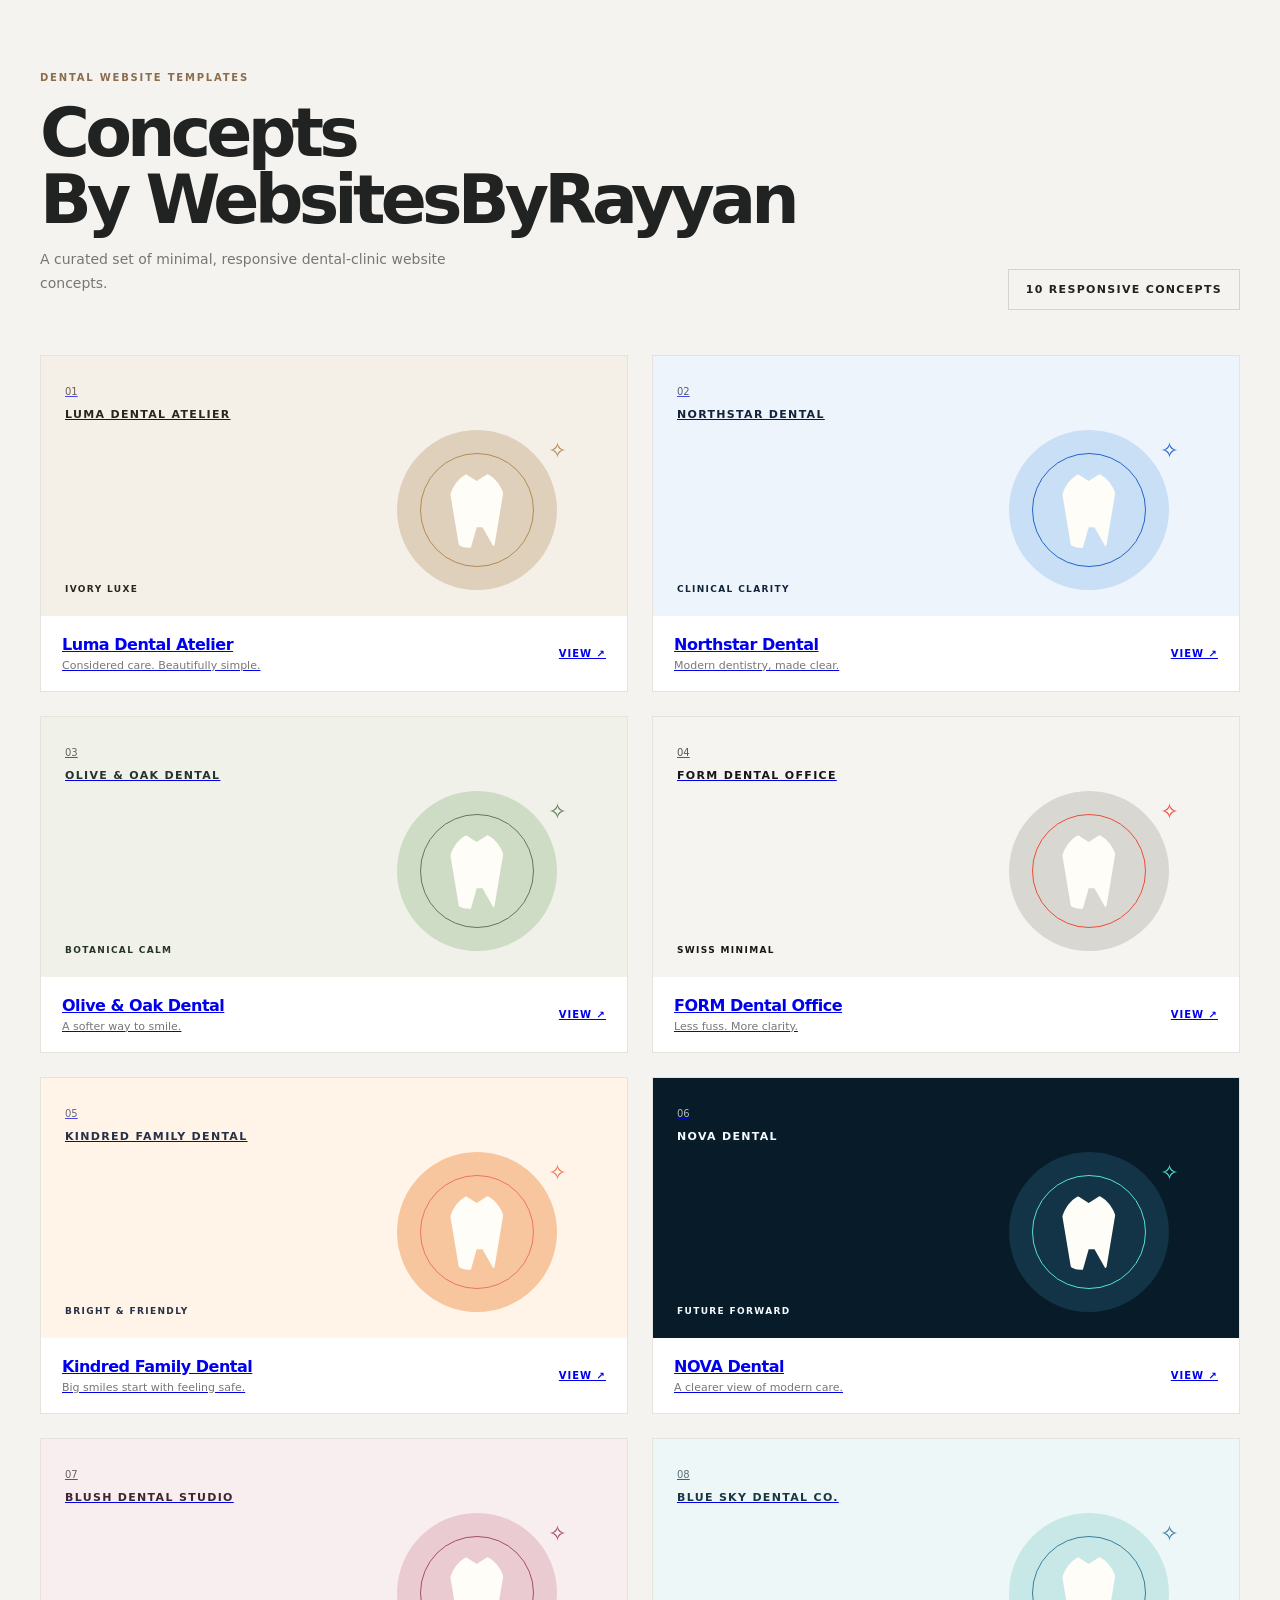
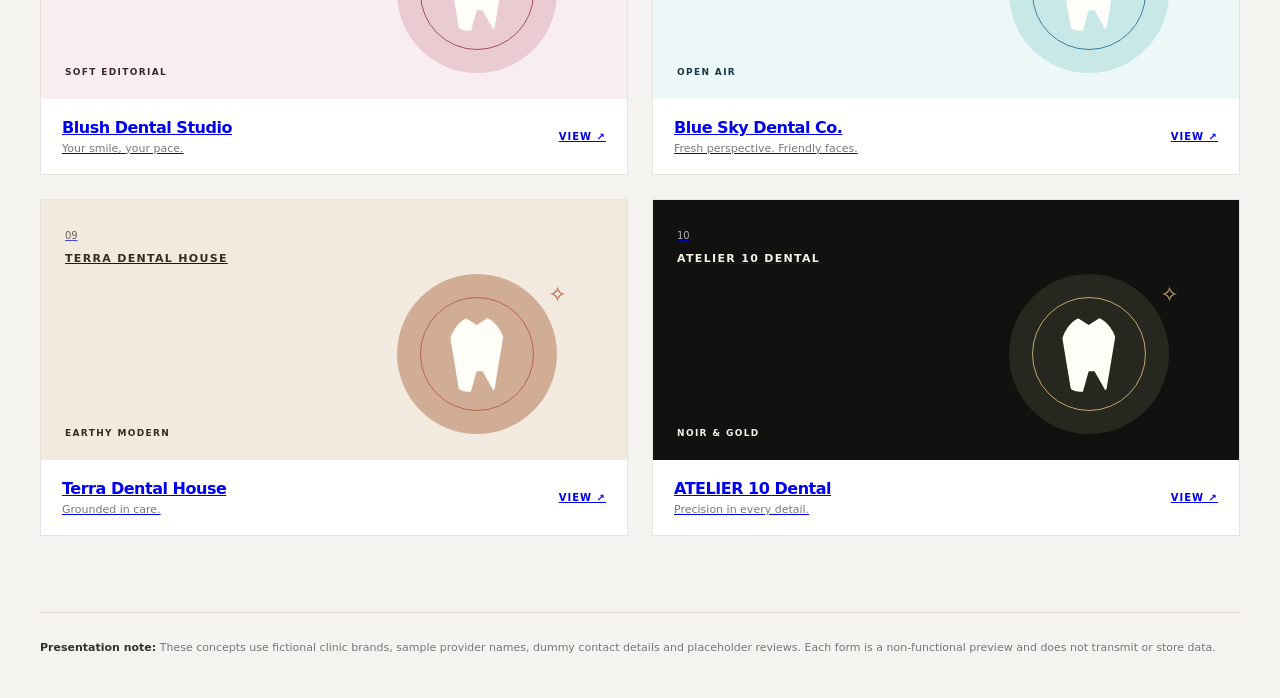
<file: index.html>
<!doctype html>
<html lang="en">
  <head>
    <meta charset="utf-8" />
    <meta name="viewport" content="width=device-width, initial-scale=1" />
    <title>Dental Website Concepts</title>
    <style>
      * {
        box-sizing: border-box;
      }
      body {
        margin: 0;
        background: #f5f3ef;
        color: #202321;
        font-family:
          Inter,
          ui-sans-serif,
          system-ui,
          -apple-system,
          "Segoe UI",
          sans-serif;
      }
      .wrap {
        width: min(1200px, calc(100% - 48px));
        margin: auto;
      }
      header {
        padding: 72px 0 45px;
        display: flex;
        justify-content: space-between;
        align-items: end;
        gap: 24px;
      }
      .eyebrow {
        font-size: 10px;
        letter-spacing: 0.18em;
        font-weight: 800;
        color: #8b6d4d;
      }
      h1 {
        font-size: clamp(40px, 6vw, 68px);
        line-height: 0.98;
        letter-spacing: -0.07em;
        margin: 17px 0 15px;
        font-weight: 650;
      }
      header p {
        max-width: 470px;
        color: #747773;
        font-size: 14px;
        line-height: 1.7;
      }
      .count {
        font-size: 11px;
        letter-spacing: 0.12em;
        font-weight: 800;
        border: 1px solid #d6d3cc;
        padding: 13px 17px;
        white-space: nowrap;
      }
      .grid {
        display: grid;
        grid-template-columns: repeat(2, 1fr);
        gap: 24px;
        padding-bottom: 76px;
      }
      .card {
        display: block;
        background: #fff;
        border: 1px solid #e6e3dd;
        transition: 0.25s;
        min-width: 0;
      }
      .card:hover {
        transform: translateY(-5px);
        box-shadow: 0 18px 40px #25221d12;
      }
      .preview {
        height: 260px;
        position: relative;
        overflow: hidden;
        padding: 24px;
        background: var(--bg);
        color: var(--ink);
      }
      .preview > span {
        font-size: 10px;
        opacity: 0.7;
      }
      .preview-logo {
        font-size: 11px;
        font-weight: 850;
        letter-spacing: 0.12em;
        text-transform: uppercase;
        margin-top: 9px;
      }
      .preview-graphic {
        position: absolute;
        width: 160px;
        height: 160px;
        border-radius: 50%;
        background: var(--art);
        right: 12%;
        top: 50%;
        transform: translateY(-35%);
        display: grid;
        place-items: center;
      }
      .preview-graphic:before {
        content: "";
        position: absolute;
        width: 112px;
        height: 112px;
        border: 1px solid var(--accent);
        border-radius: 50%;
      }
      .preview-graphic div {
        width: 58px;
        height: 76px;
        border-radius: 48% 48% 35% 35%;
        background: #fffdf7;
        clip-path: polygon(
          0 8%,
          25% 0,
          50% 12%,
          75% 0,
          100% 8%,
          92% 45%,
          80% 100%,
          60% 73%,
          50% 73%,
          40% 100%,
          20% 100%,
          8% 45%
        );
      }
      .preview-graphic b {
        position: absolute;
        right: -10px;
        top: 8px;
        color: var(--accent);
        font-size: 22px;
      }
      .preview small {
        position: absolute;
        bottom: 22px;
        left: 24px;
        font-weight: 800;
        font-size: 9px;
        letter-spacing: 0.15em;
      }
      .card-info {
        display: flex;
        align-items: center;
        justify-content: space-between;
        padding: 19px 21px;
        gap: 16px;
      }
      .card-info h2 {
        font-size: 16px;
        margin: 0 0 5px;
        letter-spacing: -0.03em;
      }
      .card-info p {
        font-size: 11px;
        color: #777;
        margin: 0;
      }
      .open {
        font-size: 10px;
        letter-spacing: 0.1em;
        font-weight: 850;
        white-space: nowrap;
      }
      .note {
        border-top: 1px solid #ddd9d0;
        padding: 25px 0 40px;
        color: #777;
        font-size: 11px;
        line-height: 1.8;
      }
      .note strong {
        color: #31332e;
      }
      .c1 {
        --bg: #f5f0e7;
        --ink: #29251f;
        --accent: #b58b55;
        --art: #ded0bb;
      }
      .c2 {
        --bg: #edf4fb;
        --ink: #12233a;
        --accent: #2464ce;
        --art: #c9dff5;
      }
      .c3 {
        --bg: #f0f2e9;
        --ink: #263329;
        --accent: #607b59;
        --art: #cedbc5;
      }
      .c4 {
        --bg: #f5f4f1;
        --ink: #161616;
        --accent: #f04c39;
        --art: #d9d7d1;
      }
      .c5 {
        --bg: #fff4e7;
        --ink: #263047;
        --accent: #ed765e;
        --art: #f7c69e;
      }
      .c6 {
        --bg: #081b29;
        --ink: #f4fbff;
        --accent: #54e1d1;
        --art: #123446;
      }
      .c7 {
        --bg: #f8eef0;
        --ink: #3c2630;
        --accent: #a64f61;
        --art: #eacbd2;
      }
      .c8 {
        --bg: #edf7f8;
        --ink: #183746;
        --accent: #377f9e;
        --art: #c8e8e8;
      }
      .c9 {
        --bg: #f2e9df;
        --ink: #382b24;
        --accent: #b86645;
        --art: #d1ad96;
      }
      .c10 {
        --bg: #111210;
        --ink: #f6f1e7;
        --accent: #c5a56b;
        --art: #262820;
      }
      @media (max-width: 700px) {
        .wrap {
          width: calc(100% - 30px);
        }
        header {
          padding: 48px 0 30px;
          display: block;
        }
        .count {
          display: inline-block;
          margin-top: 10px;
        }
        .grid {
          grid-template-columns: 1fr;
          gap: 17px;
        }
        .preview {
          height: 225px;
        }
      }
      @media (max-width: 360px) {
        .wrap {
          width: calc(100% - 20px);
        }
        .preview {
          height: 205px;
          padding: 18px;
        }
        .preview-graphic {
          width: 128px;
          height: 128px;
          right: 8%;
        }
      }
    </style>
  </head>
  <body>
    <div class="wrap">
      <header>
        <div>
          <div class="eyebrow">DENTAL WEBSITE TEMPLATES</div>
          <h1>Concepts<br />By WebsitesByRayyan</h1>
          <p>
            A curated set of minimal, responsive dental-clinic website concepts.
          </p>
        </div>
        <div class="count">10 RESPONSIVE CONCEPTS</div>
      </header>
      <main class="grid">
        <a class="card c1" href="template-01-luma-dental-atelier/index.html"
          ><div class="preview">
            <span>01</span>
            <div class="preview-logo">Luma Dental Atelier</div>
            <div class="preview-graphic">
              <div></div>
              <b>✧</b>
            </div>
            <small>IVORY LUXE</small>
          </div>
          <div class="card-info">
            <div>
              <h2>Luma Dental Atelier</h2>
              <p>Considered care. Beautifully simple.</p>
            </div>
            <span class="open">VIEW ↗</span>
          </div></a
        ><a class="card c2" href="template-02-northstar-dental/index.html"
          ><div class="preview">
            <span>02</span>
            <div class="preview-logo">Northstar Dental</div>
            <div class="preview-graphic">
              <div></div>
              <b>✧</b>
            </div>
            <small>CLINICAL CLARITY</small>
          </div>
          <div class="card-info">
            <div>
              <h2>Northstar Dental</h2>
              <p>Modern dentistry, made clear.</p>
            </div>
            <span class="open">VIEW ↗</span>
          </div></a
        ><a class="card c3" href="template-03-olive-and-oak-dental/index.html"
          ><div class="preview">
            <span>03</span>
            <div class="preview-logo">Olive &amp; Oak Dental</div>
            <div class="preview-graphic">
              <div></div>
              <b>✧</b>
            </div>
            <small>BOTANICAL CALM</small>
          </div>
          <div class="card-info">
            <div>
              <h2>Olive &amp; Oak Dental</h2>
              <p>A softer way to smile.</p>
            </div>
            <span class="open">VIEW ↗</span>
          </div></a
        ><a class="card c4" href="template-04-form-dental-office/index.html"
          ><div class="preview">
            <span>04</span>
            <div class="preview-logo">FORM Dental Office</div>
            <div class="preview-graphic">
              <div></div>
              <b>✧</b>
            </div>
            <small>SWISS MINIMAL</small>
          </div>
          <div class="card-info">
            <div>
              <h2>FORM Dental Office</h2>
              <p>Less fuss. More clarity.</p>
            </div>
            <span class="open">VIEW ↗</span>
          </div></a
        ><a class="card c5" href="template-05-kindred-family-dental/index.html"
          ><div class="preview">
            <span>05</span>
            <div class="preview-logo">Kindred Family Dental</div>
            <div class="preview-graphic">
              <div></div>
              <b>✧</b>
            </div>
            <small>BRIGHT &amp; FRIENDLY</small>
          </div>
          <div class="card-info">
            <div>
              <h2>Kindred Family Dental</h2>
              <p>Big smiles start with feeling safe.</p>
            </div>
            <span class="open">VIEW ↗</span>
          </div></a
        ><a class="card c6" href="template-06-nova-dental/index.html"
          ><div class="preview">
            <span>06</span>
            <div class="preview-logo">NOVA Dental</div>
            <div class="preview-graphic">
              <div></div>
              <b>✧</b>
            </div>
            <small>FUTURE FORWARD</small>
          </div>
          <div class="card-info">
            <div>
              <h2>NOVA Dental</h2>
              <p>A clearer view of modern care.</p>
            </div>
            <span class="open">VIEW ↗</span>
          </div></a
        ><a class="card c7" href="template-07-blush-dental-studio/index.html"
          ><div class="preview">
            <span>07</span>
            <div class="preview-logo">Blush Dental Studio</div>
            <div class="preview-graphic">
              <div></div>
              <b>✧</b>
            </div>
            <small>SOFT EDITORIAL</small>
          </div>
          <div class="card-info">
            <div>
              <h2>Blush Dental Studio</h2>
              <p>Your smile, your pace.</p>
            </div>
            <span class="open">VIEW ↗</span>
          </div></a
        ><a class="card c8" href="template-08-blue-sky-dental/index.html"
          ><div class="preview">
            <span>08</span>
            <div class="preview-logo">Blue Sky Dental Co.</div>
            <div class="preview-graphic">
              <div></div>
              <b>✧</b>
            </div>
            <small>OPEN AIR</small>
          </div>
          <div class="card-info">
            <div>
              <h2>Blue Sky Dental Co.</h2>
              <p>Fresh perspective. Friendly faces.</p>
            </div>
            <span class="open">VIEW ↗</span>
          </div></a
        ><a class="card c9" href="template-09-terra-dental-house/index.html"
          ><div class="preview">
            <span>09</span>
            <div class="preview-logo">Terra Dental House</div>
            <div class="preview-graphic">
              <div></div>
              <b>✧</b>
            </div>
            <small>EARTHY MODERN</small>
          </div>
          <div class="card-info">
            <div>
              <h2>Terra Dental House</h2>
              <p>Grounded in care.</p>
            </div>
            <span class="open">VIEW ↗</span>
          </div></a
        ><a class="card c10" href="template-10-atelier-ten-dental/index.html"
          ><div class="preview">
            <span>10</span>
            <div class="preview-logo">ATELIER 10 Dental</div>
            <div class="preview-graphic">
              <div></div>
              <b>✧</b>
            </div>
            <small>NOIR &amp; GOLD</small>
          </div>
          <div class="card-info">
            <div>
              <h2>ATELIER 10 Dental</h2>
              <p>Precision in every detail.</p>
            </div>
            <span class="open">VIEW ↗</span>
          </div></a
        >
      </main>
      <div class="note">
        <strong>Presentation note:</strong> These concepts use fictional clinic
        brands, sample provider names, dummy contact details and placeholder
        reviews. Each form is a non-functional preview and does not transmit or
        store data.
      </div>
    </div>
  </body>
</html>
</file>
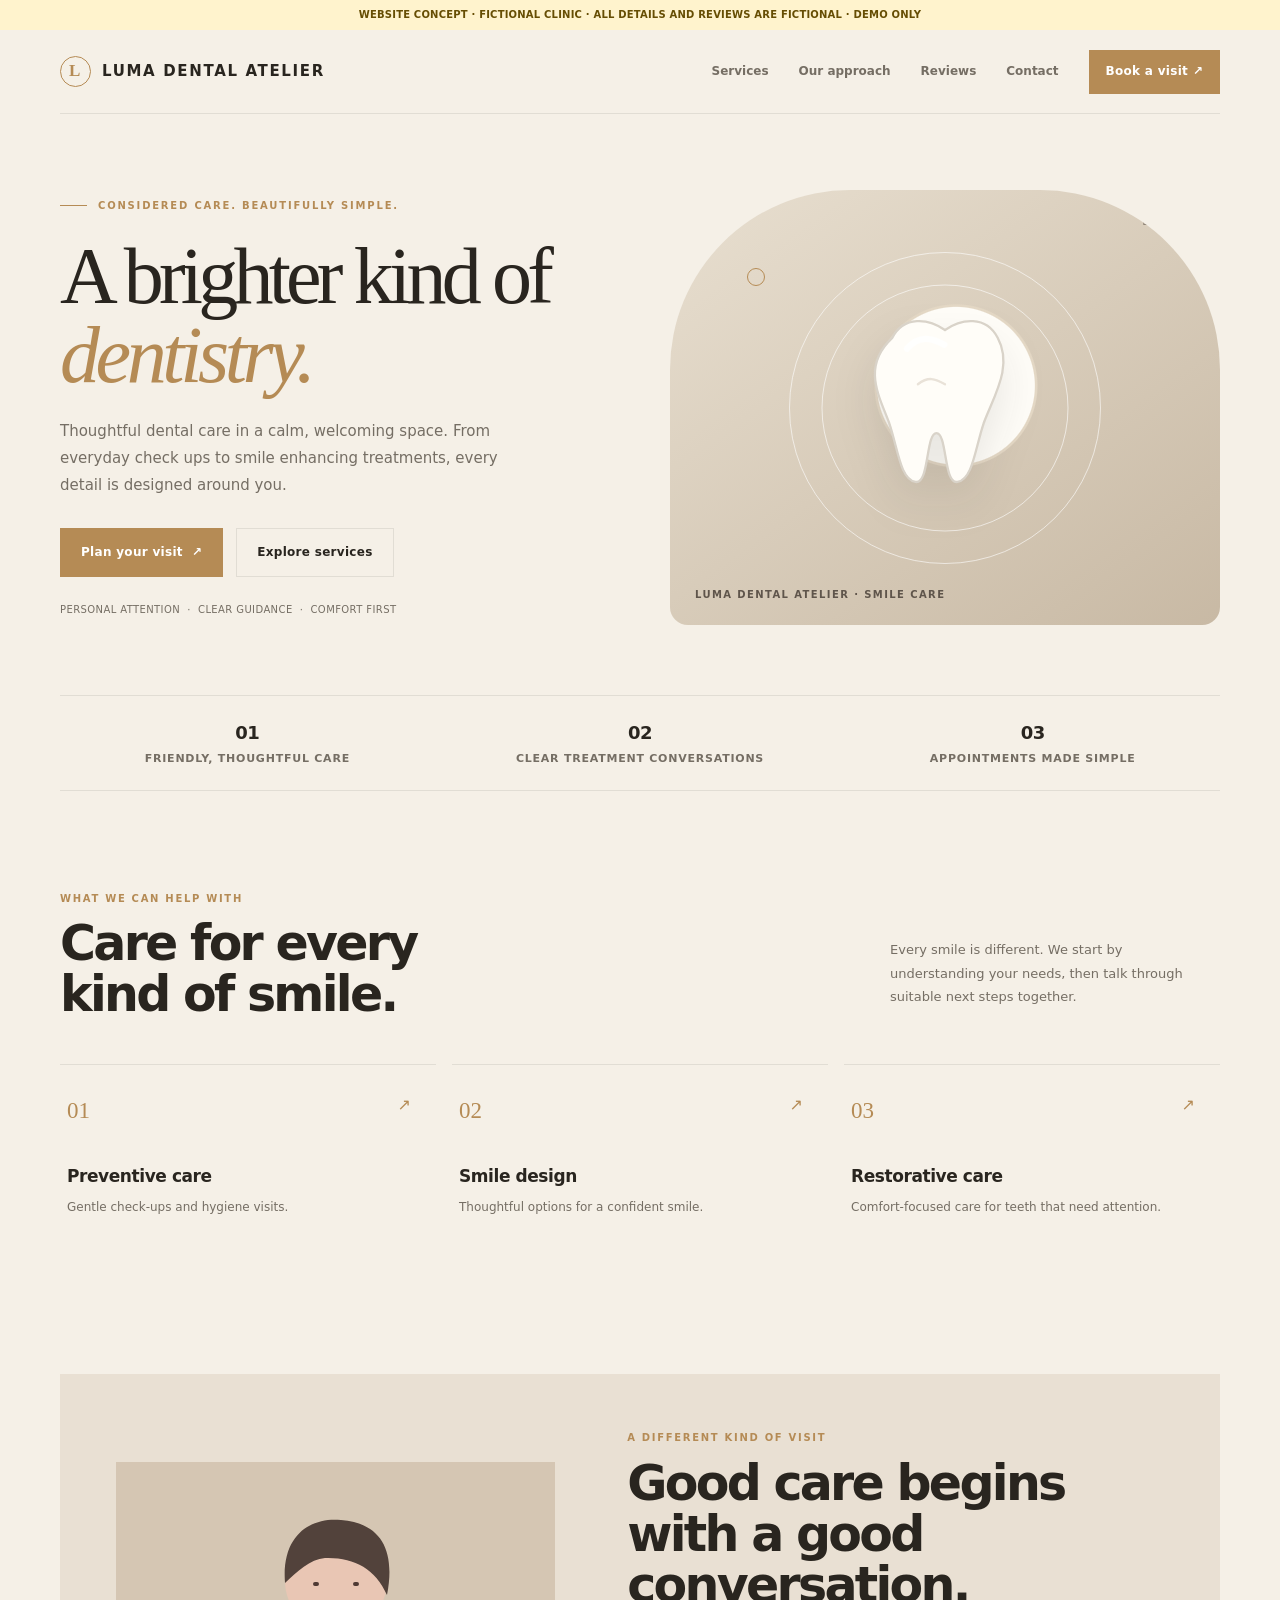
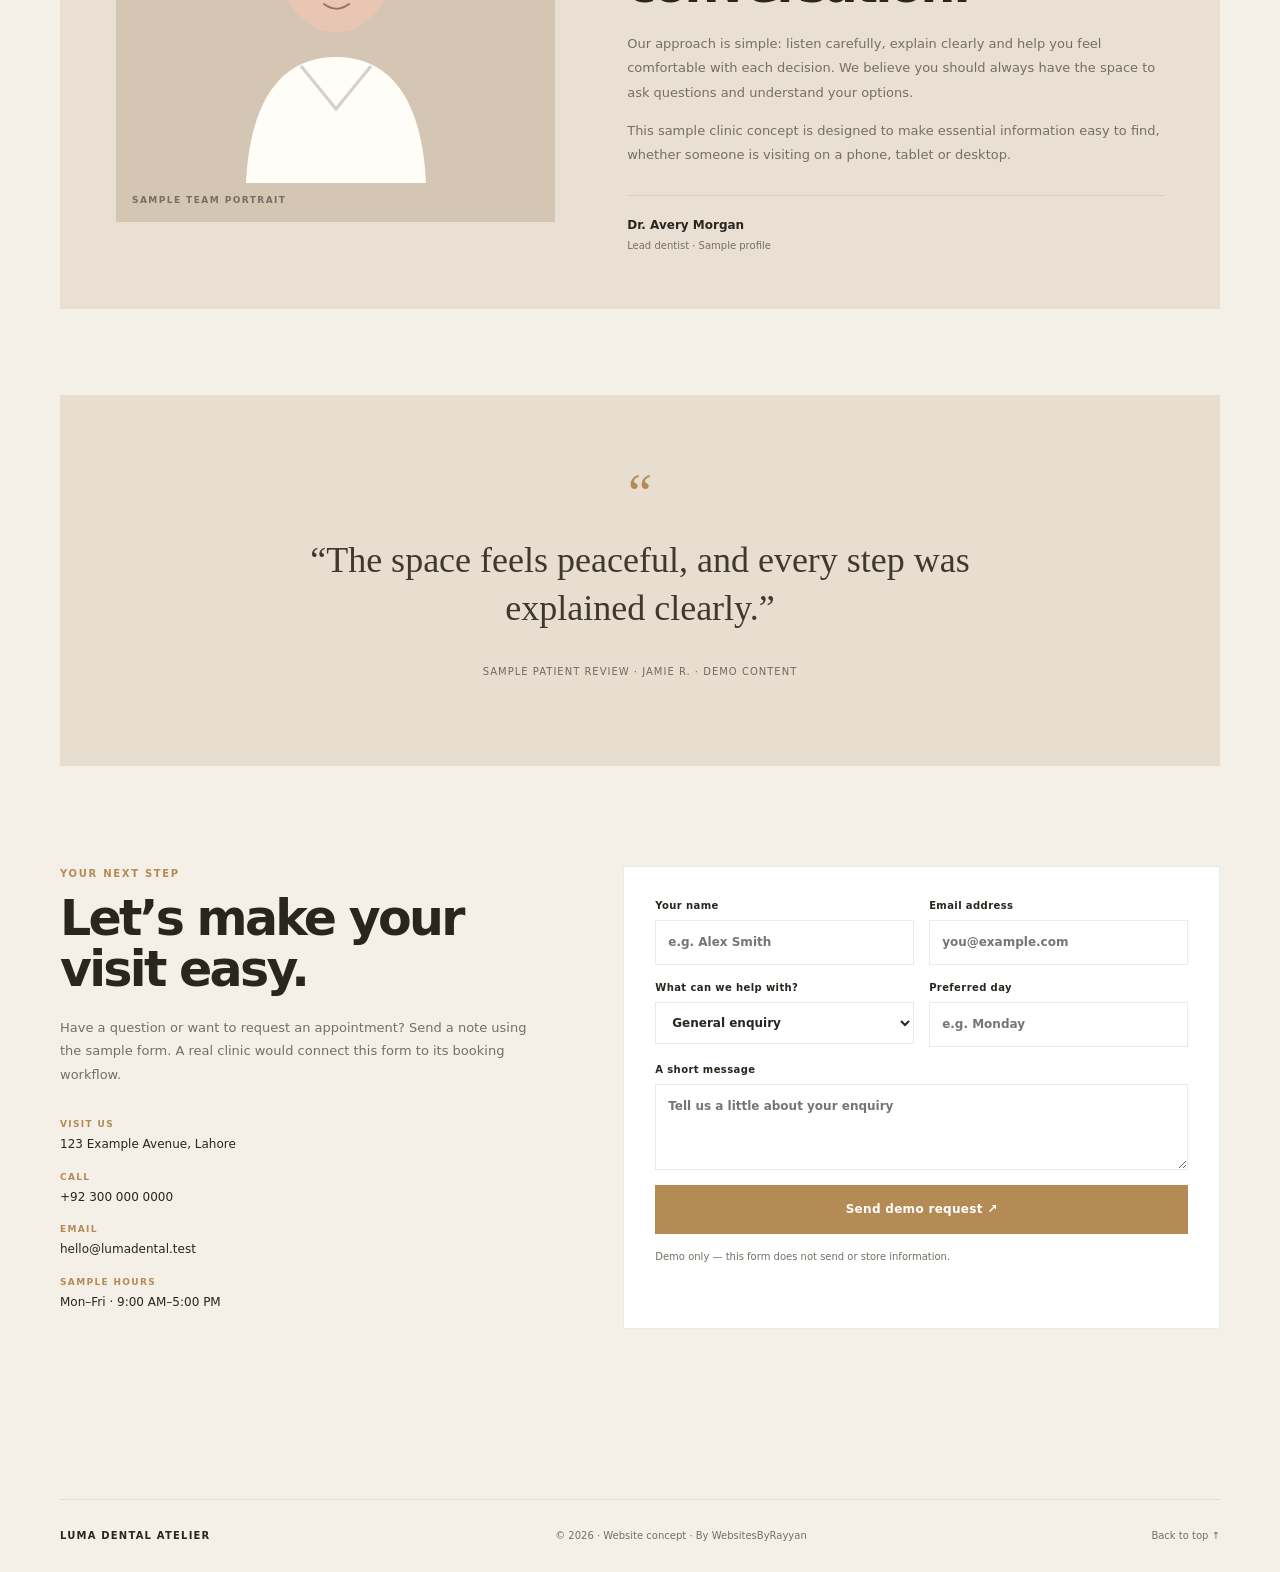
<file: template-01-luma-dental-atelier/index.html>
<!doctype html>
<html lang="en">
  <head>
    <meta charset="utf-8" />
    <meta name="viewport" content="width=device-width, initial-scale=1" />
    <meta
      name="description"
      content="Fictional dental clinic website concept for portfolio presentation."
    />
    <title>Luma Dental Atelier — Dental website concept</title>
    <style>
      :root {
        --bg: #f5f0e7;
        --ink: #29251f;
        --muted: #756e64;
        --accent: #b58b55;
        --line: #20202018;
        --card: #ffffff;
        --panel: #e9e0d3;
        --artbg: #e8dfd0;
        --artink: #5f554b;
        --quote-bg: #e7ded0;
        --quote-ink: #29251f;
        --portraitbg: #d5c6b3;
        --btntext: #fff;
      }
      * {
        box-sizing: border-box;
      }
      html {
        scroll-behavior: smooth;
      }
      body {
        margin: 0;
        background: var(--bg);
        color: var(--ink);
        font-family:
          Inter,
          ui-sans-serif,
          system-ui,
          -apple-system,
          "Segoe UI",
          sans-serif;
        line-height: 1.55;
      }
      a {
        color: inherit;
        text-decoration: none;
      }
      button,
      input,
      select,
      textarea {
        font: inherit;
      }
      .site {
        overflow: hidden;
      }
      .wrap {
        width: min(1160px, calc(100% - 48px));
        margin: auto;
      }
      .nav {
        height: 84px;
        display: flex;
        align-items: center;
        justify-content: space-between;
        border-bottom: 1px solid var(--line);
        position: relative;
        z-index: 5;
      }
      .brand {
        font-size: 15px;
        font-weight: 800;
        letter-spacing: 0.11em;
        text-transform: uppercase;
        display: flex;
        align-items: center;
        gap: 11px;
      }
      .brand-mark {
        width: 31px;
        height: 31px;
        border: 1.5px solid var(--accent);
        border-radius: 50%;
        display: grid;
        place-items: center;
        color: var(--accent);
        font-family: Georgia, serif;
        font-size: 17px;
      }
      .navlinks {
        display: flex;
        align-items: center;
        gap: 30px;
        font-size: 12px;
        font-weight: 650;
        color: var(--muted);
      }
      .navlinks a:hover {
        color: var(--ink);
      }
      .nav-cta,
      .btn {
        display: inline-flex;
        align-items: center;
        justify-content: center;
        gap: 9px;
        padding: 14px 20px;
        border: 1px solid var(--accent);
        background: var(--accent);
        color: var(--btntext, #fff);
        font-size: 12px;
        font-weight: 750;
        letter-spacing: 0.025em;
        transition: 0.2s;
      }
      .nav-cta {
        padding: 11px 16px;
      }
      .btn:hover,
      .nav-cta:hover {
        transform: translateY(-2px);
        filter: brightness(0.96);
      }
      .menu {
        display: none;
        background: none;
        color: var(--ink);
        border: 1px solid var(--line);
        padding: 9px 12px;
      }
      .hero {
        padding: 76px 0 70px;
        display: grid;
        grid-template-columns: 1.03fr 0.97fr;
        gap: 60px;
        align-items: center;
        min-height: 580px;
      }
      .eyebrow {
        font-size: 10px;
        letter-spacing: 0.18em;
        text-transform: uppercase;
        font-weight: 800;
        color: var(--accent);
        display: flex;
        align-items: center;
        gap: 11px;
      }
      .eyebrow:before {
        content: "";
        width: 27px;
        height: 1px;
        background: currentColor;
      }
      .hero h1 {
        font-size: clamp(46px, 6vw, 76px);
        line-height: 0.99;
        letter-spacing: -0.065em;
        font-weight: 650;
        margin: 24px 0 23px;
        max-width: 620px;
      }
      .hero h1 em {
        font-family: Georgia, serif;
        font-weight: 400;
        color: var(--accent);
        letter-spacing: -0.055em;
      }
      .lead {
        font-size: 15px;
        line-height: 1.8;
        color: var(--muted);
        max-width: 480px;
      }
      .hero-actions {
        display: flex;
        gap: 13px;
        align-items: center;
        margin-top: 29px;
        flex-wrap: wrap;
      }
      .btn.secondary {
        background: transparent;
        color: var(--ink);
        border-color: var(--line);
      }
      .micro {
        font-size: 10px;
        color: var(--muted);
        margin-top: 25px;
        letter-spacing: 0.04em;
      }
      .art {
        height: 435px;
        position: relative;
        border-radius: var(--art-radius, 28px);
        background: var(--artbg);
        overflow: hidden;
        isolation: isolate;
      }
      .art:before,
      .art:after {
        content: "";
        position: absolute;
        z-index: -1;
      }
      .tooth {
        position: absolute;
        width: 210px;
        height: 250px;
        left: 50%;
        top: 48%;
        transform: translate(-50%, -50%);
        filter: drop-shadow(0 22px 22px #1a1a1a18);
      }
      .art-label {
        position: absolute;
        left: 25px;
        bottom: 23px;
        font-size: 10px;
        letter-spacing: 0.14em;
        text-transform: uppercase;
        color: var(--artink);
        font-weight: 750;
      }
      .art-number {
        position: absolute;
        right: 25px;
        top: 23px;
        font-size: 11px;
        color: var(--artink);
        opacity: 0.65;
      }
      .spark {
        position: absolute;
        border: 1px solid var(--accent);
        border-radius: 50%;
        width: 18px;
        height: 18px;
      }
      .trust {
        border-top: 1px solid var(--line);
        border-bottom: 1px solid var(--line);
        display: grid;
        grid-template-columns: repeat(3, 1fr);
        padding: 23px 0;
        gap: 18px;
      }
      .trust div {
        text-align: center;
        font-size: 11px;
        font-weight: 700;
        letter-spacing: 0.07em;
        text-transform: uppercase;
        color: var(--muted);
      }
      .trust strong {
        color: var(--ink);
        display: block;
        font-size: 18px;
        letter-spacing: -0.03em;
        margin-bottom: 3px;
      }
      .section {
        padding: 100px 0;
      }
      .section-head {
        display: flex;
        justify-content: space-between;
        align-items: end;
        gap: 30px;
        margin-bottom: 43px;
      }
      .kicker {
        font-size: 10px;
        letter-spacing: 0.17em;
        text-transform: uppercase;
        font-weight: 800;
        color: var(--accent);
      }
      h2 {
        font-size: clamp(33px, 4vw, 49px);
        line-height: 1.04;
        letter-spacing: -0.055em;
        font-weight: 620;
        margin: 13px 0 0;
      }
      .section-intro {
        font-size: 13px;
        line-height: 1.8;
        color: var(--muted);
        max-width: 330px;
      }
      .services {
        display: grid;
        grid-template-columns: repeat(3, 1fr);
        gap: 16px;
      }
      .service {
        padding: 28px;
        background: var(--card);
        border: 1px solid var(--line);
        min-height: 210px;
        position: relative;
      }
      .service-num {
        font-family: Georgia, serif;
        color: var(--accent);
        font-size: 23px;
      }
      .service h3 {
        font-size: 17px;
        margin: 34px 0 8px;
        letter-spacing: -0.025em;
      }
      .service p {
        font-size: 12px;
        line-height: 1.75;
        color: var(--muted);
        margin: 0;
      }
      .service-arrow {
        position: absolute;
        right: 25px;
        top: 28px;
        color: var(--accent);
      }
      .about {
        display: grid;
        grid-template-columns: 0.9fr 1.1fr;
        gap: 72px;
        align-items: center;
        background: var(--panel);
        padding: 56px;
      }
      .portrait {
        min-height: 360px;
        background: var(--portraitbg);
        position: relative;
        overflow: hidden;
        display: grid;
        place-items: center;
      }
      .portrait svg {
        width: 75%;
        height: auto;
        max-height: 330px;
      }
      .about-copy h2 {
        margin-bottom: 20px;
      }
      .about-copy p {
        font-size: 13px;
        line-height: 1.9;
        color: var(--muted);
      }
      .doctor {
        margin-top: 27px;
        padding-top: 20px;
        border-top: 1px solid var(--line);
        font-size: 12px;
        font-weight: 750;
      }
      .doctor span {
        display: block;
        font-size: 10px;
        color: var(--muted);
        font-weight: 500;
        margin-top: 3px;
      }
      .quote {
        padding: 83px 9%;
        text-align: center;
        background: var(--quote-bg);
        color: var(--quote-ink);
        margin-top: 86px;
      }
      .quote-mark {
        font-family: Georgia, serif;
        font-size: 54px;
        line-height: 0.6;
        color: var(--accent);
      }
      .quote blockquote {
        font-family: Georgia, serif;
        font-size: clamp(23px, 3vw, 36px);
        line-height: 1.35;
        max-width: 760px;
        margin: 25px auto;
      }
      .quote small {
        font-size: 10px;
        letter-spacing: 0.1em;
        text-transform: uppercase;
        opacity: 0.7;
      }
      .contact {
        display: grid;
        grid-template-columns: 0.9fr 1.1fr;
        gap: 75px;
        align-items: start;
      }
      .contact-copy h2 {
        margin-bottom: 20px;
      }
      .contact-copy p {
        color: var(--muted);
        font-size: 13px;
        line-height: 1.8;
      }
      .contact-details {
        margin-top: 32px;
        display: grid;
        gap: 17px;
        font-size: 12px;
      }
      .contact-details span {
        display: block;
        font-size: 9px;
        color: var(--accent);
        font-weight: 800;
        letter-spacing: 0.15em;
        text-transform: uppercase;
        margin-bottom: 3px;
      }
      .form {
        background: var(--card);
        border: 1px solid var(--line);
        padding: 31px;
        display: grid;
        grid-template-columns: 1fr 1fr;
        gap: 15px;
      }
      .form label {
        font-size: 10px;
        font-weight: 750;
        letter-spacing: 0.04em;
      }
      .form input,
      .form select,
      .form textarea {
        display: block;
        width: 100%;
        margin-top: 7px;
        border: 1px solid var(--line);
        background: var(--fieldbg, transparent);
        padding: 12px;
        color: var(--ink);
        outline: none;
        font-size: 12px;
        border-radius: 0;
      }
      .form input:focus,
      .form textarea:focus,
      .form select:focus {
        border-color: var(--accent);
      }
      .form .wide {
        grid-column: 1/-1;
      }
      .form textarea {
        min-height: 86px;
        resize: vertical;
      }
      .form button {
        grid-column: 1/-1;
        cursor: pointer;
      }
      .form-note {
        grid-column: 1/-1;
        font-size: 10px;
        color: var(--muted);
        margin: 0;
      }
      .form-status {
        grid-column: 1/-1;
        font-size: 12px;
        color: var(--accent);
        min-height: 18px;
      }
      .footer {
        padding: 28px 0;
        border-top: 1px solid var(--line);
        display: flex;
        justify-content: space-between;
        gap: 20px;
        font-size: 10px;
        color: var(--muted);
        margin-top: 70px;
      }
      .footer strong {
        color: var(--ink);
        letter-spacing: 0.12em;
        text-transform: uppercase;
      }
      .demo-banner {
        background: #fff3cd;
        color: #664d03;
        text-align: center;
        padding: 8px 16px;
        font: 700 10px/1.4 system-ui;
        letter-spacing: 0.02em;
      }
      .mobile-close {
        display: none;
      }
      @media (max-width: 820px) {
        .wrap {
          width: min(100% - 36px, 640px);
        }
        .nav {
          height: 72px;
        }
        .menu {
          display: block;
        }
        .navlinks {
          display: none;
          position: absolute;
          top: 71px;
          left: 0;
          right: 0;
          background: var(--bg);
          border: 1px solid var(--line);
          padding: 20px;
          flex-direction: column;
          align-items: stretch;
          gap: 18px;
          box-shadow: 0 15px 35px #00000012;
        }
        .navlinks.open {
          display: flex;
        }
        .navlinks .nav-cta {
          text-align: center;
        }
        .hero {
          grid-template-columns: 1fr;
          gap: 34px;
          padding: 55px 0 48px;
          min-height: 0;
        }
        .hero h1 {
          max-width: 660px;
        }
        .art {
          height: 360px;
        }
        .trust {
          grid-template-columns: 1fr;
          gap: 16px;
          padding: 19px 0;
        }
        .trust div {
          display: flex;
          align-items: center;
          justify-content: center;
          gap: 10px;
        }
        .trust strong {
          display: inline;
          margin: 0;
          font-size: 16px;
        }
        .section {
          padding: 72px 0;
        }
        .section-head {
          display: block;
        }
        .section-intro {
          margin-top: 18px;
        }
        .services {
          grid-template-columns: 1fr 1fr;
        }
        .about {
          grid-template-columns: 1fr;
          gap: 32px;
          padding: 25px;
        }
        .portrait {
          min-height: 280px;
        }
        .quote {
          margin-top: 60px;
          padding: 65px 8%;
        }
        .contact {
          grid-template-columns: 1fr;
          gap: 35px;
        }
        .footer {
          margin-top: 50px;
        }
      }
      @media (max-width: 520px) {
        .wrap {
          width: calc(100% - 30px);
        }
        .brand {
          font-size: 12px;
        }
        .hero {
          padding-top: 43px;
        }
        .hero h1 {
          font-size: 48px;
        }
        .lead {
          font-size: 14px;
        }
        .art {
          height: 310px;
        }
        .services {
          grid-template-columns: 1fr;
        }
        .service {
          min-height: 175px;
        }
        .service h3 {
          margin-top: 23px;
        }
        .section {
          padding: 59px 0;
        }
        .about {
          padding: 18px;
        }
        .portrait {
          min-height: 230px;
        }
        .form {
          grid-template-columns: 1fr;
          padding: 20px;
        }
        .form label,
        .form .wide,
        .form button,
        .form-note,
        .form-status {
          grid-column: 1;
        }
        .footer {
          flex-direction: column;
        }
        .navlinks {
          font-size: 14px;
        }
      }
      .hero {
        grid-template-columns: 1fr 1fr;
      }
      .hero h1 {
        font-family: Georgia, serif;
        font-size: clamp(51px, 6.5vw, 80px);
        font-weight: 400;
        letter-spacing: -0.06em;
      }
      .hero h1 em {
        font-style: italic;
      }
      .art {
        --art-radius: 180px 180px 18px 18px;
        background:
          radial-gradient(
            circle at 52% 45%,
            #fffdf8 0 21%,
            #e4d8c5 21.3% 21.7%,
            transparent 22%
          ),
          linear-gradient(145deg, #e8dfd0, #c8b9a4);
      }
      .art:before {
        width: 310px;
        height: 310px;
        border: 1px solid #fff9;
        left: 50%;
        top: 50%;
        transform: translate(-50%, -50%);
        border-radius: 50%;
      }
      .art:after {
        width: 245px;
        height: 245px;
        border: 1px solid #fff9;
        left: 50%;
        top: 50%;
        transform: translate(-50%, -50%);
        border-radius: 50%;
      }
      .tooth {
        width: 170px;
        height: 215px;
      }
      .service {
        border: 0;
        border-top: 1px solid var(--line);
        background: transparent;
        padding: 28px 7px;
      }
      .about {
        background: #e9e0d3;
      }
      .quote {
        background: #e7ded0;
        color: #40372e;
      }
      .portrait {
        background: #d5c6b3;
      }
    </style>
    <link rel="stylesheet" href="../responsive.css" />
  </head>
  <body>
    <div class="demo-banner">
      WEBSITE CONCEPT · FICTIONAL CLINIC · ALL DETAILS AND REVIEWS ARE
      FICTIONAL · DEMO ONLY 
    </div>
    <div class="site">
      <div class="wrap">
        <header class="nav">
          <a class="brand" href="#top"
            ><span class="brand-mark">L</span>Luma Dental Atelier</a
          ><button
            class="menu"
            aria-expanded="false"
            aria-label="Open navigation"
          >
            Menu ☰
          </button>
          <nav class="navlinks" aria-label="Main navigation">
            <a href="#services">Services</a><a href="#about">Our approach</a
            ><a href="#reviews">Reviews</a><a href="#contact">Contact</a
            ><a class="nav-cta" href="#contact">Book a visit ↗</a>
          </nav>
        </header>
        <main id="top">
          <section class="hero">
            <div>
              <div class="eyebrow">Considered care. Beautifully simple.</div>
              <h1>A brighter kind of <em>dentistry.</em></h1>
              <p class="lead">
                Thoughtful dental care in a calm, welcoming space. From everyday
                check ups to smile enhancing treatments, every detail is
                designed around you.
              </p>
              <div class="hero-actions">
                <a class="btn" href="#contact">Plan your visit <span>↗</span></a
                ><a class="btn secondary" href="#services">Explore services</a>
              </div>
              <div class="micro">
                PERSONAL ATTENTION &nbsp;·&nbsp; CLEAR GUIDANCE &nbsp;·&nbsp;
                COMFORT FIRST
              </div>
            </div>
            <div class="art" aria-label="Decorative dental illustration">
              <div class="spark" style="left: 14%; top: 18%"></div>
              <svg
                class="tooth"
                viewBox="0 0 220 260"
                fill="none"
                aria-hidden="true"
              >
                <path
                  d="M42 51C57 22 89 26 110 41C131 26 163 22 178 51C198 88 173 126 160 161C149 193 146 234 126 237C108 240 113 174 99 174C85 174 90 240 72 237C52 234 49 193 38 161C25 126 2 88 42 51Z"
                  fill="#fffdf8"
                  stroke="#d9d3c9"
                  stroke-width="3"
                />
                <path
                  d="M61 65C77 47 93 51 109 60"
                  stroke="#fff"
                  stroke-width="8"
                  stroke-linecap="round"
                  opacity=".9"
                />
                <path
                  d="M75 111C88 101 97 103 110 111"
                  stroke="#e9e2d8"
                  stroke-width="3"
                  stroke-linecap="round"
                />
              </svg>
              <div class="art-label">Luma Dental Atelier · SMILE CARE</div>
              <div class="art-number">LUXE / 01</div>
            </div>
          </section>
          <div class="trust">
            <div><strong>01</strong> Friendly, thoughtful care</div>
            <div><strong>02</strong> Clear treatment conversations</div>
            <div><strong>03</strong> Appointments made simple</div>
          </div>
          <section class="section" id="services">
            <div class="section-head">
              <div>
                <div class="kicker">WHAT WE CAN HELP WITH</div>
                <h2>Care for every<br />kind of smile.</h2>
              </div>
              <p class="section-intro">
                Every smile is different. We start by understanding your needs,
                then talk through suitable next steps together.
              </p>
            </div>
            <div class="services">
              <article class="service">
                <div class="service-num">01</div>
                <span class="service-arrow">↗</span>
                <h3>Preventive care</h3>
                <p>Gentle check-ups and hygiene visits.</p>
              </article>
              <article class="service">
                <div class="service-num">02</div>
                <span class="service-arrow">↗</span>
                <h3>Smile design</h3>
                <p>Thoughtful options for a confident smile.</p>
              </article>
              <article class="service">
                <div class="service-num">03</div>
                <span class="service-arrow">↗</span>
                <h3>Restorative care</h3>
                <p>Comfort-focused care for teeth that need attention.</p>
              </article>
            </div>
          </section>
          <section class="about" id="about">
            <div class="portrait">
              <svg viewBox="0 0 260 300" fill="none" aria-hidden="true">
                <circle cx="130" cy="89" r="51" fill="#E9C6B4" />
                <path
                  d="M79 91C75 40 108 25 135 28C174 31 190 57 181 103C169 76 147 65 119 66C104 67 91 80 79 91Z"
                  fill="#52423B"
                />
                <path
                  d="M40 291C44 207 76 165 130 165C184 165 216 207 220 291H40Z"
                  fill="#fffdf8"
                />
                <path
                  d="M95 174L130 217L165 174"
                  stroke="#D7D0C7"
                  stroke-width="3"
                />
                <path
                  d="M118 112C126 118 135 118 143 112"
                  stroke="#9D6E60"
                  stroke-width="2"
                  stroke-linecap="round"
                />
                <path
                  d="M109 92H111M149 92H151"
                  stroke="#4F3A34"
                  stroke-width="4"
                  stroke-linecap="round"
                />
              </svg>
              <div
                style="
                  position: absolute;
                  bottom: 14px;
                  left: 16px;
                  font-size: 9px;
                  letter-spacing: 0.16em;
                  font-weight: 800;
                  color: var(--muted);
                "
              >
                SAMPLE TEAM PORTRAIT
              </div>
            </div>
            <div class="about-copy">
              <div class="kicker">A DIFFERENT KIND OF VISIT</div>
              <h2>Good care begins with a good conversation.</h2>
              <p>
                Our approach is simple: listen carefully, explain clearly and
                help you feel comfortable with each decision. We believe you
                should always have the space to ask questions and understand
                your options.
              </p>
              <p>
                This sample clinic concept is designed to make essential
                information easy to find, whether someone is visiting on a
                phone, tablet or desktop.
              </p>
              <div class="doctor">
                Dr. Avery Morgan<span>Lead dentist · Sample profile</span>
              </div>
            </div>
          </section>
          <section class="quote" id="reviews">
            <div class="quote-mark">“</div>
            <blockquote>
              “The space feels peaceful, and every step was explained clearly.”
            </blockquote>
            <small>Sample patient review · Jamie R. · DEMO CONTENT</small>
          </section>
          <section class="section contact" id="contact">
            <div class="contact-copy">
              <div class="kicker">YOUR NEXT STEP</div>
              <h2>Let’s make your visit easy.</h2>
              <p>
                Have a question or want to request an appointment? Send a note
                using the sample form. A real clinic would connect this form to
                its booking workflow.
              </p>
              <div class="contact-details">
                <div><span>Visit us</span>123 Example Avenue, Lahore</div>
                <div><span>Call</span>+92 300 000 0000</div>
                <div><span>Email</span>hello@lumadental.test</div>
                <div><span>Sample hours</span>Mon–Fri · 9:00 AM–5:00 PM</div>
              </div>
            </div>
            <form class="form">
              <label
                >Your name<input
                  name="name"
                  placeholder="e.g. Alex Smith"
                  required /></label
              ><label
                >Email address<input
                  name="email"
                  type="email"
                  placeholder="you@example.com"
                  required /></label
              ><label
                >What can we help with?<select name="reason">
                  <option>General enquiry</option>
                  <option>New patient visit</option>
                  <option>Routine check-up</option>
                  <option>Other</option>
                </select></label
              ><label
                >Preferred day<input
                  name="day"
                  type="text"
                  placeholder="e.g. Monday" /></label
              ><label class="wide"
                >A short message<textarea
                  name="message"
                  placeholder="Tell us a little about your enquiry"
                ></textarea></label
              ><button class="btn" type="submit">Send demo request ↗</button>
              <p class="form-note">
                Demo only — this form does not send or store information.
              </p>
              <div class="form-status" aria-live="polite"></div>
            </form>
          </section>
        </main>
        <footer class="footer">
          <strong>Luma Dental Atelier</strong
          ><span>© 2026 · Website concept · By WebsitesByRayyan</span
          ><a href="#top">Back to top ↑</a>
        </footer>
      </div>
    </div>
    <script>
      const menu = document.querySelector(".menu"),
        nav = document.querySelector(".navlinks");
      menu.addEventListener("click", () => {
        const open = nav.classList.toggle("open");
        menu.setAttribute("aria-expanded", String(open));
        menu.textContent = open ? "Close ×" : "Menu ☰";
      });
      nav.querySelectorAll("a").forEach((a) =>
        a.addEventListener("click", () => {
          nav.classList.remove("open");
          menu.setAttribute("aria-expanded", "false");
          menu.textContent = "Menu ☰";
        }),
      );
      document.querySelector(".form").addEventListener("submit", (e) => {
        e.preventDefault();
        document.querySelector(".form-status").textContent =
          "Thanks, this is a design preview. No information has been sent.";
        e.target.reset();
      });
    </script>
  </body>
</html>
</file>
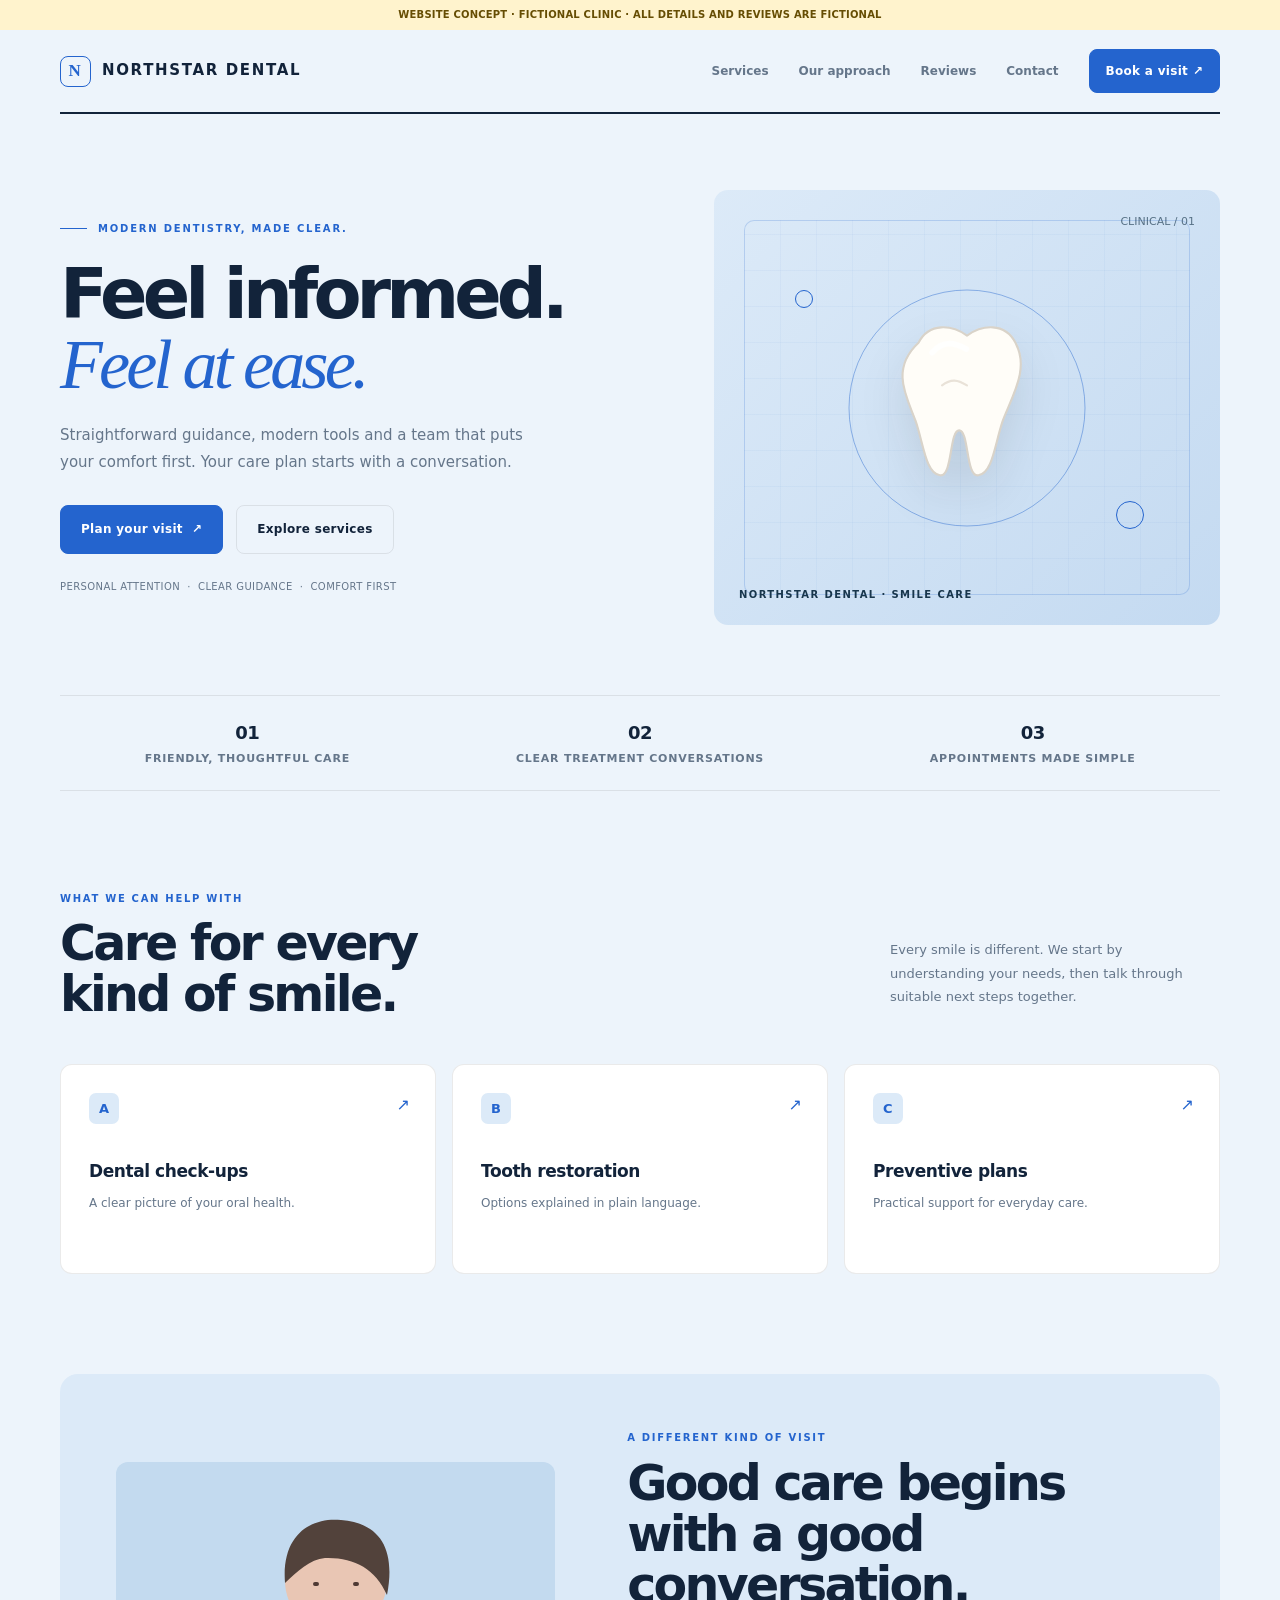
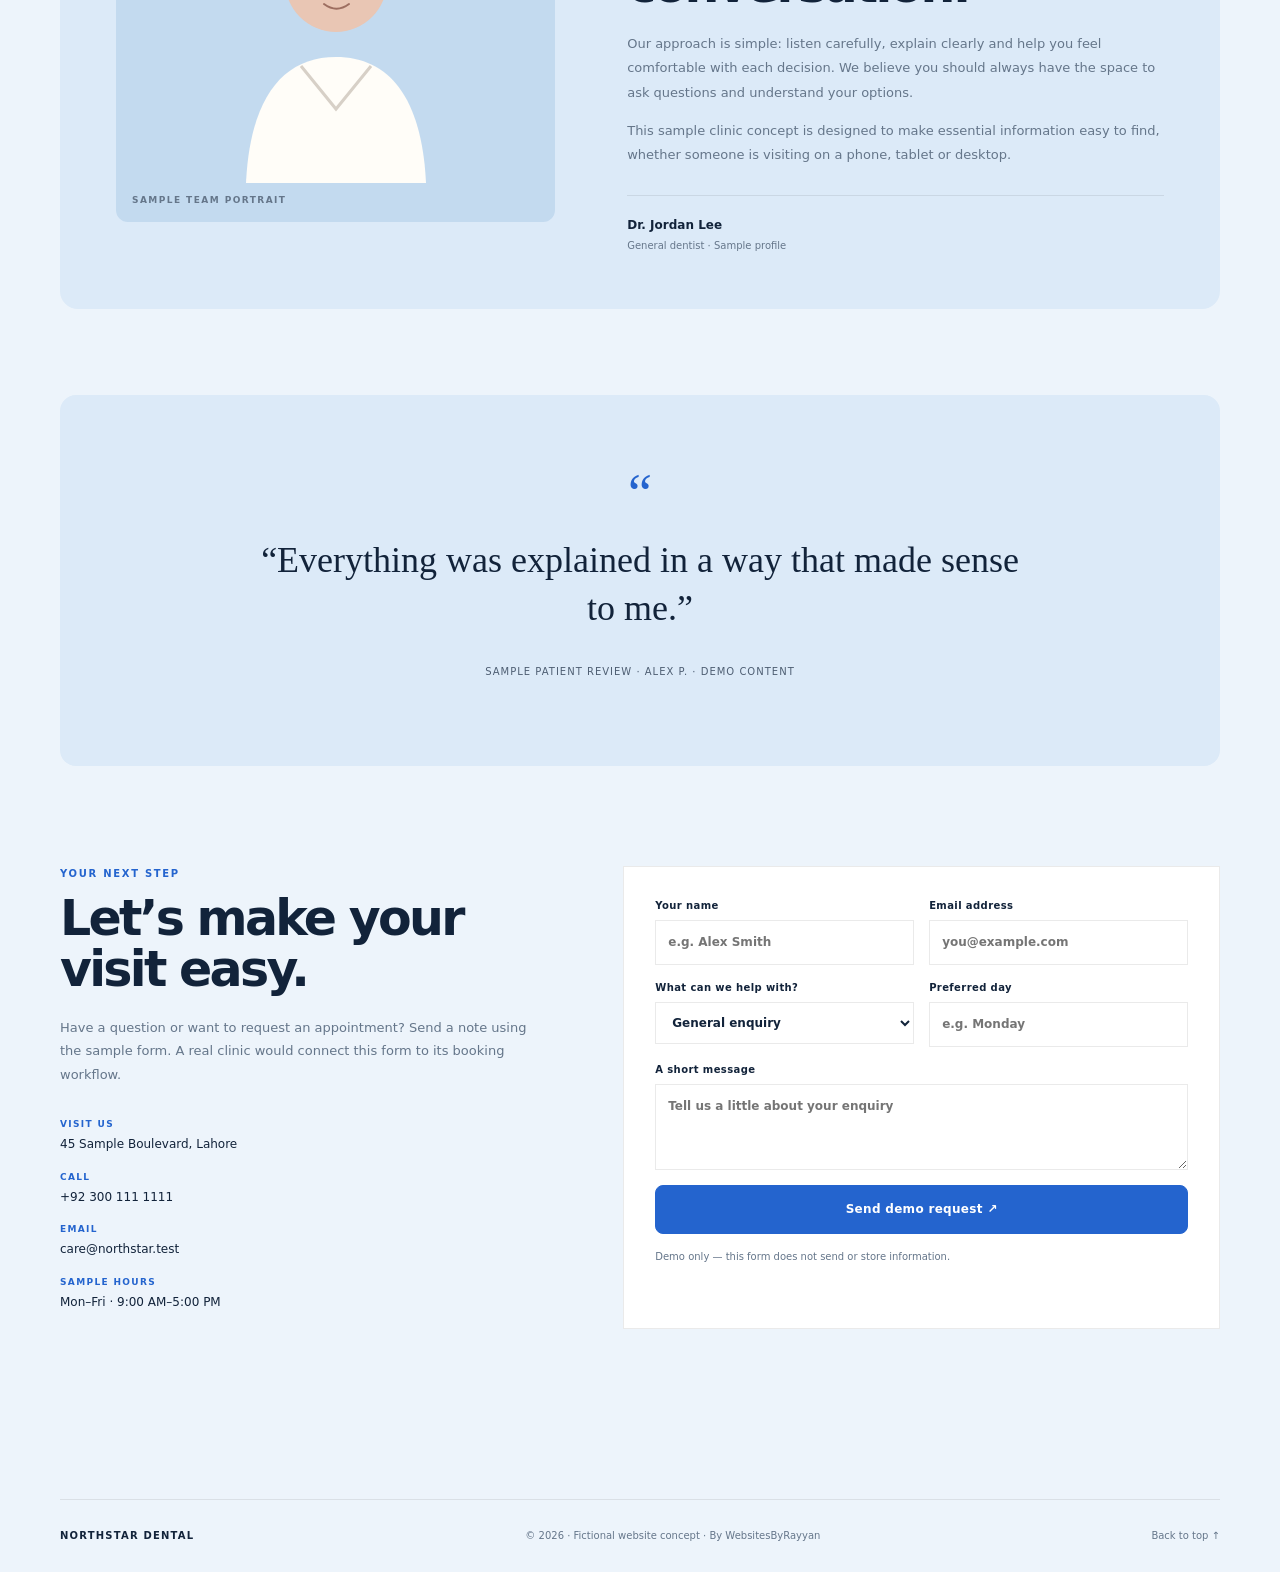
<file: template-02-northstar-dental/index.html>
<!doctype html>
<html lang="en"><head><meta charset="utf-8"><meta name="viewport" content="width=device-width, initial-scale=1"><meta name="description" content="Fictional dental clinic website concept for portfolio presentation."><title>Northstar Dental — Dental website concept</title><style>:root{--bg:#edf4fb;--ink:#12233a;--muted:#65768a;--accent:#2464ce;--line:#20202018;--card:#ffffff;--panel:#dceaf8;--artbg:#dceaf8;--artink:#18364c;--quote-bg:#dceaf8;--quote-ink:#12233a;--portraitbg:#c3daef;--btntext:#fff}*{box-sizing:border-box}html{scroll-behavior:smooth}body{margin:0;background:var(--bg);color:var(--ink);font-family:Inter,ui-sans-serif,system-ui,-apple-system,"Segoe UI",sans-serif;line-height:1.55}a{color:inherit;text-decoration:none}button,input,select,textarea{font:inherit}.site{overflow:hidden}.wrap{width:min(1160px,calc(100% - 48px));margin:auto}.nav{height:84px;display:flex;align-items:center;justify-content:space-between;border-bottom:1px solid var(--line);position:relative;z-index:5}.brand{font-size:15px;font-weight:800;letter-spacing:.11em;text-transform:uppercase;display:flex;align-items:center;gap:11px}.brand-mark{width:31px;height:31px;border:1.5px solid var(--accent);border-radius:50%;display:grid;place-items:center;color:var(--accent);font-family:Georgia,serif;font-size:17px}.navlinks{display:flex;align-items:center;gap:30px;font-size:12px;font-weight:650;color:var(--muted)}.navlinks a:hover{color:var(--ink)}.nav-cta,.btn{display:inline-flex;align-items:center;justify-content:center;gap:9px;padding:14px 20px;border:1px solid var(--accent);background:var(--accent);color:var(--btntext,#fff);font-size:12px;font-weight:750;letter-spacing:.025em;transition:.2s}.nav-cta{padding:11px 16px}.btn:hover,.nav-cta:hover{transform:translateY(-2px);filter:brightness(.96)}.menu{display:none;background:none;color:var(--ink);border:1px solid var(--line);padding:9px 12px}.hero{padding:76px 0 70px;display:grid;grid-template-columns:1.03fr .97fr;gap:60px;align-items:center;min-height:580px}.eyebrow{font-size:10px;letter-spacing:.18em;text-transform:uppercase;font-weight:800;color:var(--accent);display:flex;align-items:center;gap:11px}.eyebrow:before{content:"";width:27px;height:1px;background:currentColor}.hero h1{font-size:clamp(46px,6vw,76px);line-height:.99;letter-spacing:-.065em;font-weight:650;margin:24px 0 23px;max-width:620px}.hero h1 em{font-family:Georgia,serif;font-weight:400;color:var(--accent);letter-spacing:-.055em}.lead{font-size:15px;line-height:1.8;color:var(--muted);max-width:480px}.hero-actions{display:flex;gap:13px;align-items:center;margin-top:29px;flex-wrap:wrap}.btn.secondary{background:transparent;color:var(--ink);border-color:var(--line)}.micro{font-size:10px;color:var(--muted);margin-top:25px;letter-spacing:.04em}.art{height:435px;position:relative;border-radius:var(--art-radius,28px);background:var(--artbg);overflow:hidden;isolation:isolate}.art:before,.art:after{content:"";position:absolute;z-index:-1}.tooth{position:absolute;width:210px;height:250px;left:50%;top:48%;transform:translate(-50%,-50%);filter:drop-shadow(0 22px 22px #1a1a1a18)}.art-label{position:absolute;left:25px;bottom:23px;font-size:10px;letter-spacing:.14em;text-transform:uppercase;color:var(--artink);font-weight:750}.art-number{position:absolute;right:25px;top:23px;font-size:11px;color:var(--artink);opacity:.65}.spark{position:absolute;border:1px solid var(--accent);border-radius:50%;width:18px;height:18px}.trust{border-top:1px solid var(--line);border-bottom:1px solid var(--line);display:grid;grid-template-columns:repeat(3,1fr);padding:23px 0;gap:18px}.trust div{text-align:center;font-size:11px;font-weight:700;letter-spacing:.07em;text-transform:uppercase;color:var(--muted)}.trust strong{color:var(--ink);display:block;font-size:18px;letter-spacing:-.03em;margin-bottom:3px}.section{padding:100px 0}.section-head{display:flex;justify-content:space-between;align-items:end;gap:30px;margin-bottom:43px}.kicker{font-size:10px;letter-spacing:.17em;text-transform:uppercase;font-weight:800;color:var(--accent)}h2{font-size:clamp(33px,4vw,49px);line-height:1.04;letter-spacing:-.055em;font-weight:620;margin:13px 0 0}.section-intro{font-size:13px;line-height:1.8;color:var(--muted);max-width:330px}.services{display:grid;grid-template-columns:repeat(3,1fr);gap:16px}.service{padding:28px;background:var(--card);border:1px solid var(--line);min-height:210px;position:relative}.service-num{font-family:Georgia,serif;color:var(--accent);font-size:23px}.service h3{font-size:17px;margin:34px 0 8px;letter-spacing:-.025em}.service p{font-size:12px;line-height:1.75;color:var(--muted);margin:0}.service-arrow{position:absolute;right:25px;top:28px;color:var(--accent)}.about{display:grid;grid-template-columns:.9fr 1.1fr;gap:72px;align-items:center;background:var(--panel);padding:56px}.portrait{min-height:360px;background:var(--portraitbg);position:relative;overflow:hidden;display:grid;place-items:center}.portrait svg{width:75%;height:auto;max-height:330px}.about-copy h2{margin-bottom:20px}.about-copy p{font-size:13px;line-height:1.9;color:var(--muted)}.doctor{margin-top:27px;padding-top:20px;border-top:1px solid var(--line);font-size:12px;font-weight:750}.doctor span{display:block;font-size:10px;color:var(--muted);font-weight:500;margin-top:3px}.quote{padding:83px 9%;text-align:center;background:var(--quote-bg);color:var(--quote-ink);margin-top:86px}.quote-mark{font-family:Georgia,serif;font-size:54px;line-height:.6;color:var(--accent)}.quote blockquote{font-family:Georgia,serif;font-size:clamp(23px,3vw,36px);line-height:1.35;max-width:760px;margin:25px auto}.quote small{font-size:10px;letter-spacing:.1em;text-transform:uppercase;opacity:.7}.contact{display:grid;grid-template-columns:.9fr 1.1fr;gap:75px;align-items:start}.contact-copy h2{margin-bottom:20px}.contact-copy p{color:var(--muted);font-size:13px;line-height:1.8}.contact-details{margin-top:32px;display:grid;gap:17px;font-size:12px}.contact-details span{display:block;font-size:9px;color:var(--accent);font-weight:800;letter-spacing:.15em;text-transform:uppercase;margin-bottom:3px}.form{background:var(--card);border:1px solid var(--line);padding:31px;display:grid;grid-template-columns:1fr 1fr;gap:15px}.form label{font-size:10px;font-weight:750;letter-spacing:.04em}.form input,.form select,.form textarea{display:block;width:100%;margin-top:7px;border:1px solid var(--line);background:var(--fieldbg,transparent);padding:12px;color:var(--ink);outline:none;font-size:12px;border-radius:0}.form input:focus,.form textarea:focus,.form select:focus{border-color:var(--accent)}.form .wide{grid-column:1/-1}.form textarea{min-height:86px;resize:vertical}.form button{grid-column:1/-1;cursor:pointer}.form-note{grid-column:1/-1;font-size:10px;color:var(--muted);margin:0}.form-status{grid-column:1/-1;font-size:12px;color:var(--accent);min-height:18px}.footer{padding:28px 0;border-top:1px solid var(--line);display:flex;justify-content:space-between;gap:20px;font-size:10px;color:var(--muted);margin-top:70px}.footer strong{color:var(--ink);letter-spacing:.12em;text-transform:uppercase}.demo-banner{background:#fff3cd;color:#664d03;text-align:center;padding:8px 16px;font:700 10px/1.4 system-ui;letter-spacing:.02em}.mobile-close{display:none}
@media(max-width:820px){.wrap{width:min(100% - 36px,640px)}.nav{height:72px}.menu{display:block}.navlinks{display:none;position:absolute;top:71px;left:0;right:0;background:var(--bg);border:1px solid var(--line);padding:20px;flex-direction:column;align-items:stretch;gap:18px;box-shadow:0 15px 35px #00000012}.navlinks.open{display:flex}.navlinks .nav-cta{text-align:center}.hero{grid-template-columns:1fr;gap:34px;padding:55px 0 48px;min-height:0}.hero h1{max-width:660px}.art{height:360px}.trust{grid-template-columns:1fr;gap:16px;padding:19px 0}.trust div{display:flex;align-items:center;justify-content:center;gap:10px}.trust strong{display:inline;margin:0;font-size:16px}.section{padding:72px 0}.section-head{display:block}.section-intro{margin-top:18px}.services{grid-template-columns:1fr 1fr}.about{grid-template-columns:1fr;gap:32px;padding:25px}.portrait{min-height:280px}.quote{margin-top:60px;padding:65px 8%}.contact{grid-template-columns:1fr;gap:35px}.footer{margin-top:50px}}
@media(max-width:520px){.wrap{width:calc(100% - 30px)}.brand{font-size:12px}.hero{padding-top:43px}.hero h1{font-size:48px}.lead{font-size:14px}.art{height:310px}.services{grid-template-columns:1fr}.service{min-height:175px}.service h3{margin-top:23px}.section{padding:59px 0}.about{padding:18px}.portrait{min-height:230px}.form{grid-template-columns:1fr;padding:20px}.form label,.form .wide,.form button,.form-note,.form-status{grid-column:1}.footer{flex-direction:column}.navlinks{font-size:14px}}
.nav{border-bottom:2px solid var(--ink)}.brand-mark{border-radius:8px}.hero{grid-template-columns:1.08fr .92fr}.hero h1{font-size:clamp(47px,5.7vw,70px);letter-spacing:-.07em}.art{border-radius:14px;background:linear-gradient(135deg,#dceaf8,#c4daf1)}.art:before{inset:30px;border:1px solid #2464ce35;border-radius:10px;background:repeating-linear-gradient(0deg,transparent,transparent 35px,#2464ce13 36px),repeating-linear-gradient(90deg,transparent,transparent 35px,#2464ce13 36px)}.art:after{width:235px;height:235px;border:1px solid #2464ce70;border-radius:50%;left:50%;top:50%;transform:translate(-50%,-50%)}.tooth{width:185px}.service{border-radius:12px}.service-num{font:800 13px system-ui;color:var(--accent);background:#dceaf8;border-radius:7px;padding:8px 10px;display:inline-block}.about{border-radius:18px;background:#dceaf8}.portrait{border-radius:12px;background:#c3daef}.quote{border-radius:16px;background:#dceaf8;color:var(--ink)}.btn,.nav-cta{border-radius:8px}</style><link rel="stylesheet" href="../responsive.css"></head>
<body><div class="demo-banner">WEBSITE CONCEPT · FICTIONAL CLINIC · ALL DETAILS AND REVIEWS ARE FICTIONAL</div><div class="site"><div class="wrap"><header class="nav"><a class="brand" href="#top"><span class="brand-mark">N</span>Northstar Dental</a><button class="menu" aria-expanded="false" aria-label="Open navigation">Menu ☰</button><nav class="navlinks" aria-label="Main navigation"><a href="#services">Services</a><a href="#about">Our approach</a><a href="#reviews">Reviews</a><a href="#contact">Contact</a><a class="nav-cta" href="#contact">Book a visit ↗</a></nav></header>
<main id="top"><section class="hero"><div><div class="eyebrow">Modern dentistry, made clear.</div><h1>Feel informed. <em>Feel at ease.</em></h1><p class="lead">Straightforward guidance, modern tools and a team that puts your comfort first. Your care plan starts with a conversation.</p><div class="hero-actions"><a class="btn" href="#contact">Plan your visit <span>↗</span></a><a class="btn secondary" href="#services">Explore services</a></div><div class="micro">PERSONAL ATTENTION &nbsp;·&nbsp; CLEAR GUIDANCE &nbsp;·&nbsp; COMFORT FIRST</div></div><div class="art" aria-label="Decorative dental illustration"><div class="spark" style="left:16%;top:23%"></div><div class="spark" style="right:15%;bottom:22%;width:28px;height:28px"></div><svg class="tooth" viewBox="0 0 220 260" fill="none" aria-hidden="true"><path d="M42 51C57 22 89 26 110 41C131 26 163 22 178 51C198 88 173 126 160 161C149 193 146 234 126 237C108 240 113 174 99 174C85 174 90 240 72 237C52 234 49 193 38 161C25 126 2 88 42 51Z" fill="#fffdf8" stroke="#d9d3c9" stroke-width="3"/><path d="M61 65C77 47 93 51 109 60" stroke="#fff" stroke-width="8" stroke-linecap="round" opacity=".9"/><path d="M75 111C88 101 97 103 110 111" stroke="#e9e2d8" stroke-width="3" stroke-linecap="round"/></svg><div class="art-label">Northstar Dental · SMILE CARE</div><div class="art-number">CLINICAL / 01</div></div></section>
<div class="trust"><div><strong>01</strong> Friendly, thoughtful care</div><div><strong>02</strong> Clear treatment conversations</div><div><strong>03</strong> Appointments made simple</div></div>
<section class="section" id="services"><div class="section-head"><div><div class="kicker">WHAT WE CAN HELP WITH</div><h2>Care for every<br>kind of smile.</h2></div><p class="section-intro">Every smile is different. We start by understanding your needs, then talk through suitable next steps together.</p></div><div class="services"><article class="service"><div class="service-num">A</div><span class="service-arrow">↗</span><h3>Dental check-ups</h3><p>A clear picture of your oral health.</p></article><article class="service"><div class="service-num">B</div><span class="service-arrow">↗</span><h3>Tooth restoration</h3><p>Options explained in plain language.</p></article><article class="service"><div class="service-num">C</div><span class="service-arrow">↗</span><h3>Preventive plans</h3><p>Practical support for everyday care.</p></article></div></section>
<section class="about" id="about"><div class="portrait"><svg viewBox="0 0 260 300" fill="none" aria-hidden="true"><circle cx="130" cy="89" r="51" fill="#E9C6B4"/><path d="M79 91C75 40 108 25 135 28C174 31 190 57 181 103C169 76 147 65 119 66C104 67 91 80 79 91Z" fill="#52423B"/><path d="M40 291C44 207 76 165 130 165C184 165 216 207 220 291H40Z" fill="#fffdf8"/><path d="M95 174L130 217L165 174" stroke="#D7D0C7" stroke-width="3"/><path d="M118 112C126 118 135 118 143 112" stroke="#9D6E60" stroke-width="2" stroke-linecap="round"/><path d="M109 92H111M149 92H151" stroke="#4F3A34" stroke-width="4" stroke-linecap="round"/></svg><div style="position:absolute;bottom:14px;left:16px;font-size:9px;letter-spacing:.16em;font-weight:800;color:var(--muted)">SAMPLE TEAM PORTRAIT</div></div><div class="about-copy"><div class="kicker">A DIFFERENT KIND OF VISIT</div><h2>Good care begins with a good conversation.</h2><p>Our approach is simple: listen carefully, explain clearly and help you feel comfortable with each decision. We believe you should always have the space to ask questions and understand your options.</p><p>This sample clinic concept is designed to make essential information easy to find, whether someone is visiting on a phone, tablet or desktop.</p><div class="doctor">Dr. Jordan Lee<span>General dentist · Sample profile</span></div></div></section>
<section class="quote" id="reviews"><div class="quote-mark">“</div><blockquote>“Everything was explained in a way that made sense to me.”</blockquote><small>Sample patient review · Alex P. · DEMO CONTENT</small></section>
<section class="section contact" id="contact"><div class="contact-copy"><div class="kicker">YOUR NEXT STEP</div><h2>Let’s make your visit easy.</h2><p>Have a question or want to request an appointment? Send a note using the sample form. A real clinic would connect this form to its booking workflow.</p><div class="contact-details"><div><span>Visit us</span>45 Sample Boulevard, Lahore</div><div><span>Call</span>+92 300 111 1111</div><div><span>Email</span>care@northstar.test</div><div><span>Sample hours</span>Mon–Fri · 9:00 AM–5:00 PM</div></div></div>
<form class="form"><label>Your name<input name="name" placeholder="e.g. Alex Smith" required></label><label>Email address<input name="email" type="email" placeholder="you@example.com" required></label><label>What can we help with?<select name="reason"><option>General enquiry</option><option>New patient visit</option><option>Routine check-up</option><option>Other</option></select></label><label>Preferred day<input name="day" type="text" placeholder="e.g. Monday"></label><label class="wide">A short message<textarea name="message" placeholder="Tell us a little about your enquiry"></textarea></label><button class="btn" type="submit">Send demo request ↗</button><p class="form-note">Demo only — this form does not send or store information.</p><div class="form-status" aria-live="polite"></div></form></section></main>
<footer class="footer"><strong>Northstar Dental</strong><span>© 2026 · Fictional website concept · By WebsitesByRayyan</span><a href="#top">Back to top ↑</a></footer></div></div>
<script>const menu=document.querySelector('.menu'),nav=document.querySelector('.navlinks');menu.addEventListener('click',()=>{const open=nav.classList.toggle('open');menu.setAttribute('aria-expanded',String(open));menu.textContent=open?'Close ×':'Menu ☰';});nav.querySelectorAll('a').forEach(a=>a.addEventListener('click',()=>{nav.classList.remove('open');menu.setAttribute('aria-expanded','false');menu.textContent='Menu ☰';}));document.querySelector('.form').addEventListener('submit',e=>{e.preventDefault();document.querySelector('.form-status').textContent='Thanks — this is a design preview. No information has been sent.';e.target.reset();});</script></body></html>
</file>
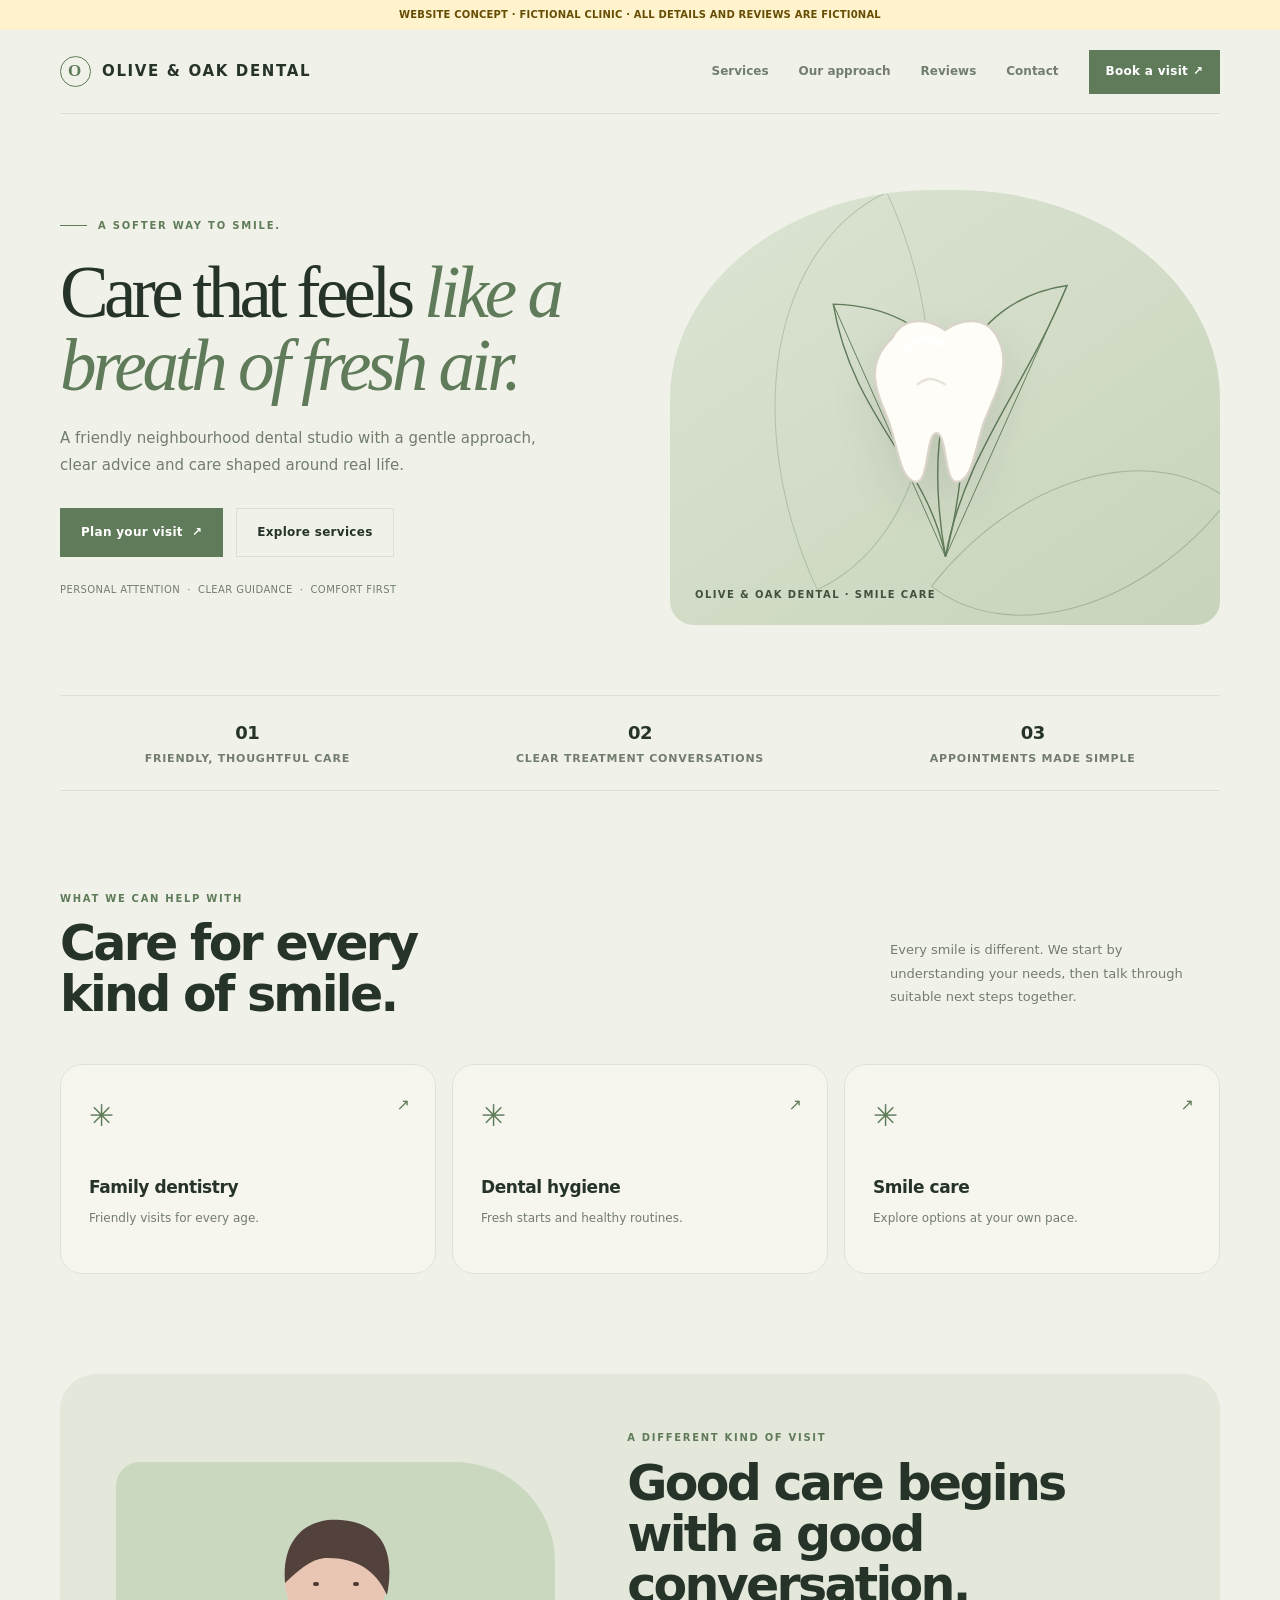
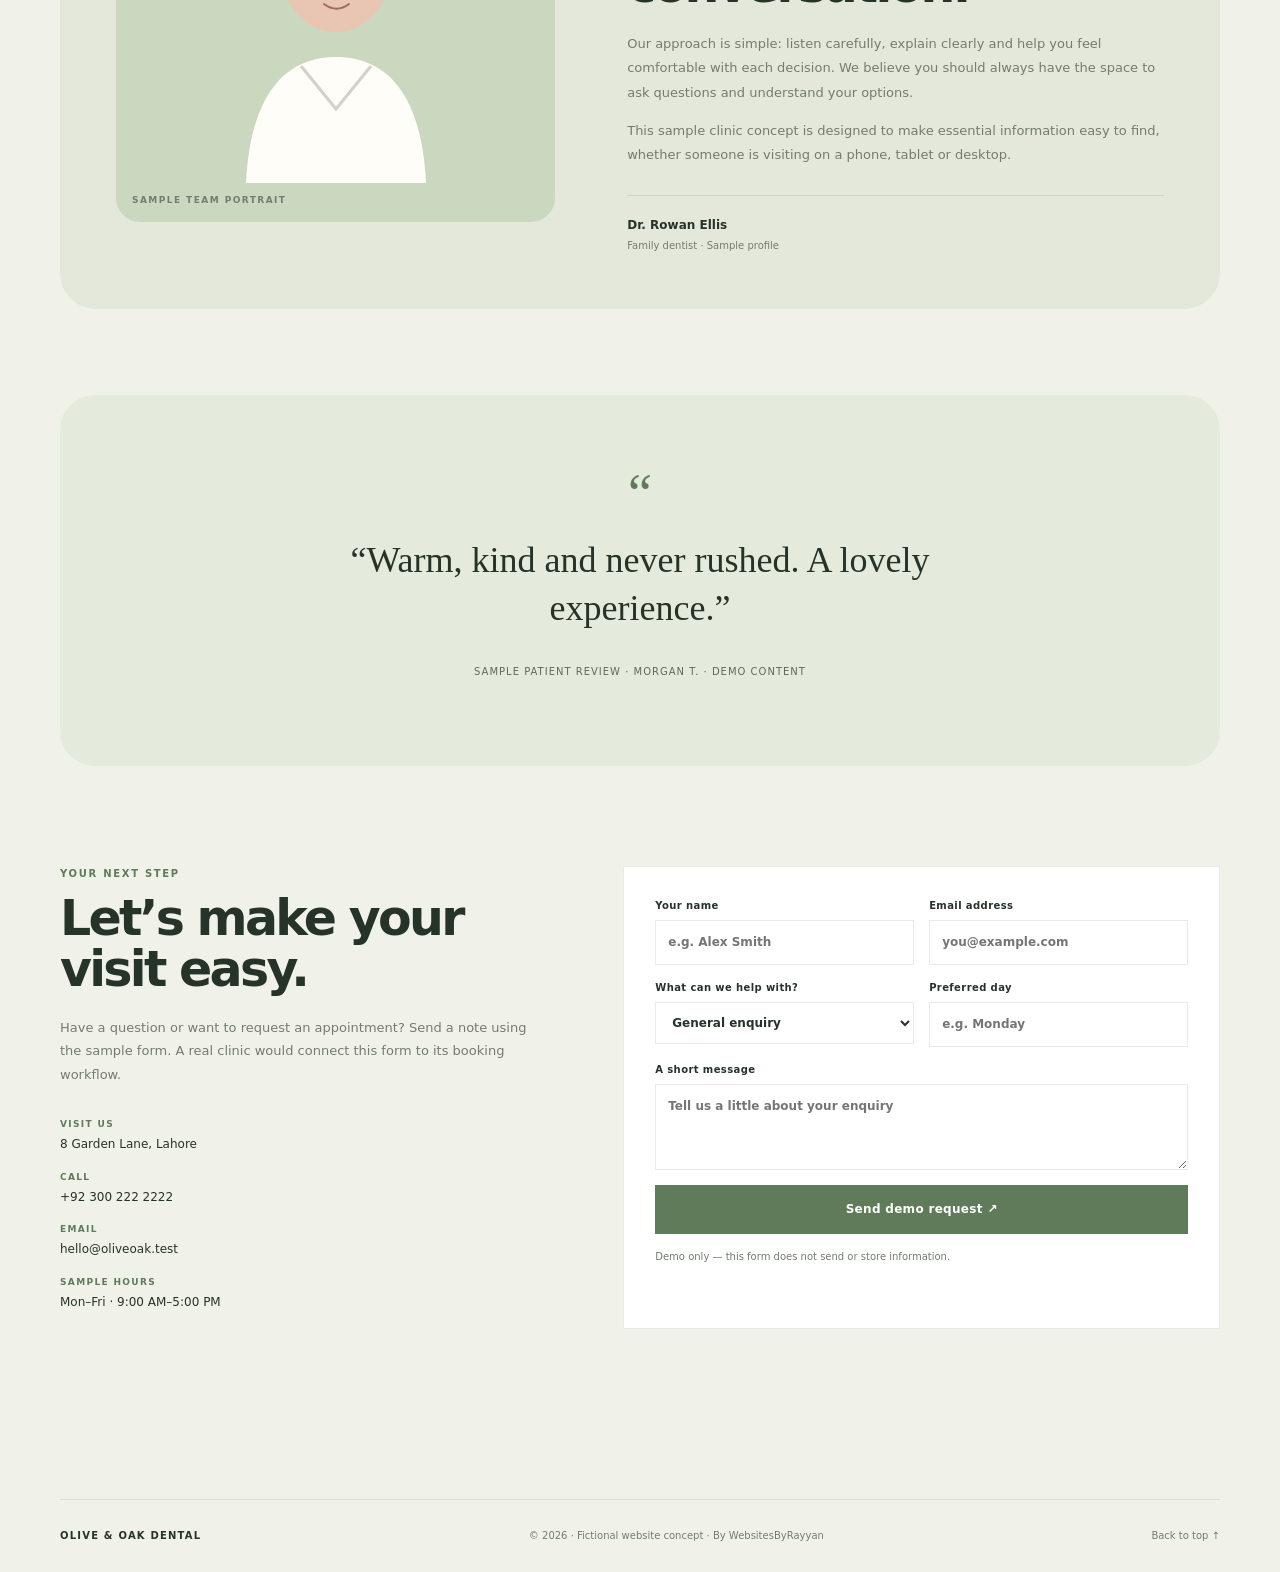
<file: template-03-olive-and-oak-dental/index.html>
<!doctype html>
<html lang="en"><head><meta charset="utf-8"><meta name="viewport" content="width=device-width, initial-scale=1"><meta name="description" content="Fictional dental clinic website concept for portfolio presentation."><title>Olive &amp; Oak Dental — Dental website concept</title><style>:root{--bg:#f0f2e9;--ink:#263329;--muted:#727d6e;--accent:#607b59;--line:#20202018;--card:#ffffff;--panel:#e3e8db;--artbg:#dce4d3;--artink:#41513c;--quote-bg:#e4eadc;--quote-ink:#263329;--portraitbg:#cbd8c0;--btntext:#fff}*{box-sizing:border-box}html{scroll-behavior:smooth}body{margin:0;background:var(--bg);color:var(--ink);font-family:Inter,ui-sans-serif,system-ui,-apple-system,"Segoe UI",sans-serif;line-height:1.55}a{color:inherit;text-decoration:none}button,input,select,textarea{font:inherit}.site{overflow:hidden}.wrap{width:min(1160px,calc(100% - 48px));margin:auto}.nav{height:84px;display:flex;align-items:center;justify-content:space-between;border-bottom:1px solid var(--line);position:relative;z-index:5}.brand{font-size:15px;font-weight:800;letter-spacing:.11em;text-transform:uppercase;display:flex;align-items:center;gap:11px}.brand-mark{width:31px;height:31px;border:1.5px solid var(--accent);border-radius:50%;display:grid;place-items:center;color:var(--accent);font-family:Georgia,serif;font-size:17px}.navlinks{display:flex;align-items:center;gap:30px;font-size:12px;font-weight:650;color:var(--muted)}.navlinks a:hover{color:var(--ink)}.nav-cta,.btn{display:inline-flex;align-items:center;justify-content:center;gap:9px;padding:14px 20px;border:1px solid var(--accent);background:var(--accent);color:var(--btntext,#fff);font-size:12px;font-weight:750;letter-spacing:.025em;transition:.2s}.nav-cta{padding:11px 16px}.btn:hover,.nav-cta:hover{transform:translateY(-2px);filter:brightness(.96)}.menu{display:none;background:none;color:var(--ink);border:1px solid var(--line);padding:9px 12px}.hero{padding:76px 0 70px;display:grid;grid-template-columns:1.03fr .97fr;gap:60px;align-items:center;min-height:580px}.eyebrow{font-size:10px;letter-spacing:.18em;text-transform:uppercase;font-weight:800;color:var(--accent);display:flex;align-items:center;gap:11px}.eyebrow:before{content:"";width:27px;height:1px;background:currentColor}.hero h1{font-size:clamp(46px,6vw,76px);line-height:.99;letter-spacing:-.065em;font-weight:650;margin:24px 0 23px;max-width:620px}.hero h1 em{font-family:Georgia,serif;font-weight:400;color:var(--accent);letter-spacing:-.055em}.lead{font-size:15px;line-height:1.8;color:var(--muted);max-width:480px}.hero-actions{display:flex;gap:13px;align-items:center;margin-top:29px;flex-wrap:wrap}.btn.secondary{background:transparent;color:var(--ink);border-color:var(--line)}.micro{font-size:10px;color:var(--muted);margin-top:25px;letter-spacing:.04em}.art{height:435px;position:relative;border-radius:var(--art-radius,28px);background:var(--artbg);overflow:hidden;isolation:isolate}.art:before,.art:after{content:"";position:absolute;z-index:-1}.tooth{position:absolute;width:210px;height:250px;left:50%;top:48%;transform:translate(-50%,-50%);filter:drop-shadow(0 22px 22px #1a1a1a18)}.art-label{position:absolute;left:25px;bottom:23px;font-size:10px;letter-spacing:.14em;text-transform:uppercase;color:var(--artink);font-weight:750}.art-number{position:absolute;right:25px;top:23px;font-size:11px;color:var(--artink);opacity:.65}.spark{position:absolute;border:1px solid var(--accent);border-radius:50%;width:18px;height:18px}.trust{border-top:1px solid var(--line);border-bottom:1px solid var(--line);display:grid;grid-template-columns:repeat(3,1fr);padding:23px 0;gap:18px}.trust div{text-align:center;font-size:11px;font-weight:700;letter-spacing:.07em;text-transform:uppercase;color:var(--muted)}.trust strong{color:var(--ink);display:block;font-size:18px;letter-spacing:-.03em;margin-bottom:3px}.section{padding:100px 0}.section-head{display:flex;justify-content:space-between;align-items:end;gap:30px;margin-bottom:43px}.kicker{font-size:10px;letter-spacing:.17em;text-transform:uppercase;font-weight:800;color:var(--accent)}h2{font-size:clamp(33px,4vw,49px);line-height:1.04;letter-spacing:-.055em;font-weight:620;margin:13px 0 0}.section-intro{font-size:13px;line-height:1.8;color:var(--muted);max-width:330px}.services{display:grid;grid-template-columns:repeat(3,1fr);gap:16px}.service{padding:28px;background:var(--card);border:1px solid var(--line);min-height:210px;position:relative}.service-num{font-family:Georgia,serif;color:var(--accent);font-size:23px}.service h3{font-size:17px;margin:34px 0 8px;letter-spacing:-.025em}.service p{font-size:12px;line-height:1.75;color:var(--muted);margin:0}.service-arrow{position:absolute;right:25px;top:28px;color:var(--accent)}.about{display:grid;grid-template-columns:.9fr 1.1fr;gap:72px;align-items:center;background:var(--panel);padding:56px}.portrait{min-height:360px;background:var(--portraitbg);position:relative;overflow:hidden;display:grid;place-items:center}.portrait svg{width:75%;height:auto;max-height:330px}.about-copy h2{margin-bottom:20px}.about-copy p{font-size:13px;line-height:1.9;color:var(--muted)}.doctor{margin-top:27px;padding-top:20px;border-top:1px solid var(--line);font-size:12px;font-weight:750}.doctor span{display:block;font-size:10px;color:var(--muted);font-weight:500;margin-top:3px}.quote{padding:83px 9%;text-align:center;background:var(--quote-bg);color:var(--quote-ink);margin-top:86px}.quote-mark{font-family:Georgia,serif;font-size:54px;line-height:.6;color:var(--accent)}.quote blockquote{font-family:Georgia,serif;font-size:clamp(23px,3vw,36px);line-height:1.35;max-width:760px;margin:25px auto}.quote small{font-size:10px;letter-spacing:.1em;text-transform:uppercase;opacity:.7}.contact{display:grid;grid-template-columns:.9fr 1.1fr;gap:75px;align-items:start}.contact-copy h2{margin-bottom:20px}.contact-copy p{color:var(--muted);font-size:13px;line-height:1.8}.contact-details{margin-top:32px;display:grid;gap:17px;font-size:12px}.contact-details span{display:block;font-size:9px;color:var(--accent);font-weight:800;letter-spacing:.15em;text-transform:uppercase;margin-bottom:3px}.form{background:var(--card);border:1px solid var(--line);padding:31px;display:grid;grid-template-columns:1fr 1fr;gap:15px}.form label{font-size:10px;font-weight:750;letter-spacing:.04em}.form input,.form select,.form textarea{display:block;width:100%;margin-top:7px;border:1px solid var(--line);background:var(--fieldbg,transparent);padding:12px;color:var(--ink);outline:none;font-size:12px;border-radius:0}.form input:focus,.form textarea:focus,.form select:focus{border-color:var(--accent)}.form .wide{grid-column:1/-1}.form textarea{min-height:86px;resize:vertical}.form button{grid-column:1/-1;cursor:pointer}.form-note{grid-column:1/-1;font-size:10px;color:var(--muted);margin:0}.form-status{grid-column:1/-1;font-size:12px;color:var(--accent);min-height:18px}.footer{padding:28px 0;border-top:1px solid var(--line);display:flex;justify-content:space-between;gap:20px;font-size:10px;color:var(--muted);margin-top:70px}.footer strong{color:var(--ink);letter-spacing:.12em;text-transform:uppercase}.demo-banner{background:#fff3cd;color:#664d03;text-align:center;padding:8px 16px;font:700 10px/1.4 system-ui;letter-spacing:.02em}.mobile-close{display:none}
@media(max-width:820px){.wrap{width:min(100% - 36px,640px)}.nav{height:72px}.menu{display:block}.navlinks{display:none;position:absolute;top:71px;left:0;right:0;background:var(--bg);border:1px solid var(--line);padding:20px;flex-direction:column;align-items:stretch;gap:18px;box-shadow:0 15px 35px #00000012}.navlinks.open{display:flex}.navlinks .nav-cta{text-align:center}.hero{grid-template-columns:1fr;gap:34px;padding:55px 0 48px;min-height:0}.hero h1{max-width:660px}.art{height:360px}.trust{grid-template-columns:1fr;gap:16px;padding:19px 0}.trust div{display:flex;align-items:center;justify-content:center;gap:10px}.trust strong{display:inline;margin:0;font-size:16px}.section{padding:72px 0}.section-head{display:block}.section-intro{margin-top:18px}.services{grid-template-columns:1fr 1fr}.about{grid-template-columns:1fr;gap:32px;padding:25px}.portrait{min-height:280px}.quote{margin-top:60px;padding:65px 8%}.contact{grid-template-columns:1fr;gap:35px}.footer{margin-top:50px}}
@media(max-width:520px){.wrap{width:calc(100% - 30px)}.brand{font-size:12px}.hero{padding-top:43px}.hero h1{font-size:48px}.lead{font-size:14px}.art{height:310px}.services{grid-template-columns:1fr}.service{min-height:175px}.service h3{margin-top:23px}.section{padding:59px 0}.about{padding:18px}.portrait{min-height:230px}.form{grid-template-columns:1fr;padding:20px}.form label,.form .wide,.form button,.form-note,.form-status{grid-column:1}.footer{flex-direction:column}.navlinks{font-size:14px}}
.hero{grid-template-columns:1fr 1fr}.hero h1{font-family:Georgia,serif;font-weight:400;font-size:clamp(48px,6vw,73px)}.hero h1 em{font-style:italic}.art{background:linear-gradient(145deg,#dce4d3,#c8d4bc);border-radius:48% 48% 24px 24px}.art:before{width:230px;height:330px;left:12%;top:8%;border:1px solid #607b594d;border-radius:100% 0 100% 0;transform:rotate(-25deg)}.art:after{width:180px;height:250px;right:9%;bottom:-10%;border:1px solid #607b5960;border-radius:100% 0 100% 0;transform:rotate(38deg)}.tooth{width:170px}.service{border-radius:22px;background:#f6f6ef;border-color:#dfe4d8}.service-num{font-family:Georgia,serif;font-size:30px}.about{border-radius:36px;background:#e3e8db}.portrait{border-radius:24px 100px 24px 24px;background:#cbd8c0}.quote{background:#e4eadc;color:var(--ink);border-radius:35px}</style><link rel="stylesheet" href="../responsive.css"></head>
<body><div class="demo-banner">WEBSITE CONCEPT · FICTIONAL CLINIC · ALL DETAILS AND REVIEWS ARE FICTI0NAL</div><div class="site"><div class="wrap"><header class="nav"><a class="brand" href="#top"><span class="brand-mark">O</span>Olive &amp; Oak Dental</a><button class="menu" aria-expanded="false" aria-label="Open navigation">Menu ☰</button><nav class="navlinks" aria-label="Main navigation"><a href="#services">Services</a><a href="#about">Our approach</a><a href="#reviews">Reviews</a><a href="#contact">Contact</a><a class="nav-cta" href="#contact">Book a visit ↗</a></nav></header>
<main id="top"><section class="hero"><div><div class="eyebrow">A softer way to smile.</div><h1>Care that feels <em>like a breath of fresh air.</em></h1><p class="lead">A friendly neighbourhood dental studio with a gentle approach, clear advice and care shaped around real life.</p><div class="hero-actions"><a class="btn" href="#contact">Plan your visit <span>↗</span></a><a class="btn secondary" href="#services">Explore services</a></div><div class="micro">PERSONAL ATTENTION &nbsp;·&nbsp; CLEAR GUIDANCE &nbsp;·&nbsp; COMFORT FIRST</div></div><div class="art" aria-label="Decorative dental illustration"><svg style="position:absolute;width:86%;height:86%;inset:7%" viewBox="0 0 400 400" fill="none" aria-hidden="true"><path d="M200 360C180 260 100 210 80 90C190 94 250 165 200 360Z" stroke="#607b59" stroke-width="1.5"/><path d="M200 360C220 250 285 180 330 70C225 85 170 190 200 360Z" stroke="#607b59" stroke-width="1.5"/><path d="M200 360L80 90M200 360L330 70" stroke="#607b59" stroke-width="1"/></svg><svg class="tooth" viewBox="0 0 220 260" fill="none" aria-hidden="true"><path d="M42 51C57 22 89 26 110 41C131 26 163 22 178 51C198 88 173 126 160 161C149 193 146 234 126 237C108 240 113 174 99 174C85 174 90 240 72 237C52 234 49 193 38 161C25 126 2 88 42 51Z" fill="#fffdf8" stroke="#d9d3c9" stroke-width="3"/><path d="M61 65C77 47 93 51 109 60" stroke="#fff" stroke-width="8" stroke-linecap="round" opacity=".9"/><path d="M75 111C88 101 97 103 110 111" stroke="#e9e2d8" stroke-width="3" stroke-linecap="round"/></svg><div class="art-label">Olive &amp; Oak Dental · SMILE CARE</div><div class="art-number">BOTANICAL / 01</div></div></section>
<div class="trust"><div><strong>01</strong> Friendly, thoughtful care</div><div><strong>02</strong> Clear treatment conversations</div><div><strong>03</strong> Appointments made simple</div></div>
<section class="section" id="services"><div class="section-head"><div><div class="kicker">WHAT WE CAN HELP WITH</div><h2>Care for every<br>kind of smile.</h2></div><p class="section-intro">Every smile is different. We start by understanding your needs, then talk through suitable next steps together.</p></div><div class="services"><article class="service"><div class="service-num">✳</div><span class="service-arrow">↗</span><h3>Family dentistry</h3><p>Friendly visits for every age.</p></article><article class="service"><div class="service-num">✳</div><span class="service-arrow">↗</span><h3>Dental hygiene</h3><p>Fresh starts and healthy routines.</p></article><article class="service"><div class="service-num">✳</div><span class="service-arrow">↗</span><h3>Smile care</h3><p>Explore options at your own pace.</p></article></div></section>
<section class="about" id="about"><div class="portrait"><svg viewBox="0 0 260 300" fill="none" aria-hidden="true"><circle cx="130" cy="89" r="51" fill="#E9C6B4"/><path d="M79 91C75 40 108 25 135 28C174 31 190 57 181 103C169 76 147 65 119 66C104 67 91 80 79 91Z" fill="#52423B"/><path d="M40 291C44 207 76 165 130 165C184 165 216 207 220 291H40Z" fill="#fffdf8"/><path d="M95 174L130 217L165 174" stroke="#D7D0C7" stroke-width="3"/><path d="M118 112C126 118 135 118 143 112" stroke="#9D6E60" stroke-width="2" stroke-linecap="round"/><path d="M109 92H111M149 92H151" stroke="#4F3A34" stroke-width="4" stroke-linecap="round"/></svg><div style="position:absolute;bottom:14px;left:16px;font-size:9px;letter-spacing:.16em;font-weight:800;color:var(--muted)">SAMPLE TEAM PORTRAIT</div></div><div class="about-copy"><div class="kicker">A DIFFERENT KIND OF VISIT</div><h2>Good care begins with a good conversation.</h2><p>Our approach is simple: listen carefully, explain clearly and help you feel comfortable with each decision. We believe you should always have the space to ask questions and understand your options.</p><p>This sample clinic concept is designed to make essential information easy to find, whether someone is visiting on a phone, tablet or desktop.</p><div class="doctor">Dr. Rowan Ellis<span>Family dentist · Sample profile</span></div></div></section>
<section class="quote" id="reviews"><div class="quote-mark">“</div><blockquote>“Warm, kind and never rushed. A lovely experience.”</blockquote><small>Sample patient review · Morgan T. · DEMO CONTENT</small></section>
<section class="section contact" id="contact"><div class="contact-copy"><div class="kicker">YOUR NEXT STEP</div><h2>Let’s make your visit easy.</h2><p>Have a question or want to request an appointment? Send a note using the sample form. A real clinic would connect this form to its booking workflow.</p><div class="contact-details"><div><span>Visit us</span>8 Garden Lane, Lahore</div><div><span>Call</span>+92 300 222 2222</div><div><span>Email</span>hello@oliveoak.test</div><div><span>Sample hours</span>Mon–Fri · 9:00 AM–5:00 PM</div></div></div>
<form class="form"><label>Your name<input name="name" placeholder="e.g. Alex Smith" required></label><label>Email address<input name="email" type="email" placeholder="you@example.com" required></label><label>What can we help with?<select name="reason"><option>General enquiry</option><option>New patient visit</option><option>Routine check-up</option><option>Other</option></select></label><label>Preferred day<input name="day" type="text" placeholder="e.g. Monday"></label><label class="wide">A short message<textarea name="message" placeholder="Tell us a little about your enquiry"></textarea></label><button class="btn" type="submit">Send demo request ↗</button><p class="form-note">Demo only — this form does not send or store information.</p><div class="form-status" aria-live="polite"></div></form></section></main>
<footer class="footer"><strong>Olive &amp; Oak Dental</strong><span>© 2026 · Fictional website concept · By WebsitesByRayyan</span><a href="#top">Back to top ↑</a></footer></div></div>
<script>const menu=document.querySelector('.menu'),nav=document.querySelector('.navlinks');menu.addEventListener('click',()=>{const open=nav.classList.toggle('open');menu.setAttribute('aria-expanded',String(open));menu.textContent=open?'Close ×':'Menu ☰';});nav.querySelectorAll('a').forEach(a=>a.addEventListener('click',()=>{nav.classList.remove('open');menu.setAttribute('aria-expanded','false');menu.textContent='Menu ☰';}));document.querySelector('.form').addEventListener('submit',e=>{e.preventDefault();document.querySelector('.form-status').textContent='Thanks — this is a design preview. No information has been sent.';e.target.reset();});</script></body></html>
</file>
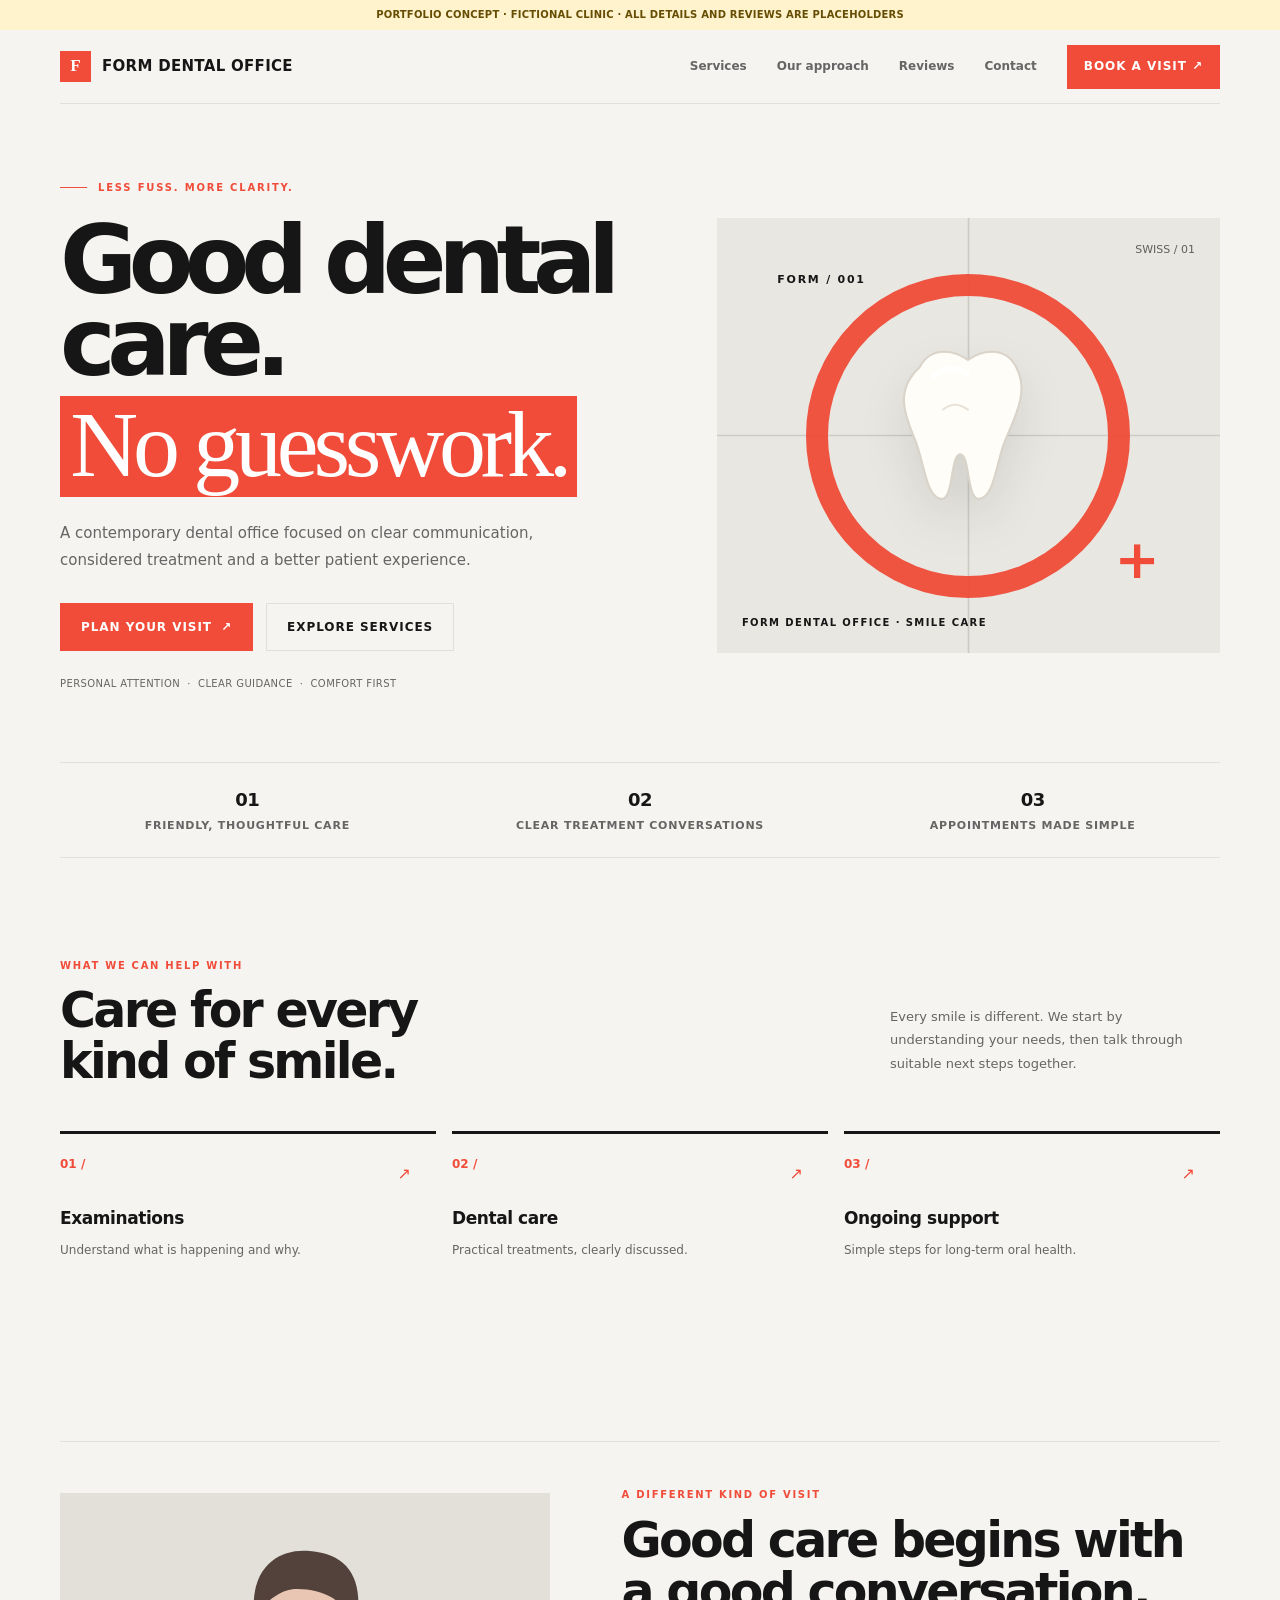
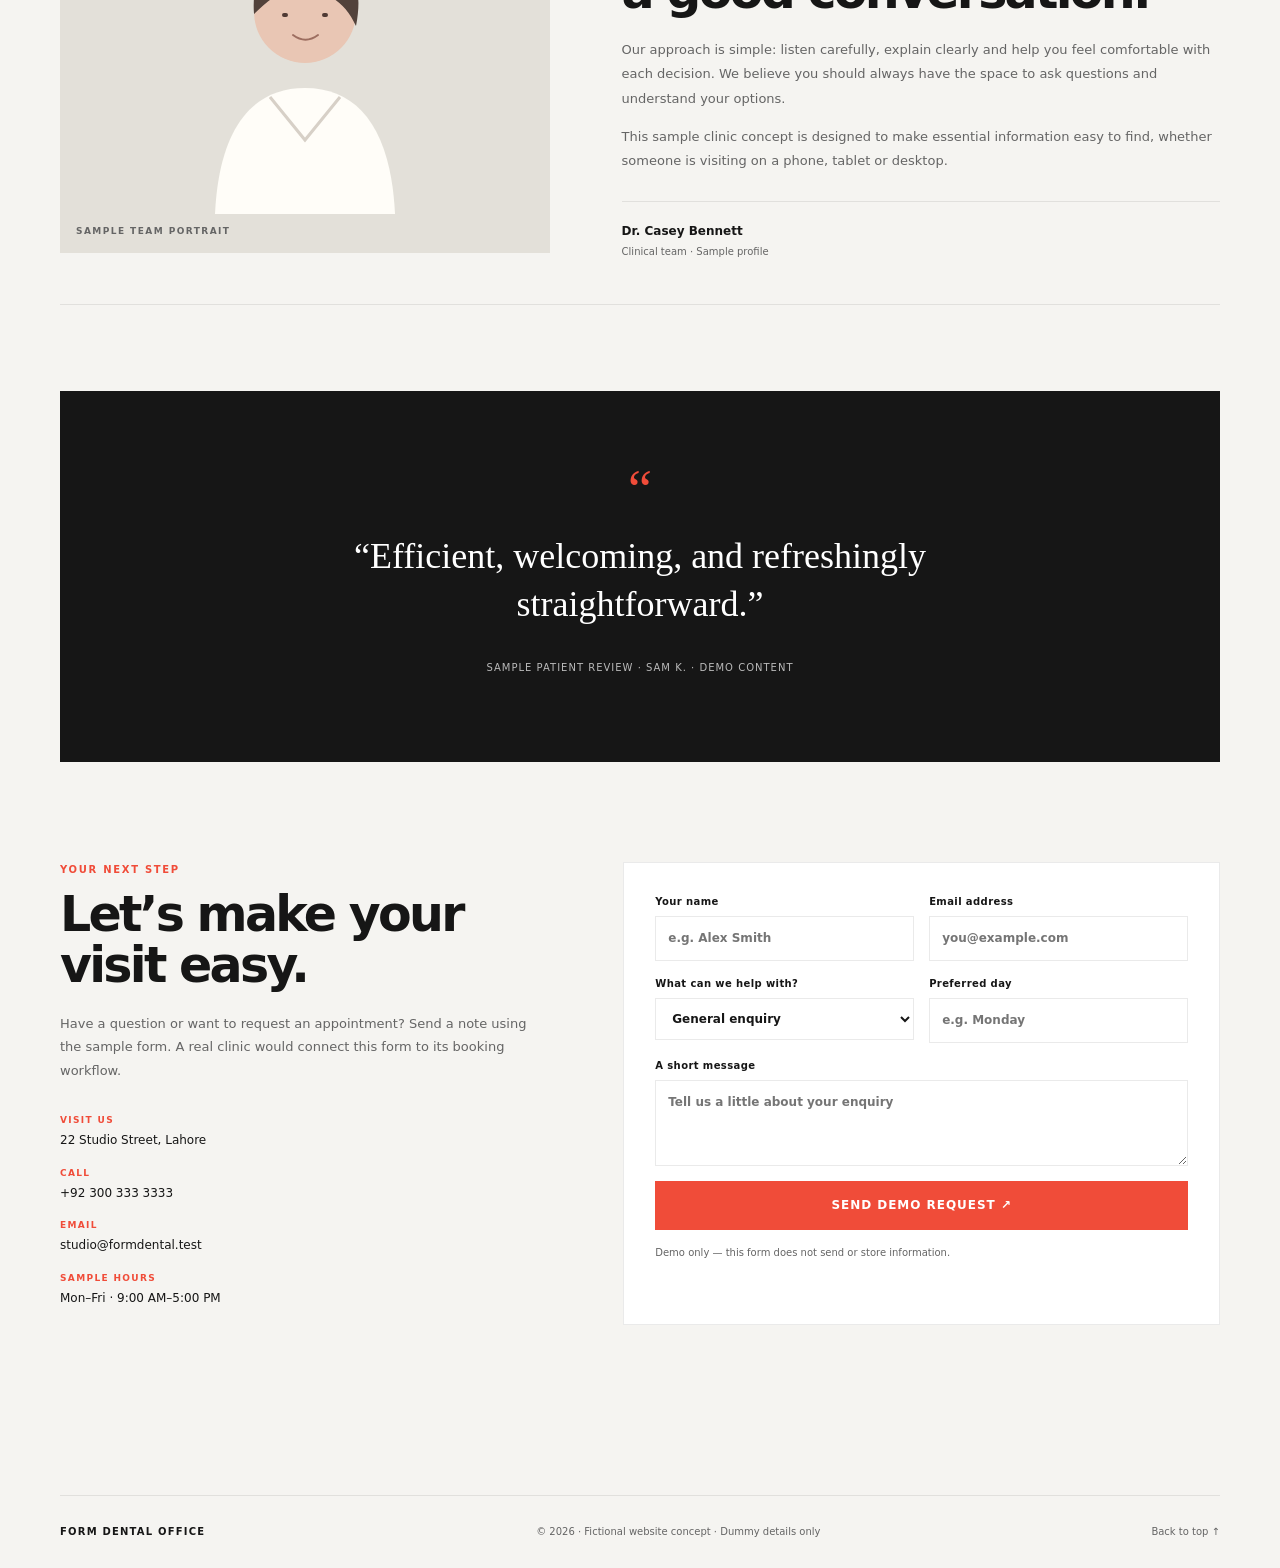
<file: template-04-form-dental-office/index.html>
<!doctype html>
<html lang="en"><head><meta charset="utf-8"><meta name="viewport" content="width=device-width, initial-scale=1"><meta name="description" content="Fictional dental clinic website concept for portfolio presentation."><title>FORM Dental Office — Dental website concept</title><style>:root{--bg:#f5f4f1;--ink:#161616;--muted:#656565;--accent:#f04c39;--line:#20202018;--card:#ffffff;--panel:#e3e0d9;--artbg:#e9e7e1;--artink:#161616;--quote-bg:#161616;--quote-ink:#161616;--portraitbg:#e3e0d9;--btntext:#fff}*{box-sizing:border-box}html{scroll-behavior:smooth}body{margin:0;background:var(--bg);color:var(--ink);font-family:Inter,ui-sans-serif,system-ui,-apple-system,"Segoe UI",sans-serif;line-height:1.55}a{color:inherit;text-decoration:none}button,input,select,textarea{font:inherit}.site{overflow:hidden}.wrap{width:min(1160px,calc(100% - 48px));margin:auto}.nav{height:84px;display:flex;align-items:center;justify-content:space-between;border-bottom:1px solid var(--line);position:relative;z-index:5}.brand{font-size:15px;font-weight:800;letter-spacing:.11em;text-transform:uppercase;display:flex;align-items:center;gap:11px}.brand-mark{width:31px;height:31px;border:1.5px solid var(--accent);border-radius:50%;display:grid;place-items:center;color:var(--accent);font-family:Georgia,serif;font-size:17px}.navlinks{display:flex;align-items:center;gap:30px;font-size:12px;font-weight:650;color:var(--muted)}.navlinks a:hover{color:var(--ink)}.nav-cta,.btn{display:inline-flex;align-items:center;justify-content:center;gap:9px;padding:14px 20px;border:1px solid var(--accent);background:var(--accent);color:var(--btntext,#fff);font-size:12px;font-weight:750;letter-spacing:.025em;transition:.2s}.nav-cta{padding:11px 16px}.btn:hover,.nav-cta:hover{transform:translateY(-2px);filter:brightness(.96)}.menu{display:none;background:none;color:var(--ink);border:1px solid var(--line);padding:9px 12px}.hero{padding:76px 0 70px;display:grid;grid-template-columns:1.03fr .97fr;gap:60px;align-items:center;min-height:580px}.eyebrow{font-size:10px;letter-spacing:.18em;text-transform:uppercase;font-weight:800;color:var(--accent);display:flex;align-items:center;gap:11px}.eyebrow:before{content:"";width:27px;height:1px;background:currentColor}.hero h1{font-size:clamp(46px,6vw,76px);line-height:.99;letter-spacing:-.065em;font-weight:650;margin:24px 0 23px;max-width:620px}.hero h1 em{font-family:Georgia,serif;font-weight:400;color:var(--accent);letter-spacing:-.055em}.lead{font-size:15px;line-height:1.8;color:var(--muted);max-width:480px}.hero-actions{display:flex;gap:13px;align-items:center;margin-top:29px;flex-wrap:wrap}.btn.secondary{background:transparent;color:var(--ink);border-color:var(--line)}.micro{font-size:10px;color:var(--muted);margin-top:25px;letter-spacing:.04em}.art{height:435px;position:relative;border-radius:var(--art-radius,28px);background:var(--artbg);overflow:hidden;isolation:isolate}.art:before,.art:after{content:"";position:absolute;z-index:-1}.tooth{position:absolute;width:210px;height:250px;left:50%;top:48%;transform:translate(-50%,-50%);filter:drop-shadow(0 22px 22px #1a1a1a18)}.art-label{position:absolute;left:25px;bottom:23px;font-size:10px;letter-spacing:.14em;text-transform:uppercase;color:var(--artink);font-weight:750}.art-number{position:absolute;right:25px;top:23px;font-size:11px;color:var(--artink);opacity:.65}.spark{position:absolute;border:1px solid var(--accent);border-radius:50%;width:18px;height:18px}.trust{border-top:1px solid var(--line);border-bottom:1px solid var(--line);display:grid;grid-template-columns:repeat(3,1fr);padding:23px 0;gap:18px}.trust div{text-align:center;font-size:11px;font-weight:700;letter-spacing:.07em;text-transform:uppercase;color:var(--muted)}.trust strong{color:var(--ink);display:block;font-size:18px;letter-spacing:-.03em;margin-bottom:3px}.section{padding:100px 0}.section-head{display:flex;justify-content:space-between;align-items:end;gap:30px;margin-bottom:43px}.kicker{font-size:10px;letter-spacing:.17em;text-transform:uppercase;font-weight:800;color:var(--accent)}h2{font-size:clamp(33px,4vw,49px);line-height:1.04;letter-spacing:-.055em;font-weight:620;margin:13px 0 0}.section-intro{font-size:13px;line-height:1.8;color:var(--muted);max-width:330px}.services{display:grid;grid-template-columns:repeat(3,1fr);gap:16px}.service{padding:28px;background:var(--card);border:1px solid var(--line);min-height:210px;position:relative}.service-num{font-family:Georgia,serif;color:var(--accent);font-size:23px}.service h3{font-size:17px;margin:34px 0 8px;letter-spacing:-.025em}.service p{font-size:12px;line-height:1.75;color:var(--muted);margin:0}.service-arrow{position:absolute;right:25px;top:28px;color:var(--accent)}.about{display:grid;grid-template-columns:.9fr 1.1fr;gap:72px;align-items:center;background:var(--panel);padding:56px}.portrait{min-height:360px;background:var(--portraitbg);position:relative;overflow:hidden;display:grid;place-items:center}.portrait svg{width:75%;height:auto;max-height:330px}.about-copy h2{margin-bottom:20px}.about-copy p{font-size:13px;line-height:1.9;color:var(--muted)}.doctor{margin-top:27px;padding-top:20px;border-top:1px solid var(--line);font-size:12px;font-weight:750}.doctor span{display:block;font-size:10px;color:var(--muted);font-weight:500;margin-top:3px}.quote{padding:83px 9%;text-align:center;background:var(--quote-bg);color:var(--quote-ink);margin-top:86px}.quote-mark{font-family:Georgia,serif;font-size:54px;line-height:.6;color:var(--accent)}.quote blockquote{font-family:Georgia,serif;font-size:clamp(23px,3vw,36px);line-height:1.35;max-width:760px;margin:25px auto}.quote small{font-size:10px;letter-spacing:.1em;text-transform:uppercase;opacity:.7}.contact{display:grid;grid-template-columns:.9fr 1.1fr;gap:75px;align-items:start}.contact-copy h2{margin-bottom:20px}.contact-copy p{color:var(--muted);font-size:13px;line-height:1.8}.contact-details{margin-top:32px;display:grid;gap:17px;font-size:12px}.contact-details span{display:block;font-size:9px;color:var(--accent);font-weight:800;letter-spacing:.15em;text-transform:uppercase;margin-bottom:3px}.form{background:var(--card);border:1px solid var(--line);padding:31px;display:grid;grid-template-columns:1fr 1fr;gap:15px}.form label{font-size:10px;font-weight:750;letter-spacing:.04em}.form input,.form select,.form textarea{display:block;width:100%;margin-top:7px;border:1px solid var(--line);background:var(--fieldbg,transparent);padding:12px;color:var(--ink);outline:none;font-size:12px;border-radius:0}.form input:focus,.form textarea:focus,.form select:focus{border-color:var(--accent)}.form .wide{grid-column:1/-1}.form textarea{min-height:86px;resize:vertical}.form button{grid-column:1/-1;cursor:pointer}.form-note{grid-column:1/-1;font-size:10px;color:var(--muted);margin:0}.form-status{grid-column:1/-1;font-size:12px;color:var(--accent);min-height:18px}.footer{padding:28px 0;border-top:1px solid var(--line);display:flex;justify-content:space-between;gap:20px;font-size:10px;color:var(--muted);margin-top:70px}.footer strong{color:var(--ink);letter-spacing:.12em;text-transform:uppercase}.demo-banner{background:#fff3cd;color:#664d03;text-align:center;padding:8px 16px;font:700 10px/1.4 system-ui;letter-spacing:.02em}.mobile-close{display:none}
@media(max-width:820px){.wrap{width:min(100% - 36px,640px)}.nav{height:72px}.menu{display:block}.navlinks{display:none;position:absolute;top:71px;left:0;right:0;background:var(--bg);border:1px solid var(--line);padding:20px;flex-direction:column;align-items:stretch;gap:18px;box-shadow:0 15px 35px #00000012}.navlinks.open{display:flex}.navlinks .nav-cta{text-align:center}.hero{grid-template-columns:1fr;gap:34px;padding:55px 0 48px;min-height:0}.hero h1{max-width:660px}.art{height:360px}.trust{grid-template-columns:1fr;gap:16px;padding:19px 0}.trust div{display:flex;align-items:center;justify-content:center;gap:10px}.trust strong{display:inline;margin:0;font-size:16px}.section{padding:72px 0}.section-head{display:block}.section-intro{margin-top:18px}.services{grid-template-columns:1fr 1fr}.about{grid-template-columns:1fr;gap:32px;padding:25px}.portrait{min-height:280px}.quote{margin-top:60px;padding:65px 8%}.contact{grid-template-columns:1fr;gap:35px}.footer{margin-top:50px}}
@media(max-width:520px){.wrap{width:calc(100% - 30px)}.brand{font-size:12px}.hero{padding-top:43px}.hero h1{font-size:48px}.lead{font-size:14px}.art{height:310px}.services{grid-template-columns:1fr}.service{min-height:175px}.service h3{margin-top:23px}.section{padding:59px 0}.about{padding:18px}.portrait{min-height:230px}.form{grid-template-columns:1fr;padding:20px}.form label,.form .wide,.form button,.form-note,.form-status{grid-column:1}.footer{flex-direction:column}.navlinks{font-size:14px}}
.nav{height:74px}.brand{letter-spacing:.02em}.brand-mark{border-radius:0;background:var(--accent);color:white;border:0}.hero{grid-template-columns:1.1fr .9fr;gap:42px}.hero h1{font-size:clamp(54px,7.5vw,94px);font-weight:850;line-height:.88;letter-spacing:-.09em}.hero h1 em{font-style:normal;background:var(--accent);color:#fff;padding:0 .08em}.art{border-radius:0;background:#e9e7e1}.art:before{inset:0;background:linear-gradient(90deg,transparent 49.7%,#1112 50%,transparent 50.3%),linear-gradient(0deg,transparent 49.7%,#1112 50%,transparent 50.3%)}.art:after{width:280px;height:280px;border:22px solid var(--accent);border-radius:50%;left:50%;top:50%;transform:translate(-50%,-50%);opacity:.95}.tooth{width:140px;top:47%}.service{background:transparent;border:0;border-top:3px solid var(--ink);padding:23px 0}.service-num{font:800 12px system-ui;color:var(--accent)}.about{padding:45px 0;background:transparent;border-top:1px solid var(--line);border-bottom:1px solid var(--line)}.portrait{background:#e3e0d9}.quote{background:var(--ink);color:#fff}.btn,.nav-cta{border-radius:0;text-transform:uppercase;letter-spacing:.08em}</style><link rel="stylesheet" href="../responsive.css"></head>
<body class="form-template"><div class="demo-banner">PORTFOLIO CONCEPT · FICTIONAL CLINIC · ALL DETAILS AND REVIEWS ARE PLACEHOLDERS</div><div class="site"><div class="wrap"><header class="nav"><a class="brand" href="#top"><span class="brand-mark">F</span>FORM Dental Office</a><button class="menu" aria-expanded="false" aria-label="Open navigation">Menu ☰</button><nav class="navlinks" aria-label="Main navigation"><a href="#services">Services</a><a href="#about">Our approach</a><a href="#reviews">Reviews</a><a href="#contact">Contact</a><a class="nav-cta" href="#contact">Book a visit ↗</a></nav></header>
<main id="top"><section class="hero"><div><div class="eyebrow">Less fuss. More clarity.</div><h1>Good dental care.<br><em>No guesswork.</em></h1><p class="lead">A contemporary dental office focused on clear communication, considered treatment and a better patient experience.</p><div class="hero-actions"><a class="btn" href="#contact">Plan your visit <span>↗</span></a><a class="btn secondary" href="#services">Explore services</a></div><div class="micro">PERSONAL ATTENTION &nbsp;·&nbsp; CLEAR GUIDANCE &nbsp;·&nbsp; COMFORT FIRST</div></div><div class="art" aria-label="Decorative dental illustration"><div style="position:absolute;left:12%;top:12%;font-size:11px;font-weight:900;letter-spacing:.16em;color:#161616">FORM / 001</div><div style="position:absolute;right:12%;bottom:12%;font-size:54px;font-weight:900;color:#f04c39">+</div><svg class="tooth" viewBox="0 0 220 260" fill="none" aria-hidden="true"><path d="M42 51C57 22 89 26 110 41C131 26 163 22 178 51C198 88 173 126 160 161C149 193 146 234 126 237C108 240 113 174 99 174C85 174 90 240 72 237C52 234 49 193 38 161C25 126 2 88 42 51Z" fill="#fffdf8" stroke="#d9d3c9" stroke-width="3"/><path d="M61 65C77 47 93 51 109 60" stroke="#fff" stroke-width="8" stroke-linecap="round" opacity=".9"/><path d="M75 111C88 101 97 103 110 111" stroke="#e9e2d8" stroke-width="3" stroke-linecap="round"/></svg><div class="art-label">FORM Dental Office · SMILE CARE</div><div class="art-number">SWISS / 01</div></div></section>
<div class="trust"><div><strong>01</strong> Friendly, thoughtful care</div><div><strong>02</strong> Clear treatment conversations</div><div><strong>03</strong> Appointments made simple</div></div>
<section class="section" id="services"><div class="section-head"><div><div class="kicker">WHAT WE CAN HELP WITH</div><h2>Care for every<br>kind of smile.</h2></div><p class="section-intro">Every smile is different. We start by understanding your needs, then talk through suitable next steps together.</p></div><div class="services"><article class="service"><div class="service-num">01 /</div><span class="service-arrow">↗</span><h3>Examinations</h3><p>Understand what is happening and why.</p></article><article class="service"><div class="service-num">02 /</div><span class="service-arrow">↗</span><h3>Dental care</h3><p>Practical treatments, clearly discussed.</p></article><article class="service"><div class="service-num">03 /</div><span class="service-arrow">↗</span><h3>Ongoing support</h3><p>Simple steps for long-term oral health.</p></article></div></section>
<section class="about" id="about"><div class="portrait"><svg viewBox="0 0 260 300" fill="none" aria-hidden="true"><circle cx="130" cy="89" r="51" fill="#E9C6B4"/><path d="M79 91C75 40 108 25 135 28C174 31 190 57 181 103C169 76 147 65 119 66C104 67 91 80 79 91Z" fill="#52423B"/><path d="M40 291C44 207 76 165 130 165C184 165 216 207 220 291H40Z" fill="#fffdf8"/><path d="M95 174L130 217L165 174" stroke="#D7D0C7" stroke-width="3"/><path d="M118 112C126 118 135 118 143 112" stroke="#9D6E60" stroke-width="2" stroke-linecap="round"/><path d="M109 92H111M149 92H151" stroke="#4F3A34" stroke-width="4" stroke-linecap="round"/></svg><div style="position:absolute;bottom:14px;left:16px;font-size:9px;letter-spacing:.16em;font-weight:800;color:var(--muted)">SAMPLE TEAM PORTRAIT</div></div><div class="about-copy"><div class="kicker">A DIFFERENT KIND OF VISIT</div><h2>Good care begins with a good conversation.</h2><p>Our approach is simple: listen carefully, explain clearly and help you feel comfortable with each decision. We believe you should always have the space to ask questions and understand your options.</p><p>This sample clinic concept is designed to make essential information easy to find, whether someone is visiting on a phone, tablet or desktop.</p><div class="doctor">Dr. Casey Bennett<span>Clinical team · Sample profile</span></div></div></section>
<section class="quote" id="reviews"><div class="quote-mark">“</div><blockquote>“Efficient, welcoming, and refreshingly straightforward.”</blockquote><small>Sample patient review · Sam K. · DEMO CONTENT</small></section>
<section class="section contact" id="contact"><div class="contact-copy"><div class="kicker">YOUR NEXT STEP</div><h2>Let’s make your visit easy.</h2><p>Have a question or want to request an appointment? Send a note using the sample form. A real clinic would connect this form to its booking workflow.</p><div class="contact-details"><div><span>Visit us</span>22 Studio Street, Lahore</div><div><span>Call</span>+92 300 333 3333</div><div><span>Email</span>studio@formdental.test</div><div><span>Sample hours</span>Mon–Fri · 9:00 AM–5:00 PM</div></div></div>
<form class="form"><label>Your name<input name="name" placeholder="e.g. Alex Smith" required></label><label>Email address<input name="email" type="email" placeholder="you@example.com" required></label><label>What can we help with?<select name="reason"><option>General enquiry</option><option>New patient visit</option><option>Routine check-up</option><option>Other</option></select></label><label>Preferred day<input name="day" type="text" placeholder="e.g. Monday"></label><label class="wide">A short message<textarea name="message" placeholder="Tell us a little about your enquiry"></textarea></label><button class="btn" type="submit">Send demo request ↗</button><p class="form-note">Demo only — this form does not send or store information.</p><div class="form-status" aria-live="polite"></div></form></section></main>
<footer class="footer"><strong>FORM Dental Office</strong><span>© 2026 · Fictional website concept · Dummy details only</span><a href="#top">Back to top ↑</a></footer></div></div>
<script>const menu=document.querySelector('.menu'),nav=document.querySelector('.navlinks');menu.addEventListener('click',()=>{const open=nav.classList.toggle('open');menu.setAttribute('aria-expanded',String(open));menu.textContent=open?'Close ×':'Menu ☰';});nav.querySelectorAll('a').forEach(a=>a.addEventListener('click',()=>{nav.classList.remove('open');menu.setAttribute('aria-expanded','false');menu.textContent='Menu ☰';}));document.querySelector('.form').addEventListener('submit',e=>{e.preventDefault();document.querySelector('.form-status').textContent='Thanks — this is a design preview. No information has been sent.';e.target.reset();});</script></body></html>
</file>
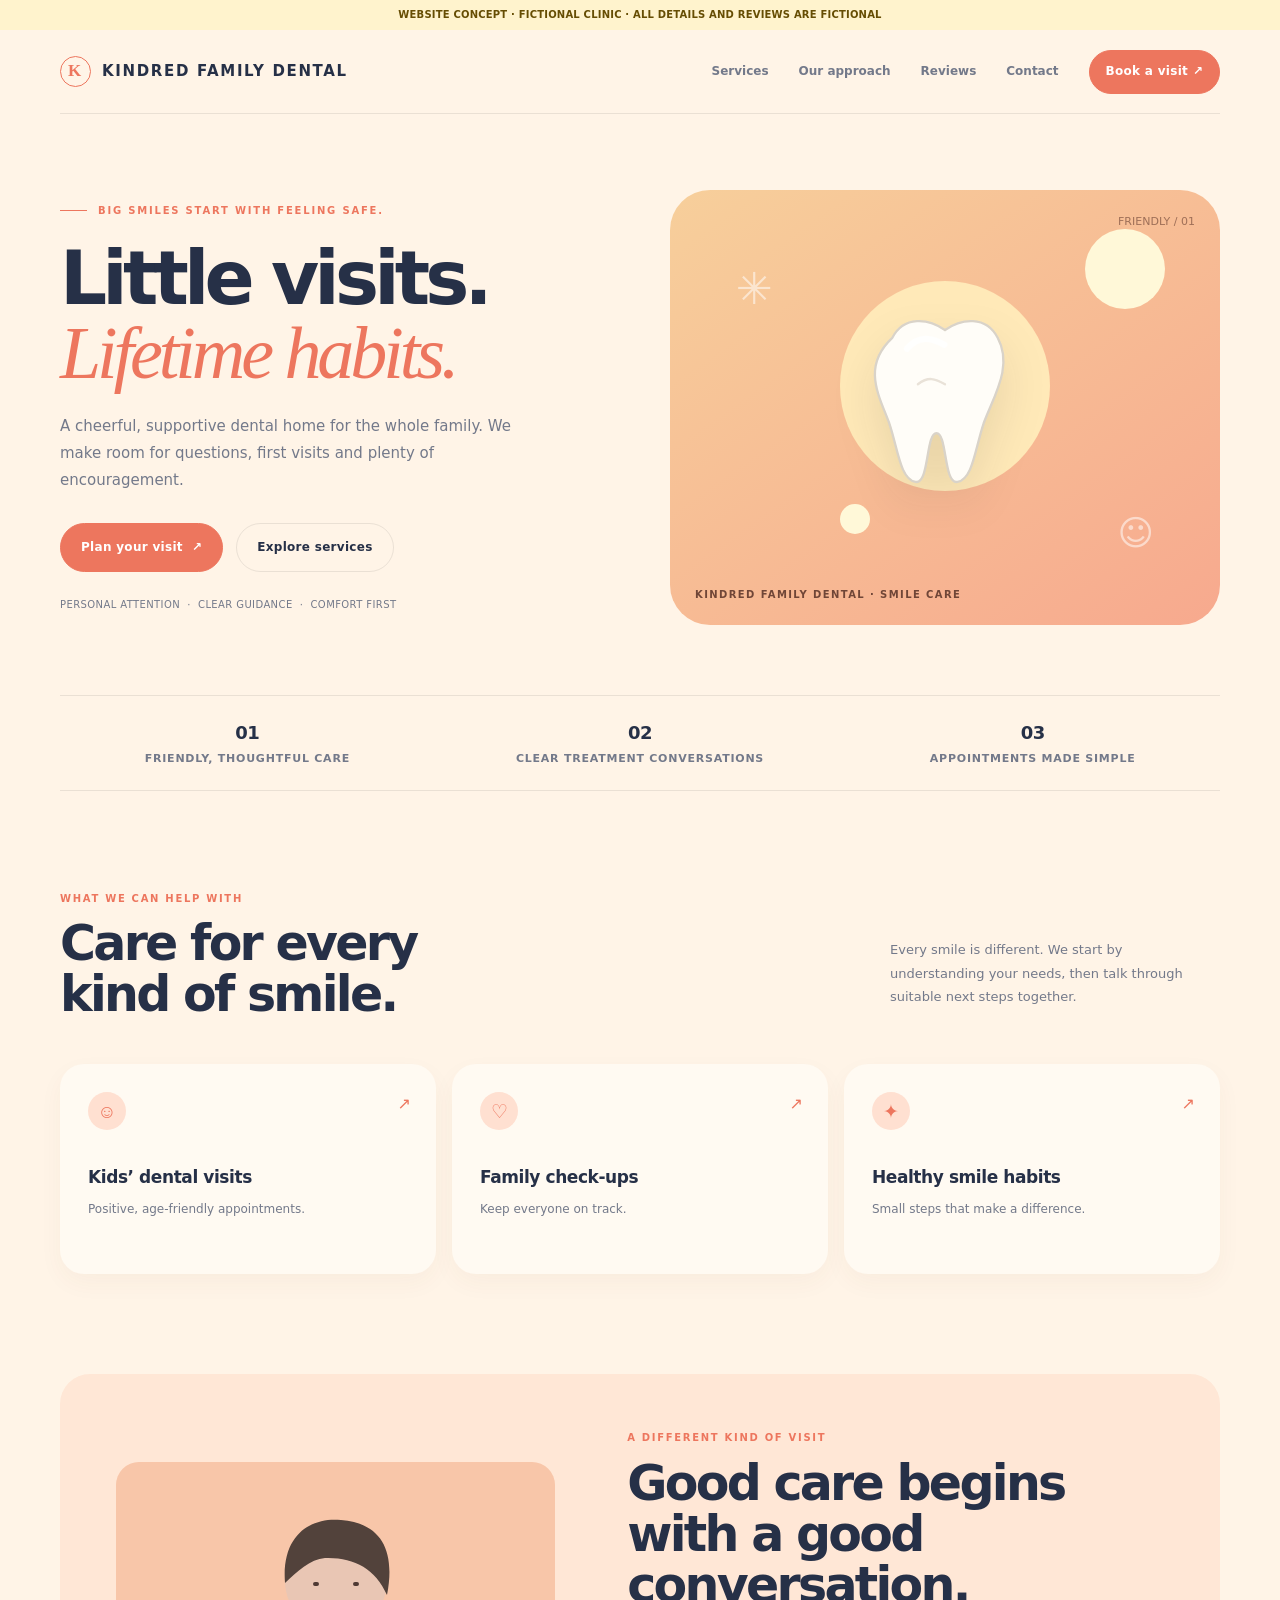
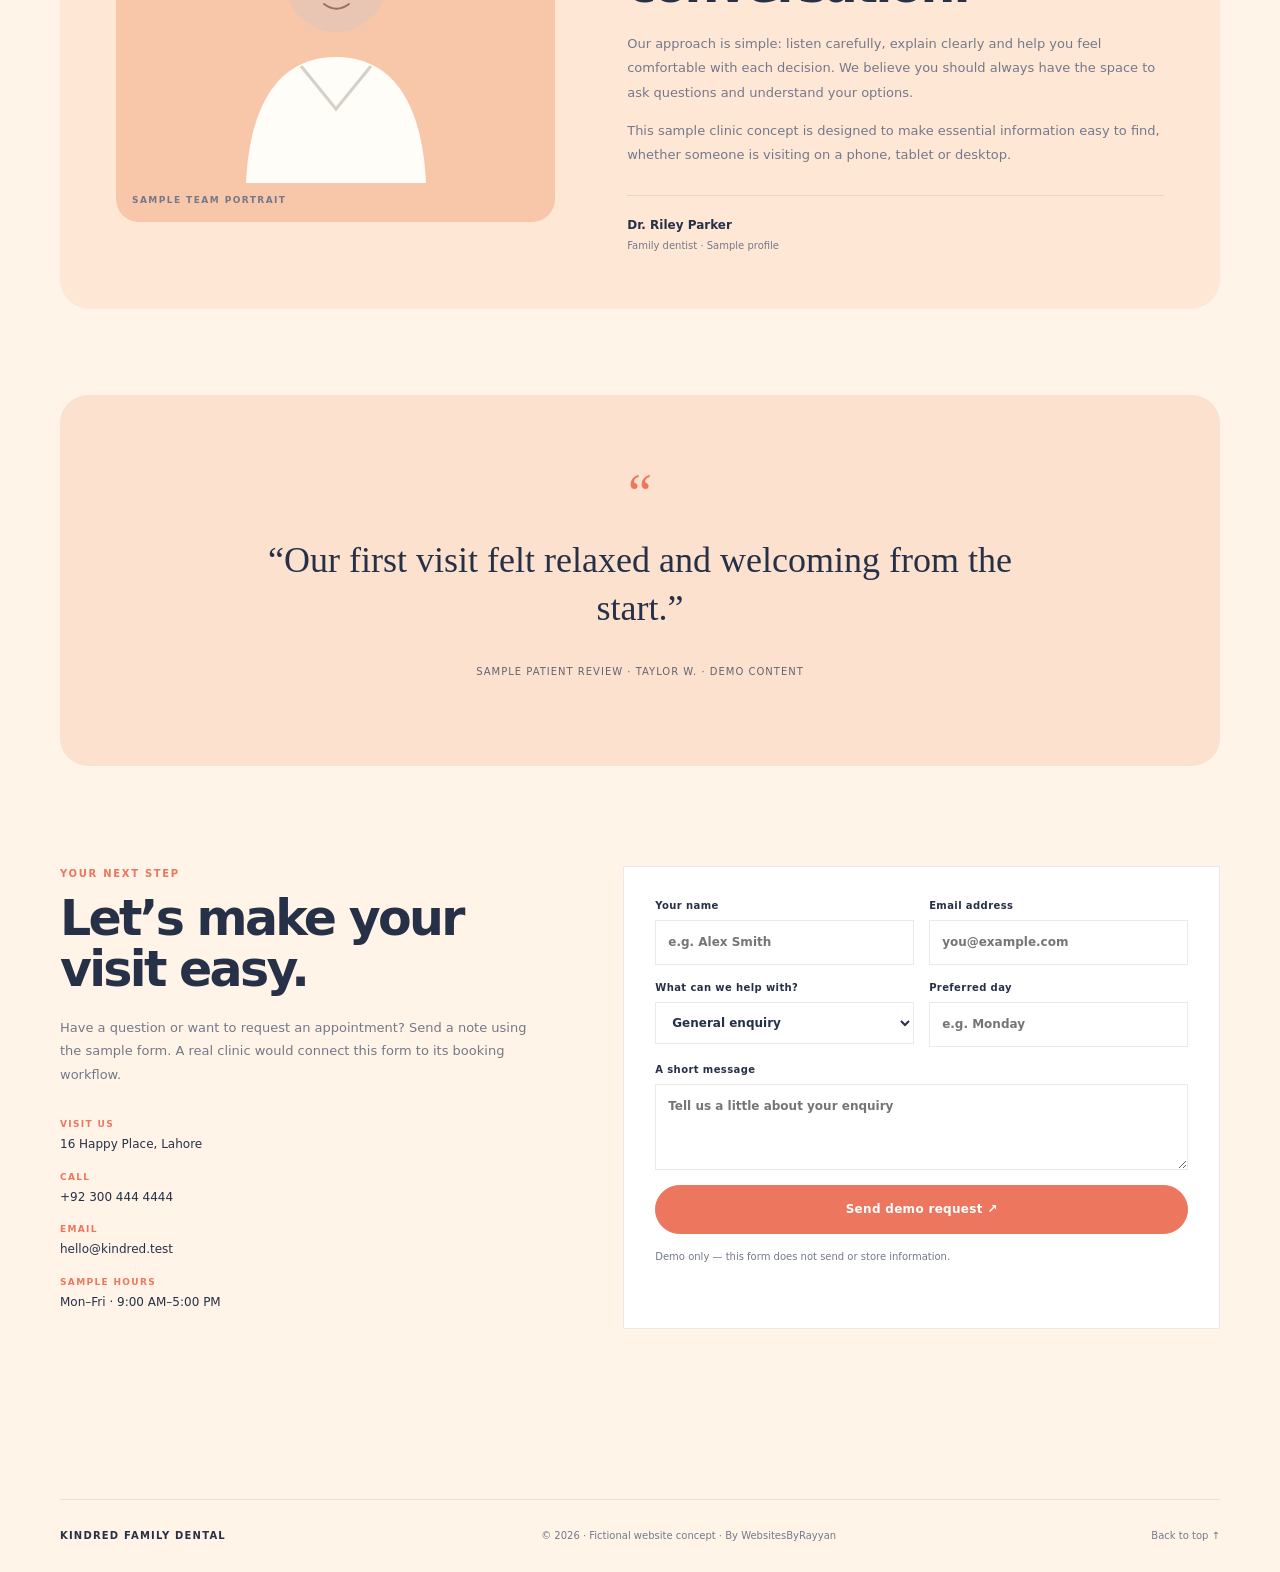
<file: template-05-kindred-family-dental/index.html>
<!doctype html>
<html lang="en"><head><meta charset="utf-8"><meta name="viewport" content="width=device-width, initial-scale=1"><meta name="description" content="Fictional dental clinic website concept for portfolio presentation."><title>Kindred Family Dental — Dental website concept</title><style>:root{--bg:#fff4e7;--ink:#263047;--muted:#73798a;--accent:#ed765e;--line:#20202018;--card:#ffffff;--panel:#ffe7d6;--artbg:#f7cf9b;--artink:#704637;--quote-bg:#fbe1ce;--quote-ink:#263047;--portraitbg:#f8c6a9;--btntext:#fff}*{box-sizing:border-box}html{scroll-behavior:smooth}body{margin:0;background:var(--bg);color:var(--ink);font-family:Inter,ui-sans-serif,system-ui,-apple-system,"Segoe UI",sans-serif;line-height:1.55}a{color:inherit;text-decoration:none}button,input,select,textarea{font:inherit}.site{overflow:hidden}.wrap{width:min(1160px,calc(100% - 48px));margin:auto}.nav{height:84px;display:flex;align-items:center;justify-content:space-between;border-bottom:1px solid var(--line);position:relative;z-index:5}.brand{font-size:15px;font-weight:800;letter-spacing:.11em;text-transform:uppercase;display:flex;align-items:center;gap:11px}.brand-mark{width:31px;height:31px;border:1.5px solid var(--accent);border-radius:50%;display:grid;place-items:center;color:var(--accent);font-family:Georgia,serif;font-size:17px}.navlinks{display:flex;align-items:center;gap:30px;font-size:12px;font-weight:650;color:var(--muted)}.navlinks a:hover{color:var(--ink)}.nav-cta,.btn{display:inline-flex;align-items:center;justify-content:center;gap:9px;padding:14px 20px;border:1px solid var(--accent);background:var(--accent);color:var(--btntext,#fff);font-size:12px;font-weight:750;letter-spacing:.025em;transition:.2s}.nav-cta{padding:11px 16px}.btn:hover,.nav-cta:hover{transform:translateY(-2px);filter:brightness(.96)}.menu{display:none;background:none;color:var(--ink);border:1px solid var(--line);padding:9px 12px}.hero{padding:76px 0 70px;display:grid;grid-template-columns:1.03fr .97fr;gap:60px;align-items:center;min-height:580px}.eyebrow{font-size:10px;letter-spacing:.18em;text-transform:uppercase;font-weight:800;color:var(--accent);display:flex;align-items:center;gap:11px}.eyebrow:before{content:"";width:27px;height:1px;background:currentColor}.hero h1{font-size:clamp(46px,6vw,76px);line-height:.99;letter-spacing:-.065em;font-weight:650;margin:24px 0 23px;max-width:620px}.hero h1 em{font-family:Georgia,serif;font-weight:400;color:var(--accent);letter-spacing:-.055em}.lead{font-size:15px;line-height:1.8;color:var(--muted);max-width:480px}.hero-actions{display:flex;gap:13px;align-items:center;margin-top:29px;flex-wrap:wrap}.btn.secondary{background:transparent;color:var(--ink);border-color:var(--line)}.micro{font-size:10px;color:var(--muted);margin-top:25px;letter-spacing:.04em}.art{height:435px;position:relative;border-radius:var(--art-radius,28px);background:var(--artbg);overflow:hidden;isolation:isolate}.art:before,.art:after{content:"";position:absolute;z-index:-1}.tooth{position:absolute;width:210px;height:250px;left:50%;top:48%;transform:translate(-50%,-50%);filter:drop-shadow(0 22px 22px #1a1a1a18)}.art-label{position:absolute;left:25px;bottom:23px;font-size:10px;letter-spacing:.14em;text-transform:uppercase;color:var(--artink);font-weight:750}.art-number{position:absolute;right:25px;top:23px;font-size:11px;color:var(--artink);opacity:.65}.spark{position:absolute;border:1px solid var(--accent);border-radius:50%;width:18px;height:18px}.trust{border-top:1px solid var(--line);border-bottom:1px solid var(--line);display:grid;grid-template-columns:repeat(3,1fr);padding:23px 0;gap:18px}.trust div{text-align:center;font-size:11px;font-weight:700;letter-spacing:.07em;text-transform:uppercase;color:var(--muted)}.trust strong{color:var(--ink);display:block;font-size:18px;letter-spacing:-.03em;margin-bottom:3px}.section{padding:100px 0}.section-head{display:flex;justify-content:space-between;align-items:end;gap:30px;margin-bottom:43px}.kicker{font-size:10px;letter-spacing:.17em;text-transform:uppercase;font-weight:800;color:var(--accent)}h2{font-size:clamp(33px,4vw,49px);line-height:1.04;letter-spacing:-.055em;font-weight:620;margin:13px 0 0}.section-intro{font-size:13px;line-height:1.8;color:var(--muted);max-width:330px}.services{display:grid;grid-template-columns:repeat(3,1fr);gap:16px}.service{padding:28px;background:var(--card);border:1px solid var(--line);min-height:210px;position:relative}.service-num{font-family:Georgia,serif;color:var(--accent);font-size:23px}.service h3{font-size:17px;margin:34px 0 8px;letter-spacing:-.025em}.service p{font-size:12px;line-height:1.75;color:var(--muted);margin:0}.service-arrow{position:absolute;right:25px;top:28px;color:var(--accent)}.about{display:grid;grid-template-columns:.9fr 1.1fr;gap:72px;align-items:center;background:var(--panel);padding:56px}.portrait{min-height:360px;background:var(--portraitbg);position:relative;overflow:hidden;display:grid;place-items:center}.portrait svg{width:75%;height:auto;max-height:330px}.about-copy h2{margin-bottom:20px}.about-copy p{font-size:13px;line-height:1.9;color:var(--muted)}.doctor{margin-top:27px;padding-top:20px;border-top:1px solid var(--line);font-size:12px;font-weight:750}.doctor span{display:block;font-size:10px;color:var(--muted);font-weight:500;margin-top:3px}.quote{padding:83px 9%;text-align:center;background:var(--quote-bg);color:var(--quote-ink);margin-top:86px}.quote-mark{font-family:Georgia,serif;font-size:54px;line-height:.6;color:var(--accent)}.quote blockquote{font-family:Georgia,serif;font-size:clamp(23px,3vw,36px);line-height:1.35;max-width:760px;margin:25px auto}.quote small{font-size:10px;letter-spacing:.1em;text-transform:uppercase;opacity:.7}.contact{display:grid;grid-template-columns:.9fr 1.1fr;gap:75px;align-items:start}.contact-copy h2{margin-bottom:20px}.contact-copy p{color:var(--muted);font-size:13px;line-height:1.8}.contact-details{margin-top:32px;display:grid;gap:17px;font-size:12px}.contact-details span{display:block;font-size:9px;color:var(--accent);font-weight:800;letter-spacing:.15em;text-transform:uppercase;margin-bottom:3px}.form{background:var(--card);border:1px solid var(--line);padding:31px;display:grid;grid-template-columns:1fr 1fr;gap:15px}.form label{font-size:10px;font-weight:750;letter-spacing:.04em}.form input,.form select,.form textarea{display:block;width:100%;margin-top:7px;border:1px solid var(--line);background:var(--fieldbg,transparent);padding:12px;color:var(--ink);outline:none;font-size:12px;border-radius:0}.form input:focus,.form textarea:focus,.form select:focus{border-color:var(--accent)}.form .wide{grid-column:1/-1}.form textarea{min-height:86px;resize:vertical}.form button{grid-column:1/-1;cursor:pointer}.form-note{grid-column:1/-1;font-size:10px;color:var(--muted);margin:0}.form-status{grid-column:1/-1;font-size:12px;color:var(--accent);min-height:18px}.footer{padding:28px 0;border-top:1px solid var(--line);display:flex;justify-content:space-between;gap:20px;font-size:10px;color:var(--muted);margin-top:70px}.footer strong{color:var(--ink);letter-spacing:.12em;text-transform:uppercase}.demo-banner{background:#fff3cd;color:#664d03;text-align:center;padding:8px 16px;font:700 10px/1.4 system-ui;letter-spacing:.02em}.mobile-close{display:none}
@media(max-width:820px){.wrap{width:min(100% - 36px,640px)}.nav{height:72px}.menu{display:block}.navlinks{display:none;position:absolute;top:71px;left:0;right:0;background:var(--bg);border:1px solid var(--line);padding:20px;flex-direction:column;align-items:stretch;gap:18px;box-shadow:0 15px 35px #00000012}.navlinks.open{display:flex}.navlinks .nav-cta{text-align:center}.hero{grid-template-columns:1fr;gap:34px;padding:55px 0 48px;min-height:0}.hero h1{max-width:660px}.art{height:360px}.trust{grid-template-columns:1fr;gap:16px;padding:19px 0}.trust div{display:flex;align-items:center;justify-content:center;gap:10px}.trust strong{display:inline;margin:0;font-size:16px}.section{padding:72px 0}.section-head{display:block}.section-intro{margin-top:18px}.services{grid-template-columns:1fr 1fr}.about{grid-template-columns:1fr;gap:32px;padding:25px}.portrait{min-height:280px}.quote{margin-top:60px;padding:65px 8%}.contact{grid-template-columns:1fr;gap:35px}.footer{margin-top:50px}}
@media(max-width:520px){.wrap{width:calc(100% - 30px)}.brand{font-size:12px}.hero{padding-top:43px}.hero h1{font-size:48px}.lead{font-size:14px}.art{height:310px}.services{grid-template-columns:1fr}.service{min-height:175px}.service h3{margin-top:23px}.section{padding:59px 0}.about{padding:18px}.portrait{min-height:230px}.form{grid-template-columns:1fr;padding:20px}.form label,.form .wide,.form button,.form-note,.form-status{grid-column:1}.footer{flex-direction:column}.navlinks{font-size:14px}}
.hero{grid-template-columns:1fr 1fr}.hero h1{font-size:clamp(49px,6vw,74px);font-weight:750}.art{border-radius:40px;background:linear-gradient(145deg,#f7cf9b,#f7a98e)}.art:before{width:210px;height:210px;background:#ffe9b8;border-radius:50%;left:50%;top:45%;transform:translate(-50%,-50%)}.art:after{width:80px;height:80px;background:#fff8d8;border-radius:50%;right:10%;top:9%;box-shadow:-270px 250px 0 -25px #fff8d8}.tooth{width:150px;height:200px}.service{border-radius:24px;background:#fffaf2;border:0;box-shadow:0 9px 25px #6e45300b}.service-num{width:38px;height:38px;border-radius:50%;display:grid;place-items:center;background:#ffe0d1;font-size:19px}.about{border-radius:30px;background:#ffe7d6}.portrait{border-radius:23px;background:#f8c6a9}.quote{border-radius:28px;background:#fbe1ce;color:var(--ink)}.btn,.nav-cta{border-radius:999px}</style><link rel="stylesheet" href="../responsive.css"></head>
<body><div class="demo-banner">WEBSITE CONCEPT · FICTIONAL CLINIC · ALL DETAILS AND REVIEWS ARE FICTIONAL</div><div class="site"><div class="wrap"><header class="nav"><a class="brand" href="#top"><span class="brand-mark">K</span>Kindred Family Dental</a><button class="menu" aria-expanded="false" aria-label="Open navigation">Menu ☰</button><nav class="navlinks" aria-label="Main navigation"><a href="#services">Services</a><a href="#about">Our approach</a><a href="#reviews">Reviews</a><a href="#contact">Contact</a><a class="nav-cta" href="#contact">Book a visit ↗</a></nav></header>
<main id="top"><section class="hero"><div><div class="eyebrow">Big smiles start with feeling safe.</div><h1>Little visits. <em>Lifetime habits.</em></h1><p class="lead">A cheerful, supportive dental home for the whole family. We make room for questions, first visits and plenty of encouragement.</p><div class="hero-actions"><a class="btn" href="#contact">Plan your visit <span>↗</span></a><a class="btn secondary" href="#services">Explore services</a></div><div class="micro">PERSONAL ATTENTION &nbsp;·&nbsp; CLEAR GUIDANCE &nbsp;·&nbsp; COMFORT FIRST</div></div><div class="art" aria-label="Decorative dental illustration"><div style="position:absolute;left:12%;top:15%;font-size:44px;color:#fff8">✳</div><div style="position:absolute;right:12%;bottom:15%;font-size:35px;color:#fff8">☺</div><svg class="tooth" viewBox="0 0 220 260" fill="none" aria-hidden="true"><path d="M42 51C57 22 89 26 110 41C131 26 163 22 178 51C198 88 173 126 160 161C149 193 146 234 126 237C108 240 113 174 99 174C85 174 90 240 72 237C52 234 49 193 38 161C25 126 2 88 42 51Z" fill="#fffdf8" stroke="#d9d3c9" stroke-width="3"/><path d="M61 65C77 47 93 51 109 60" stroke="#fff" stroke-width="8" stroke-linecap="round" opacity=".9"/><path d="M75 111C88 101 97 103 110 111" stroke="#e9e2d8" stroke-width="3" stroke-linecap="round"/></svg><div class="art-label">Kindred Family Dental · SMILE CARE</div><div class="art-number">FRIENDLY / 01</div></div></section>
<div class="trust"><div><strong>01</strong> Friendly, thoughtful care</div><div><strong>02</strong> Clear treatment conversations</div><div><strong>03</strong> Appointments made simple</div></div>
<section class="section" id="services"><div class="section-head"><div><div class="kicker">WHAT WE CAN HELP WITH</div><h2>Care for every<br>kind of smile.</h2></div><p class="section-intro">Every smile is different. We start by understanding your needs, then talk through suitable next steps together.</p></div><div class="services"><article class="service"><div class="service-num">☺</div><span class="service-arrow">↗</span><h3>Kids’ dental visits</h3><p>Positive, age-friendly appointments.</p></article><article class="service"><div class="service-num">♡</div><span class="service-arrow">↗</span><h3>Family check-ups</h3><p>Keep everyone on track.</p></article><article class="service"><div class="service-num">✦</div><span class="service-arrow">↗</span><h3>Healthy smile habits</h3><p>Small steps that make a difference.</p></article></div></section>
<section class="about" id="about"><div class="portrait"><svg viewBox="0 0 260 300" fill="none" aria-hidden="true"><circle cx="130" cy="89" r="51" fill="#E9C6B4"/><path d="M79 91C75 40 108 25 135 28C174 31 190 57 181 103C169 76 147 65 119 66C104 67 91 80 79 91Z" fill="#52423B"/><path d="M40 291C44 207 76 165 130 165C184 165 216 207 220 291H40Z" fill="#fffdf8"/><path d="M95 174L130 217L165 174" stroke="#D7D0C7" stroke-width="3"/><path d="M118 112C126 118 135 118 143 112" stroke="#9D6E60" stroke-width="2" stroke-linecap="round"/><path d="M109 92H111M149 92H151" stroke="#4F3A34" stroke-width="4" stroke-linecap="round"/></svg><div style="position:absolute;bottom:14px;left:16px;font-size:9px;letter-spacing:.16em;font-weight:800;color:var(--muted)">SAMPLE TEAM PORTRAIT</div></div><div class="about-copy"><div class="kicker">A DIFFERENT KIND OF VISIT</div><h2>Good care begins with a good conversation.</h2><p>Our approach is simple: listen carefully, explain clearly and help you feel comfortable with each decision. We believe you should always have the space to ask questions and understand your options.</p><p>This sample clinic concept is designed to make essential information easy to find, whether someone is visiting on a phone, tablet or desktop.</p><div class="doctor">Dr. Riley Parker<span>Family dentist · Sample profile</span></div></div></section>
<section class="quote" id="reviews"><div class="quote-mark">“</div><blockquote>“Our first visit felt relaxed and welcoming from the start.”</blockquote><small>Sample patient review · Taylor W. · DEMO CONTENT</small></section>
<section class="section contact" id="contact"><div class="contact-copy"><div class="kicker">YOUR NEXT STEP</div><h2>Let’s make your visit easy.</h2><p>Have a question or want to request an appointment? Send a note using the sample form. A real clinic would connect this form to its booking workflow.</p><div class="contact-details"><div><span>Visit us</span>16 Happy Place, Lahore</div><div><span>Call</span>+92 300 444 4444</div><div><span>Email</span>hello@kindred.test</div><div><span>Sample hours</span>Mon–Fri · 9:00 AM–5:00 PM</div></div></div>
<form class="form"><label>Your name<input name="name" placeholder="e.g. Alex Smith" required></label><label>Email address<input name="email" type="email" placeholder="you@example.com" required></label><label>What can we help with?<select name="reason"><option>General enquiry</option><option>New patient visit</option><option>Routine check-up</option><option>Other</option></select></label><label>Preferred day<input name="day" type="text" placeholder="e.g. Monday"></label><label class="wide">A short message<textarea name="message" placeholder="Tell us a little about your enquiry"></textarea></label><button class="btn" type="submit">Send demo request ↗</button><p class="form-note">Demo only — this form does not send or store information.</p><div class="form-status" aria-live="polite"></div></form></section></main>
<footer class="footer"><strong>Kindred Family Dental</strong><span>© 2026 · Fictional website concept · By WebsitesByRayyan</span><a href="#top">Back to top ↑</a></footer></div></div>
<script>const menu=document.querySelector('.menu'),nav=document.querySelector('.navlinks');menu.addEventListener('click',()=>{const open=nav.classList.toggle('open');menu.setAttribute('aria-expanded',String(open));menu.textContent=open?'Close ×':'Menu ☰';});nav.querySelectorAll('a').forEach(a=>a.addEventListener('click',()=>{nav.classList.remove('open');menu.setAttribute('aria-expanded','false');menu.textContent='Menu ☰';}));document.querySelector('.form').addEventListener('submit',e=>{e.preventDefault();document.querySelector('.form-status').textContent='Thanks — this is a design preview. No information has been sent.';e.target.reset();});</script></body></html>
</file>
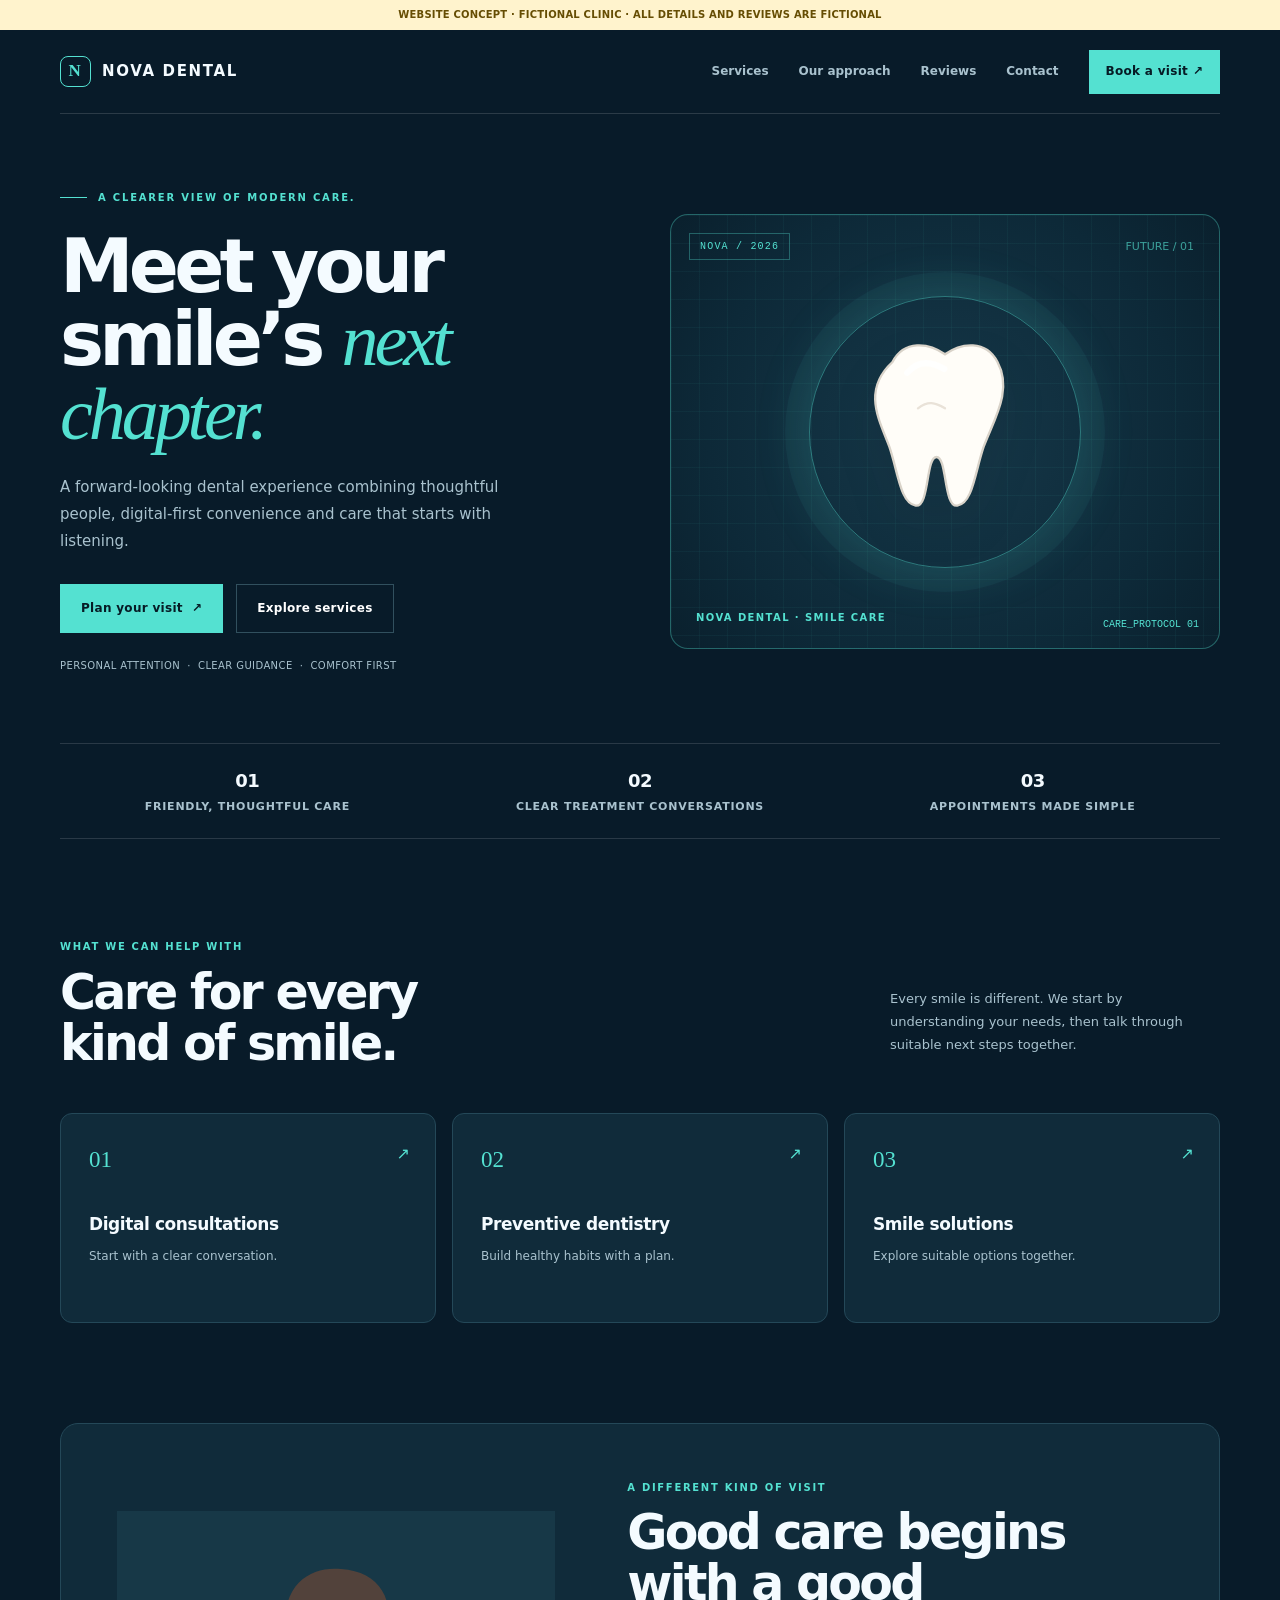
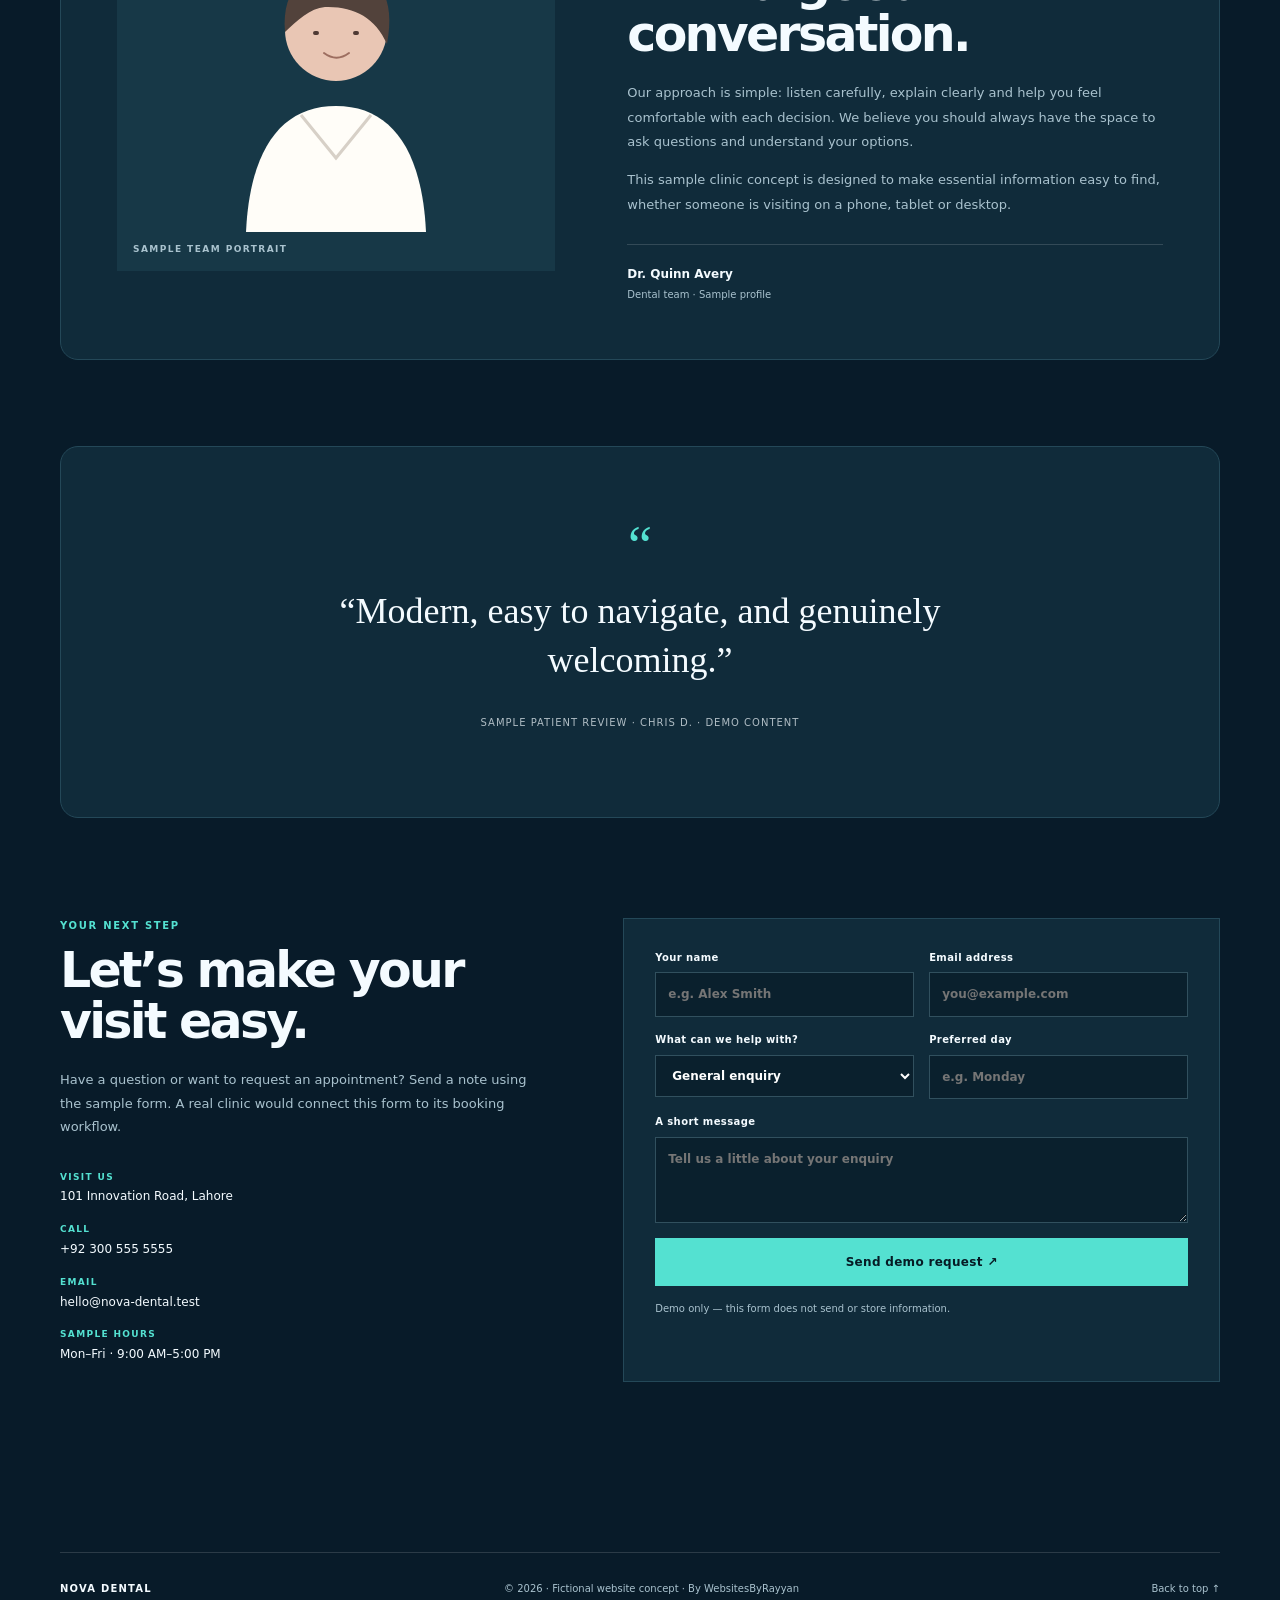
<file: template-06-nova-dental/index.html>
<!doctype html>
<html lang="en"><head><meta charset="utf-8"><meta name="viewport" content="width=device-width, initial-scale=1"><meta name="description" content="Fictional dental clinic website concept for portfolio presentation."><title>NOVA Dental — Dental website concept</title><style>:root{--bg:#081b29;--ink:#f4fbff;--muted:#a9c2ce;--accent:#54e1d1;--line:#ffffff25;--card:#102b3a;--panel:#102b3a;--artbg:#0d2938;--artink:#54e1d1;--quote-bg:#102b3a;--quote-ink:#f4fbff;--portraitbg:#173847;--btntext:#061b25}*{box-sizing:border-box}html{scroll-behavior:smooth}body{margin:0;background:var(--bg);color:var(--ink);font-family:Inter,ui-sans-serif,system-ui,-apple-system,"Segoe UI",sans-serif;line-height:1.55}a{color:inherit;text-decoration:none}button,input,select,textarea{font:inherit}.site{overflow:hidden}.wrap{width:min(1160px,calc(100% - 48px));margin:auto}.nav{height:84px;display:flex;align-items:center;justify-content:space-between;border-bottom:1px solid var(--line);position:relative;z-index:5}.brand{font-size:15px;font-weight:800;letter-spacing:.11em;text-transform:uppercase;display:flex;align-items:center;gap:11px}.brand-mark{width:31px;height:31px;border:1.5px solid var(--accent);border-radius:50%;display:grid;place-items:center;color:var(--accent);font-family:Georgia,serif;font-size:17px}.navlinks{display:flex;align-items:center;gap:30px;font-size:12px;font-weight:650;color:var(--muted)}.navlinks a:hover{color:var(--ink)}.nav-cta,.btn{display:inline-flex;align-items:center;justify-content:center;gap:9px;padding:14px 20px;border:1px solid var(--accent);background:var(--accent);color:var(--btntext,#fff);font-size:12px;font-weight:750;letter-spacing:.025em;transition:.2s}.nav-cta{padding:11px 16px}.btn:hover,.nav-cta:hover{transform:translateY(-2px);filter:brightness(.96)}.menu{display:none;background:none;color:var(--ink);border:1px solid var(--line);padding:9px 12px}.hero{padding:76px 0 70px;display:grid;grid-template-columns:1.03fr .97fr;gap:60px;align-items:center;min-height:580px}.eyebrow{font-size:10px;letter-spacing:.18em;text-transform:uppercase;font-weight:800;color:var(--accent);display:flex;align-items:center;gap:11px}.eyebrow:before{content:"";width:27px;height:1px;background:currentColor}.hero h1{font-size:clamp(46px,6vw,76px);line-height:.99;letter-spacing:-.065em;font-weight:650;margin:24px 0 23px;max-width:620px}.hero h1 em{font-family:Georgia,serif;font-weight:400;color:var(--accent);letter-spacing:-.055em}.lead{font-size:15px;line-height:1.8;color:var(--muted);max-width:480px}.hero-actions{display:flex;gap:13px;align-items:center;margin-top:29px;flex-wrap:wrap}.btn.secondary{background:transparent;color:var(--ink);border-color:var(--line)}.micro{font-size:10px;color:var(--muted);margin-top:25px;letter-spacing:.04em}.art{height:435px;position:relative;border-radius:var(--art-radius,28px);background:var(--artbg);overflow:hidden;isolation:isolate}.art:before,.art:after{content:"";position:absolute;z-index:-1}.tooth{position:absolute;width:210px;height:250px;left:50%;top:48%;transform:translate(-50%,-50%);filter:drop-shadow(0 22px 22px #1a1a1a18)}.art-label{position:absolute;left:25px;bottom:23px;font-size:10px;letter-spacing:.14em;text-transform:uppercase;color:var(--artink);font-weight:750}.art-number{position:absolute;right:25px;top:23px;font-size:11px;color:var(--artink);opacity:.65}.spark{position:absolute;border:1px solid var(--accent);border-radius:50%;width:18px;height:18px}.trust{border-top:1px solid var(--line);border-bottom:1px solid var(--line);display:grid;grid-template-columns:repeat(3,1fr);padding:23px 0;gap:18px}.trust div{text-align:center;font-size:11px;font-weight:700;letter-spacing:.07em;text-transform:uppercase;color:var(--muted)}.trust strong{color:var(--ink);display:block;font-size:18px;letter-spacing:-.03em;margin-bottom:3px}.section{padding:100px 0}.section-head{display:flex;justify-content:space-between;align-items:end;gap:30px;margin-bottom:43px}.kicker{font-size:10px;letter-spacing:.17em;text-transform:uppercase;font-weight:800;color:var(--accent)}h2{font-size:clamp(33px,4vw,49px);line-height:1.04;letter-spacing:-.055em;font-weight:620;margin:13px 0 0}.section-intro{font-size:13px;line-height:1.8;color:var(--muted);max-width:330px}.services{display:grid;grid-template-columns:repeat(3,1fr);gap:16px}.service{padding:28px;background:var(--card);border:1px solid var(--line);min-height:210px;position:relative}.service-num{font-family:Georgia,serif;color:var(--accent);font-size:23px}.service h3{font-size:17px;margin:34px 0 8px;letter-spacing:-.025em}.service p{font-size:12px;line-height:1.75;color:var(--muted);margin:0}.service-arrow{position:absolute;right:25px;top:28px;color:var(--accent)}.about{display:grid;grid-template-columns:.9fr 1.1fr;gap:72px;align-items:center;background:var(--panel);padding:56px}.portrait{min-height:360px;background:var(--portraitbg);position:relative;overflow:hidden;display:grid;place-items:center}.portrait svg{width:75%;height:auto;max-height:330px}.about-copy h2{margin-bottom:20px}.about-copy p{font-size:13px;line-height:1.9;color:var(--muted)}.doctor{margin-top:27px;padding-top:20px;border-top:1px solid var(--line);font-size:12px;font-weight:750}.doctor span{display:block;font-size:10px;color:var(--muted);font-weight:500;margin-top:3px}.quote{padding:83px 9%;text-align:center;background:var(--quote-bg);color:var(--quote-ink);margin-top:86px}.quote-mark{font-family:Georgia,serif;font-size:54px;line-height:.6;color:var(--accent)}.quote blockquote{font-family:Georgia,serif;font-size:clamp(23px,3vw,36px);line-height:1.35;max-width:760px;margin:25px auto}.quote small{font-size:10px;letter-spacing:.1em;text-transform:uppercase;opacity:.7}.contact{display:grid;grid-template-columns:.9fr 1.1fr;gap:75px;align-items:start}.contact-copy h2{margin-bottom:20px}.contact-copy p{color:var(--muted);font-size:13px;line-height:1.8}.contact-details{margin-top:32px;display:grid;gap:17px;font-size:12px}.contact-details span{display:block;font-size:9px;color:var(--accent);font-weight:800;letter-spacing:.15em;text-transform:uppercase;margin-bottom:3px}.form{background:var(--card);border:1px solid var(--line);padding:31px;display:grid;grid-template-columns:1fr 1fr;gap:15px}.form label{font-size:10px;font-weight:750;letter-spacing:.04em}.form input,.form select,.form textarea{display:block;width:100%;margin-top:7px;border:1px solid var(--line);background:var(--fieldbg,transparent);padding:12px;color:var(--ink);outline:none;font-size:12px;border-radius:0}.form input:focus,.form textarea:focus,.form select:focus{border-color:var(--accent)}.form .wide{grid-column:1/-1}.form textarea{min-height:86px;resize:vertical}.form button{grid-column:1/-1;cursor:pointer}.form-note{grid-column:1/-1;font-size:10px;color:var(--muted);margin:0}.form-status{grid-column:1/-1;font-size:12px;color:var(--accent);min-height:18px}.footer{padding:28px 0;border-top:1px solid var(--line);display:flex;justify-content:space-between;gap:20px;font-size:10px;color:var(--muted);margin-top:70px}.footer strong{color:var(--ink);letter-spacing:.12em;text-transform:uppercase}.demo-banner{background:#fff3cd;color:#664d03;text-align:center;padding:8px 16px;font:700 10px/1.4 system-ui;letter-spacing:.02em}.mobile-close{display:none}
@media(max-width:820px){.wrap{width:min(100% - 36px,640px)}.nav{height:72px}.menu{display:block}.navlinks{display:none;position:absolute;top:71px;left:0;right:0;background:var(--bg);border:1px solid var(--line);padding:20px;flex-direction:column;align-items:stretch;gap:18px;box-shadow:0 15px 35px #00000012}.navlinks.open{display:flex}.navlinks .nav-cta{text-align:center}.hero{grid-template-columns:1fr;gap:34px;padding:55px 0 48px;min-height:0}.hero h1{max-width:660px}.art{height:360px}.trust{grid-template-columns:1fr;gap:16px;padding:19px 0}.trust div{display:flex;align-items:center;justify-content:center;gap:10px}.trust strong{display:inline;margin:0;font-size:16px}.section{padding:72px 0}.section-head{display:block}.section-intro{margin-top:18px}.services{grid-template-columns:1fr 1fr}.about{grid-template-columns:1fr;gap:32px;padding:25px}.portrait{min-height:280px}.quote{margin-top:60px;padding:65px 8%}.contact{grid-template-columns:1fr;gap:35px}.footer{margin-top:50px}}
@media(max-width:520px){.wrap{width:calc(100% - 30px)}.brand{font-size:12px}.hero{padding-top:43px}.hero h1{font-size:48px}.lead{font-size:14px}.art{height:310px}.services{grid-template-columns:1fr}.service{min-height:175px}.service h3{margin-top:23px}.section{padding:59px 0}.about{padding:18px}.portrait{min-height:230px}.form{grid-template-columns:1fr;padding:20px}.form label,.form .wide,.form button,.form-note,.form-status{grid-column:1}.footer{flex-direction:column}.navlinks{font-size:14px}}
.nav{border-color:#ffffff24}.brand-mark{border-color:var(--accent);border-radius:8px}.navlinks{color:#a9c2ce}.navlinks a:hover{color:white}.nav-cta,.btn{color:#061b25}.hero{grid-template-columns:1fr 1fr}.hero h1{font-size:clamp(49px,6vw,74px)}.art{border:1px solid #54e1d15c;border-radius:18px;background:radial-gradient(circle at 50% 50%,#163849,#0d2938 68%,#0a202d)}.art:before{inset:0;background:linear-gradient(#54e1d10c 1px,transparent 1px),linear-gradient(90deg,#54e1d10c 1px,transparent 1px);background-size:28px 28px}.art:after{width:270px;height:270px;border:1px solid #54e1d16b;border-radius:50%;left:50%;top:50%;transform:translate(-50%,-50%);box-shadow:0 0 0 24px #54e1d10c,0 0 55px #54e1d12b}.tooth{width:170px}.trust{border-color:#ffffff22}.trust div{color:#a9c2ce}.trust strong{color:#f4fbff}.service{background:#102b3a;border-color:#244858;border-radius:12px}.about{background:#102b3a;border:1px solid #244858;border-radius:18px}.portrait{background:#173847}.quote{background:#102b3a;color:#f4fbff;border:1px solid #244858;border-radius:18px}.form{background:#102b3a;border-color:#244858}.form input,.form select,.form textarea{border-color:#31505e;background:#0a202d;color:white}.btn.secondary{color:white;border-color:#31505e}.footer{border-color:#ffffff24}</style><link rel="stylesheet" href="../responsive.css"></head>
<body class="nova-template"><div class="demo-banner">WEBSITE CONCEPT · FICTIONAL CLINIC · ALL DETAILS AND REVIEWS ARE FICTIONAL</div><div class="site"><div class="wrap"><header class="nav"><a class="brand" href="#top"><span class="brand-mark">N</span>NOVA Dental</a><button class="menu" aria-expanded="false" aria-label="Open navigation">Menu ☰</button><nav class="navlinks" aria-label="Main navigation"><a href="#services">Services</a><a href="#about">Our approach</a><a href="#reviews">Reviews</a><a href="#contact">Contact</a><a class="nav-cta" href="#contact">Book a visit ↗</a></nav></header>
<main id="top"><section class="hero"><div><div class="eyebrow">A clearer view of modern care.</div><h1>Meet your smile’s <em>next chapter.</em></h1><p class="lead">A forward-looking dental experience combining thoughtful people, digital-first convenience and care that starts with listening.</p><div class="hero-actions"><a class="btn" href="#contact">Plan your visit <span>↗</span></a><a class="btn secondary" href="#services">Explore services</a></div><div class="micro">PERSONAL ATTENTION &nbsp;·&nbsp; CLEAR GUIDANCE &nbsp;·&nbsp; COMFORT FIRST</div></div><div class="art" aria-label="Decorative dental illustration"><div style="position:absolute;left:18px;top:18px;border:1px solid #54e1d155;color:#54e1d1;padding:7px 10px;font:10px monospace;letter-spacing:.12em">NOVA / 2026</div><div style="position:absolute;right:20px;bottom:18px;color:#54e1d1;font:10px monospace">CARE_PROTOCOL 01</div><svg class="tooth" viewBox="0 0 220 260" fill="none" aria-hidden="true"><path d="M42 51C57 22 89 26 110 41C131 26 163 22 178 51C198 88 173 126 160 161C149 193 146 234 126 237C108 240 113 174 99 174C85 174 90 240 72 237C52 234 49 193 38 161C25 126 2 88 42 51Z" fill="#fffdf8" stroke="#d9d3c9" stroke-width="3"/><path d="M61 65C77 47 93 51 109 60" stroke="#fff" stroke-width="8" stroke-linecap="round" opacity=".9"/><path d="M75 111C88 101 97 103 110 111" stroke="#e9e2d8" stroke-width="3" stroke-linecap="round"/></svg><div class="art-label">NOVA Dental · SMILE CARE</div><div class="art-number">FUTURE / 01</div></div></section>
<div class="trust"><div><strong>01</strong> Friendly, thoughtful care</div><div><strong>02</strong> Clear treatment conversations</div><div><strong>03</strong> Appointments made simple</div></div>
<section class="section" id="services"><div class="section-head"><div><div class="kicker">WHAT WE CAN HELP WITH</div><h2>Care for every<br>kind of smile.</h2></div><p class="section-intro">Every smile is different. We start by understanding your needs, then talk through suitable next steps together.</p></div><div class="services"><article class="service"><div class="service-num">01</div><span class="service-arrow">↗</span><h3>Digital consultations</h3><p>Start with a clear conversation.</p></article><article class="service"><div class="service-num">02</div><span class="service-arrow">↗</span><h3>Preventive dentistry</h3><p>Build healthy habits with a plan.</p></article><article class="service"><div class="service-num">03</div><span class="service-arrow">↗</span><h3>Smile solutions</h3><p>Explore suitable options together.</p></article></div></section>
<section class="about" id="about"><div class="portrait"><svg viewBox="0 0 260 300" fill="none" aria-hidden="true"><circle cx="130" cy="89" r="51" fill="#E9C6B4"/><path d="M79 91C75 40 108 25 135 28C174 31 190 57 181 103C169 76 147 65 119 66C104 67 91 80 79 91Z" fill="#52423B"/><path d="M40 291C44 207 76 165 130 165C184 165 216 207 220 291H40Z" fill="#fffdf8"/><path d="M95 174L130 217L165 174" stroke="#D7D0C7" stroke-width="3"/><path d="M118 112C126 118 135 118 143 112" stroke="#9D6E60" stroke-width="2" stroke-linecap="round"/><path d="M109 92H111M149 92H151" stroke="#4F3A34" stroke-width="4" stroke-linecap="round"/></svg><div style="position:absolute;bottom:14px;left:16px;font-size:9px;letter-spacing:.16em;font-weight:800;color:var(--muted)">SAMPLE TEAM PORTRAIT</div></div><div class="about-copy"><div class="kicker">A DIFFERENT KIND OF VISIT</div><h2>Good care begins with a good conversation.</h2><p>Our approach is simple: listen carefully, explain clearly and help you feel comfortable with each decision. We believe you should always have the space to ask questions and understand your options.</p><p>This sample clinic concept is designed to make essential information easy to find, whether someone is visiting on a phone, tablet or desktop.</p><div class="doctor">Dr. Quinn Avery<span>Dental team · Sample profile</span></div></div></section>
<section class="quote" id="reviews"><div class="quote-mark">“</div><blockquote>“Modern, easy to navigate, and genuinely welcoming.”</blockquote><small>Sample patient review · Chris D. · DEMO CONTENT</small></section>
<section class="section contact" id="contact"><div class="contact-copy"><div class="kicker">YOUR NEXT STEP</div><h2>Let’s make your visit easy.</h2><p>Have a question or want to request an appointment? Send a note using the sample form. A real clinic would connect this form to its booking workflow.</p><div class="contact-details"><div><span>Visit us</span>101 Innovation Road, Lahore</div><div><span>Call</span>+92 300 555 5555</div><div><span>Email</span>hello@nova-dental.test</div><div><span>Sample hours</span>Mon–Fri · 9:00 AM–5:00 PM</div></div></div>
<form class="form"><label>Your name<input name="name" placeholder="e.g. Alex Smith" required></label><label>Email address<input name="email" type="email" placeholder="you@example.com" required></label><label>What can we help with?<select name="reason"><option>General enquiry</option><option>New patient visit</option><option>Routine check-up</option><option>Other</option></select></label><label>Preferred day<input name="day" type="text" placeholder="e.g. Monday"></label><label class="wide">A short message<textarea name="message" placeholder="Tell us a little about your enquiry"></textarea></label><button class="btn" type="submit">Send demo request ↗</button><p class="form-note">Demo only — this form does not send or store information.</p><div class="form-status" aria-live="polite"></div></form></section></main>
<footer class="footer"><strong>NOVA Dental</strong><span>© 2026 · Fictional website concept · By WebsitesByRayyan</span><a href="#top">Back to top ↑</a></footer></div></div>
<script>const menu=document.querySelector('.menu'),nav=document.querySelector('.navlinks');menu.addEventListener('click',()=>{const open=nav.classList.toggle('open');menu.setAttribute('aria-expanded',String(open));menu.textContent=open?'Close ×':'Menu ☰';});nav.querySelectorAll('a').forEach(a=>a.addEventListener('click',()=>{nav.classList.remove('open');menu.setAttribute('aria-expanded','false');menu.textContent='Menu ☰';}));document.querySelector('.form').addEventListener('submit',e=>{e.preventDefault();document.querySelector('.form-status').textContent='Thanks — this is a design preview. No information has been sent.';e.target.reset();});</script></body></html>
</file>
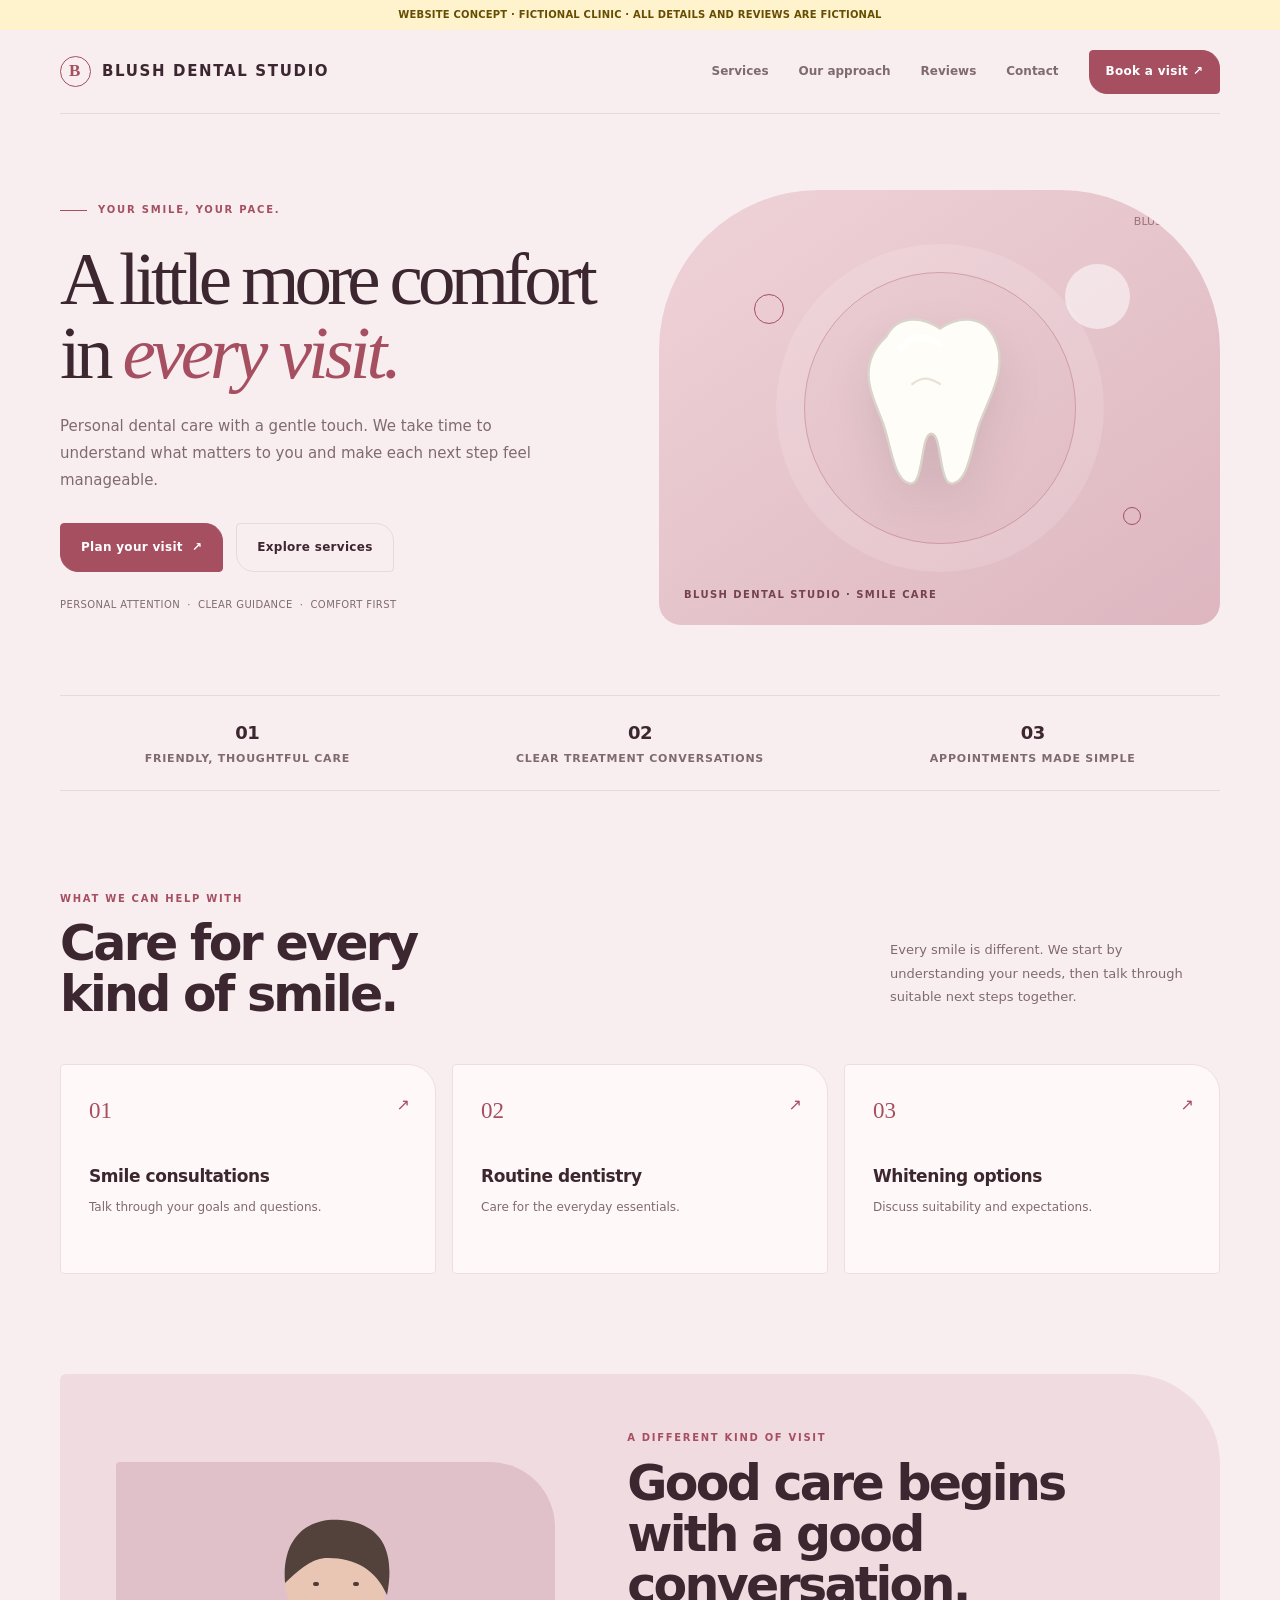
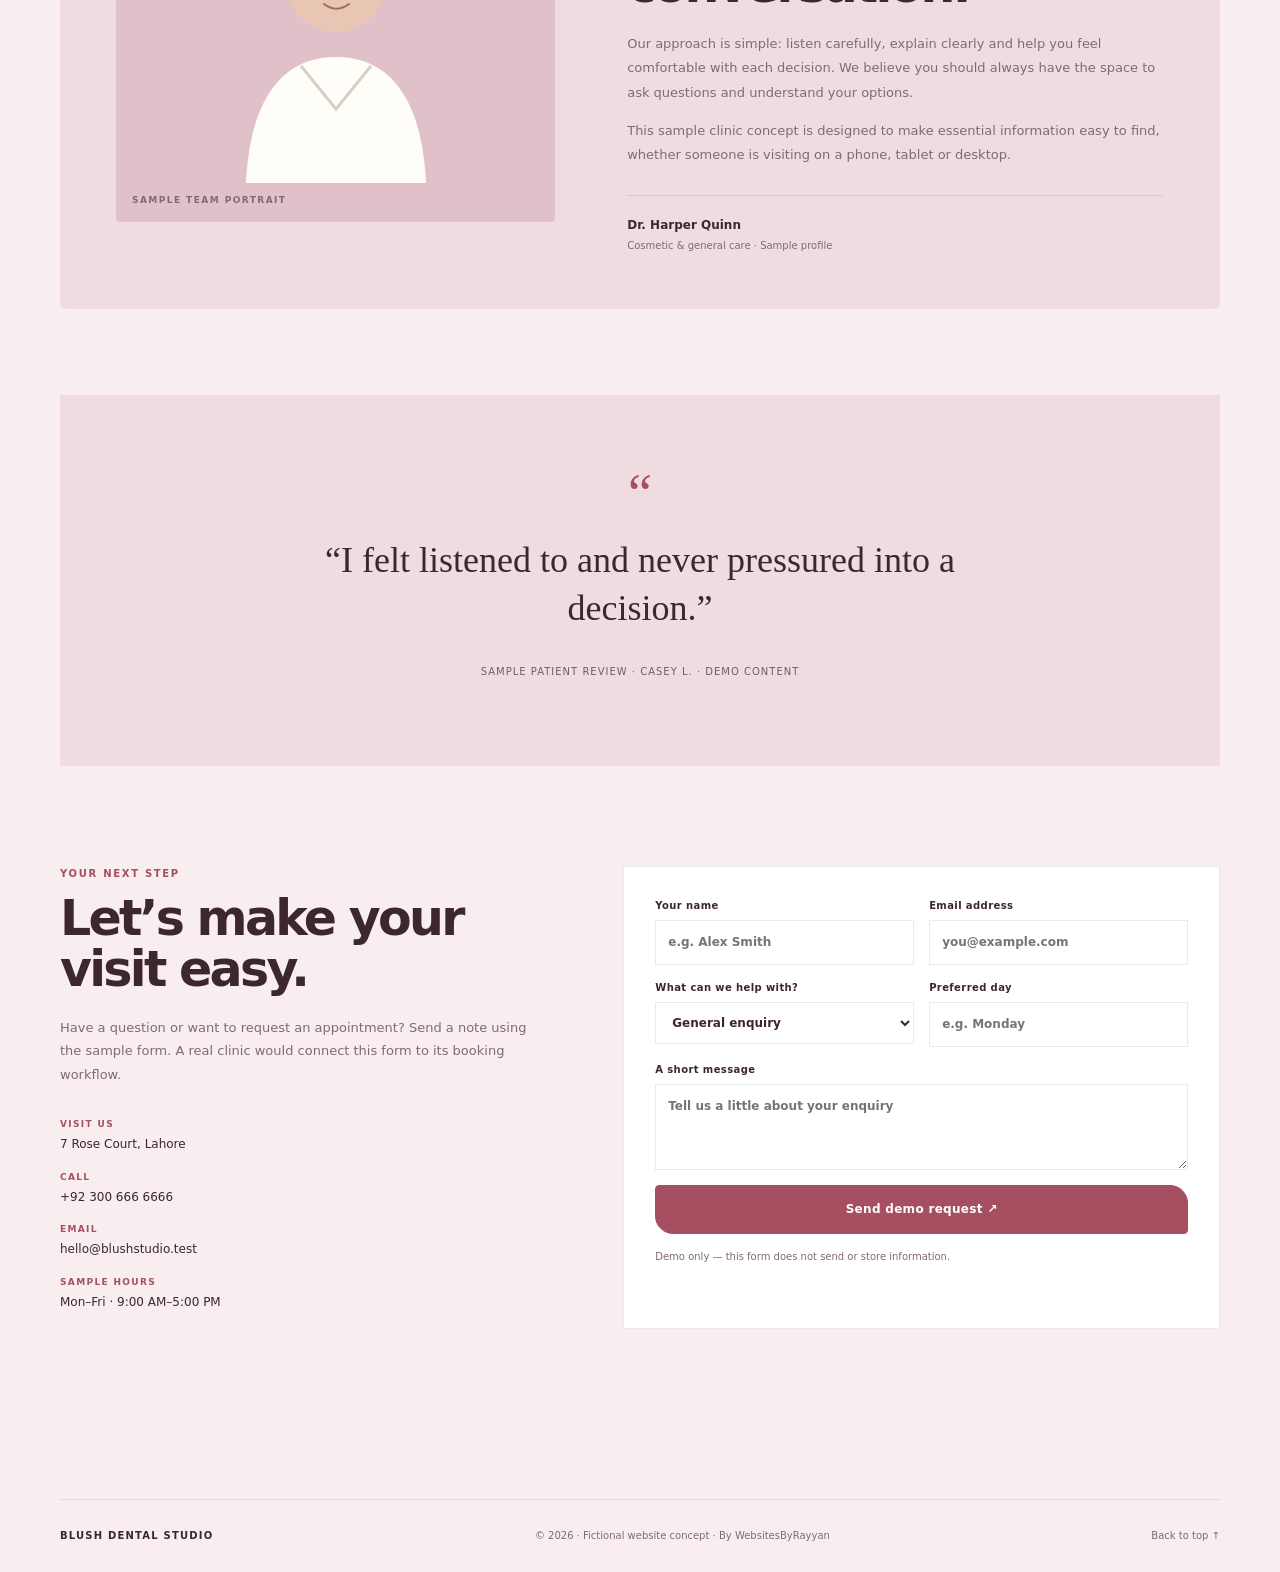
<file: template-07-blush-dental-studio/index.html>
<!doctype html>
<html lang="en"><head><meta charset="utf-8"><meta name="viewport" content="width=device-width, initial-scale=1"><meta name="description" content="Fictional dental clinic website concept for portfolio presentation."><title>Blush Dental Studio — Dental website concept</title><style>:root{--bg:#f8eef0;--ink:#3c2630;--muted:#806a72;--accent:#a64f61;--line:#20202018;--card:#ffffff;--panel:#f0dce0;--artbg:#efd3d8;--artink:#75424f;--quote-bg:#f0dce0;--quote-ink:#3c2630;--portraitbg:#e1c1c9;--btntext:#fff}*{box-sizing:border-box}html{scroll-behavior:smooth}body{margin:0;background:var(--bg);color:var(--ink);font-family:Inter,ui-sans-serif,system-ui,-apple-system,"Segoe UI",sans-serif;line-height:1.55}a{color:inherit;text-decoration:none}button,input,select,textarea{font:inherit}.site{overflow:hidden}.wrap{width:min(1160px,calc(100% - 48px));margin:auto}.nav{height:84px;display:flex;align-items:center;justify-content:space-between;border-bottom:1px solid var(--line);position:relative;z-index:5}.brand{font-size:15px;font-weight:800;letter-spacing:.11em;text-transform:uppercase;display:flex;align-items:center;gap:11px}.brand-mark{width:31px;height:31px;border:1.5px solid var(--accent);border-radius:50%;display:grid;place-items:center;color:var(--accent);font-family:Georgia,serif;font-size:17px}.navlinks{display:flex;align-items:center;gap:30px;font-size:12px;font-weight:650;color:var(--muted)}.navlinks a:hover{color:var(--ink)}.nav-cta,.btn{display:inline-flex;align-items:center;justify-content:center;gap:9px;padding:14px 20px;border:1px solid var(--accent);background:var(--accent);color:var(--btntext,#fff);font-size:12px;font-weight:750;letter-spacing:.025em;transition:.2s}.nav-cta{padding:11px 16px}.btn:hover,.nav-cta:hover{transform:translateY(-2px);filter:brightness(.96)}.menu{display:none;background:none;color:var(--ink);border:1px solid var(--line);padding:9px 12px}.hero{padding:76px 0 70px;display:grid;grid-template-columns:1.03fr .97fr;gap:60px;align-items:center;min-height:580px}.eyebrow{font-size:10px;letter-spacing:.18em;text-transform:uppercase;font-weight:800;color:var(--accent);display:flex;align-items:center;gap:11px}.eyebrow:before{content:"";width:27px;height:1px;background:currentColor}.hero h1{font-size:clamp(46px,6vw,76px);line-height:.99;letter-spacing:-.065em;font-weight:650;margin:24px 0 23px;max-width:620px}.hero h1 em{font-family:Georgia,serif;font-weight:400;color:var(--accent);letter-spacing:-.055em}.lead{font-size:15px;line-height:1.8;color:var(--muted);max-width:480px}.hero-actions{display:flex;gap:13px;align-items:center;margin-top:29px;flex-wrap:wrap}.btn.secondary{background:transparent;color:var(--ink);border-color:var(--line)}.micro{font-size:10px;color:var(--muted);margin-top:25px;letter-spacing:.04em}.art{height:435px;position:relative;border-radius:var(--art-radius,28px);background:var(--artbg);overflow:hidden;isolation:isolate}.art:before,.art:after{content:"";position:absolute;z-index:-1}.tooth{position:absolute;width:210px;height:250px;left:50%;top:48%;transform:translate(-50%,-50%);filter:drop-shadow(0 22px 22px #1a1a1a18)}.art-label{position:absolute;left:25px;bottom:23px;font-size:10px;letter-spacing:.14em;text-transform:uppercase;color:var(--artink);font-weight:750}.art-number{position:absolute;right:25px;top:23px;font-size:11px;color:var(--artink);opacity:.65}.spark{position:absolute;border:1px solid var(--accent);border-radius:50%;width:18px;height:18px}.trust{border-top:1px solid var(--line);border-bottom:1px solid var(--line);display:grid;grid-template-columns:repeat(3,1fr);padding:23px 0;gap:18px}.trust div{text-align:center;font-size:11px;font-weight:700;letter-spacing:.07em;text-transform:uppercase;color:var(--muted)}.trust strong{color:var(--ink);display:block;font-size:18px;letter-spacing:-.03em;margin-bottom:3px}.section{padding:100px 0}.section-head{display:flex;justify-content:space-between;align-items:end;gap:30px;margin-bottom:43px}.kicker{font-size:10px;letter-spacing:.17em;text-transform:uppercase;font-weight:800;color:var(--accent)}h2{font-size:clamp(33px,4vw,49px);line-height:1.04;letter-spacing:-.055em;font-weight:620;margin:13px 0 0}.section-intro{font-size:13px;line-height:1.8;color:var(--muted);max-width:330px}.services{display:grid;grid-template-columns:repeat(3,1fr);gap:16px}.service{padding:28px;background:var(--card);border:1px solid var(--line);min-height:210px;position:relative}.service-num{font-family:Georgia,serif;color:var(--accent);font-size:23px}.service h3{font-size:17px;margin:34px 0 8px;letter-spacing:-.025em}.service p{font-size:12px;line-height:1.75;color:var(--muted);margin:0}.service-arrow{position:absolute;right:25px;top:28px;color:var(--accent)}.about{display:grid;grid-template-columns:.9fr 1.1fr;gap:72px;align-items:center;background:var(--panel);padding:56px}.portrait{min-height:360px;background:var(--portraitbg);position:relative;overflow:hidden;display:grid;place-items:center}.portrait svg{width:75%;height:auto;max-height:330px}.about-copy h2{margin-bottom:20px}.about-copy p{font-size:13px;line-height:1.9;color:var(--muted)}.doctor{margin-top:27px;padding-top:20px;border-top:1px solid var(--line);font-size:12px;font-weight:750}.doctor span{display:block;font-size:10px;color:var(--muted);font-weight:500;margin-top:3px}.quote{padding:83px 9%;text-align:center;background:var(--quote-bg);color:var(--quote-ink);margin-top:86px}.quote-mark{font-family:Georgia,serif;font-size:54px;line-height:.6;color:var(--accent)}.quote blockquote{font-family:Georgia,serif;font-size:clamp(23px,3vw,36px);line-height:1.35;max-width:760px;margin:25px auto}.quote small{font-size:10px;letter-spacing:.1em;text-transform:uppercase;opacity:.7}.contact{display:grid;grid-template-columns:.9fr 1.1fr;gap:75px;align-items:start}.contact-copy h2{margin-bottom:20px}.contact-copy p{color:var(--muted);font-size:13px;line-height:1.8}.contact-details{margin-top:32px;display:grid;gap:17px;font-size:12px}.contact-details span{display:block;font-size:9px;color:var(--accent);font-weight:800;letter-spacing:.15em;text-transform:uppercase;margin-bottom:3px}.form{background:var(--card);border:1px solid var(--line);padding:31px;display:grid;grid-template-columns:1fr 1fr;gap:15px}.form label{font-size:10px;font-weight:750;letter-spacing:.04em}.form input,.form select,.form textarea{display:block;width:100%;margin-top:7px;border:1px solid var(--line);background:var(--fieldbg,transparent);padding:12px;color:var(--ink);outline:none;font-size:12px;border-radius:0}.form input:focus,.form textarea:focus,.form select:focus{border-color:var(--accent)}.form .wide{grid-column:1/-1}.form textarea{min-height:86px;resize:vertical}.form button{grid-column:1/-1;cursor:pointer}.form-note{grid-column:1/-1;font-size:10px;color:var(--muted);margin:0}.form-status{grid-column:1/-1;font-size:12px;color:var(--accent);min-height:18px}.footer{padding:28px 0;border-top:1px solid var(--line);display:flex;justify-content:space-between;gap:20px;font-size:10px;color:var(--muted);margin-top:70px}.footer strong{color:var(--ink);letter-spacing:.12em;text-transform:uppercase}.demo-banner{background:#fff3cd;color:#664d03;text-align:center;padding:8px 16px;font:700 10px/1.4 system-ui;letter-spacing:.02em}.mobile-close{display:none}
@media(max-width:820px){.wrap{width:min(100% - 36px,640px)}.nav{height:72px}.menu{display:block}.navlinks{display:none;position:absolute;top:71px;left:0;right:0;background:var(--bg);border:1px solid var(--line);padding:20px;flex-direction:column;align-items:stretch;gap:18px;box-shadow:0 15px 35px #00000012}.navlinks.open{display:flex}.navlinks .nav-cta{text-align:center}.hero{grid-template-columns:1fr;gap:34px;padding:55px 0 48px;min-height:0}.hero h1{max-width:660px}.art{height:360px}.trust{grid-template-columns:1fr;gap:16px;padding:19px 0}.trust div{display:flex;align-items:center;justify-content:center;gap:10px}.trust strong{display:inline;margin:0;font-size:16px}.section{padding:72px 0}.section-head{display:block}.section-intro{margin-top:18px}.services{grid-template-columns:1fr 1fr}.about{grid-template-columns:1fr;gap:32px;padding:25px}.portrait{min-height:280px}.quote{margin-top:60px;padding:65px 8%}.contact{grid-template-columns:1fr;gap:35px}.footer{margin-top:50px}}
@media(max-width:520px){.wrap{width:calc(100% - 30px)}.brand{font-size:12px}.hero{padding-top:43px}.hero h1{font-size:48px}.lead{font-size:14px}.art{height:310px}.services{grid-template-columns:1fr}.service{min-height:175px}.service h3{margin-top:23px}.section{padding:59px 0}.about{padding:18px}.portrait{min-height:230px}.form{grid-template-columns:1fr;padding:20px}.form label,.form .wide,.form button,.form-note,.form-status{grid-column:1}.footer{flex-direction:column}.navlinks{font-size:14px}}
.hero{grid-template-columns:.98fr 1.02fr}.hero h1{font-family:Georgia,serif;font-weight:400;font-size:clamp(49px,6vw,75px)}.hero h1 em{font-style:italic}.art{border-radius:160px 160px 22px 22px;background:linear-gradient(145deg,#efd3d8,#ddb6c0)}.art:before{width:270px;height:270px;border:1px solid #a64f6155;border-radius:50%;left:50%;top:50%;transform:translate(-50%,-50%);box-shadow:0 0 0 28px #ffffff22}.art:after{width:65px;height:65px;border-radius:50%;background:#fff8;top:17%;right:16%}.tooth{width:165px}.service{background:#fff8f8;border:1px solid #eedde1;border-radius:4px 28px 4px 4px}.about{background:#f0dce0;border-radius:6px 90px 6px 6px}.portrait{background:#e1c1c9;border-radius:4px 65px 4px 4px}.quote{background:#f0dce0;color:var(--ink)}.btn,.nav-cta{border-radius:4px 18px 4px 18px}</style><link rel="stylesheet" href="../responsive.css"></head>
<body><div class="demo-banner">WEBSITE CONCEPT · FICTIONAL CLINIC · ALL DETAILS AND REVIEWS ARE FICTIONAL</div><div class="site"><div class="wrap"><header class="nav"><a class="brand" href="#top"><span class="brand-mark">B</span>Blush Dental Studio</a><button class="menu" aria-expanded="false" aria-label="Open navigation">Menu ☰</button><nav class="navlinks" aria-label="Main navigation"><a href="#services">Services</a><a href="#about">Our approach</a><a href="#reviews">Reviews</a><a href="#contact">Contact</a><a class="nav-cta" href="#contact">Book a visit ↗</a></nav></header>
<main id="top"><section class="hero"><div><div class="eyebrow">Your smile, your pace.</div><h1>A little more comfort in <em>every visit.</em></h1><p class="lead">Personal dental care with a gentle touch. We take time to understand what matters to you and make each next step feel manageable.</p><div class="hero-actions"><a class="btn" href="#contact">Plan your visit <span>↗</span></a><a class="btn secondary" href="#services">Explore services</a></div><div class="micro">PERSONAL ATTENTION &nbsp;·&nbsp; CLEAR GUIDANCE &nbsp;·&nbsp; COMFORT FIRST</div></div><div class="art" aria-label="Decorative dental illustration"><div class="spark" style="left:17%;top:24%;width:30px;height:30px"></div><div class="spark" style="right:14%;bottom:23%"></div><svg class="tooth" viewBox="0 0 220 260" fill="none" aria-hidden="true"><path d="M42 51C57 22 89 26 110 41C131 26 163 22 178 51C198 88 173 126 160 161C149 193 146 234 126 237C108 240 113 174 99 174C85 174 90 240 72 237C52 234 49 193 38 161C25 126 2 88 42 51Z" fill="#fffdf8" stroke="#d9d3c9" stroke-width="3"/><path d="M61 65C77 47 93 51 109 60" stroke="#fff" stroke-width="8" stroke-linecap="round" opacity=".9"/><path d="M75 111C88 101 97 103 110 111" stroke="#e9e2d8" stroke-width="3" stroke-linecap="round"/></svg><div class="art-label">Blush Dental Studio · SMILE CARE</div><div class="art-number">BLUSH / 01</div></div></section>
<div class="trust"><div><strong>01</strong> Friendly, thoughtful care</div><div><strong>02</strong> Clear treatment conversations</div><div><strong>03</strong> Appointments made simple</div></div>
<section class="section" id="services"><div class="section-head"><div><div class="kicker">WHAT WE CAN HELP WITH</div><h2>Care for every<br>kind of smile.</h2></div><p class="section-intro">Every smile is different. We start by understanding your needs, then talk through suitable next steps together.</p></div><div class="services"><article class="service"><div class="service-num">01</div><span class="service-arrow">↗</span><h3>Smile consultations</h3><p>Talk through your goals and questions.</p></article><article class="service"><div class="service-num">02</div><span class="service-arrow">↗</span><h3>Routine dentistry</h3><p>Care for the everyday essentials.</p></article><article class="service"><div class="service-num">03</div><span class="service-arrow">↗</span><h3>Whitening options</h3><p>Discuss suitability and expectations.</p></article></div></section>
<section class="about" id="about"><div class="portrait"><svg viewBox="0 0 260 300" fill="none" aria-hidden="true"><circle cx="130" cy="89" r="51" fill="#E9C6B4"/><path d="M79 91C75 40 108 25 135 28C174 31 190 57 181 103C169 76 147 65 119 66C104 67 91 80 79 91Z" fill="#52423B"/><path d="M40 291C44 207 76 165 130 165C184 165 216 207 220 291H40Z" fill="#fffdf8"/><path d="M95 174L130 217L165 174" stroke="#D7D0C7" stroke-width="3"/><path d="M118 112C126 118 135 118 143 112" stroke="#9D6E60" stroke-width="2" stroke-linecap="round"/><path d="M109 92H111M149 92H151" stroke="#4F3A34" stroke-width="4" stroke-linecap="round"/></svg><div style="position:absolute;bottom:14px;left:16px;font-size:9px;letter-spacing:.16em;font-weight:800;color:var(--muted)">SAMPLE TEAM PORTRAIT</div></div><div class="about-copy"><div class="kicker">A DIFFERENT KIND OF VISIT</div><h2>Good care begins with a good conversation.</h2><p>Our approach is simple: listen carefully, explain clearly and help you feel comfortable with each decision. We believe you should always have the space to ask questions and understand your options.</p><p>This sample clinic concept is designed to make essential information easy to find, whether someone is visiting on a phone, tablet or desktop.</p><div class="doctor">Dr. Harper Quinn<span>Cosmetic &amp; general care · Sample profile</span></div></div></section>
<section class="quote" id="reviews"><div class="quote-mark">“</div><blockquote>“I felt listened to and never pressured into a decision.”</blockquote><small>Sample patient review · Casey L. · DEMO CONTENT</small></section>
<section class="section contact" id="contact"><div class="contact-copy"><div class="kicker">YOUR NEXT STEP</div><h2>Let’s make your visit easy.</h2><p>Have a question or want to request an appointment? Send a note using the sample form. A real clinic would connect this form to its booking workflow.</p><div class="contact-details"><div><span>Visit us</span>7 Rose Court, Lahore</div><div><span>Call</span>+92 300 666 6666</div><div><span>Email</span>hello@blushstudio.test</div><div><span>Sample hours</span>Mon–Fri · 9:00 AM–5:00 PM</div></div></div>
<form class="form"><label>Your name<input name="name" placeholder="e.g. Alex Smith" required></label><label>Email address<input name="email" type="email" placeholder="you@example.com" required></label><label>What can we help with?<select name="reason"><option>General enquiry</option><option>New patient visit</option><option>Routine check-up</option><option>Other</option></select></label><label>Preferred day<input name="day" type="text" placeholder="e.g. Monday"></label><label class="wide">A short message<textarea name="message" placeholder="Tell us a little about your enquiry"></textarea></label><button class="btn" type="submit">Send demo request ↗</button><p class="form-note">Demo only — this form does not send or store information.</p><div class="form-status" aria-live="polite"></div></form></section></main>
<footer class="footer"><strong>Blush Dental Studio</strong><span>© 2026 · Fictional website concept · By WebsitesByRayyan</span><a href="#top">Back to top ↑</a></footer></div></div>
<script>const menu=document.querySelector('.menu'),nav=document.querySelector('.navlinks');menu.addEventListener('click',()=>{const open=nav.classList.toggle('open');menu.setAttribute('aria-expanded',String(open));menu.textContent=open?'Close ×':'Menu ☰';});nav.querySelectorAll('a').forEach(a=>a.addEventListener('click',()=>{nav.classList.remove('open');menu.setAttribute('aria-expanded','false');menu.textContent='Menu ☰';}));document.querySelector('.form').addEventListener('submit',e=>{e.preventDefault();document.querySelector('.form-status').textContent='Thanks — this is a design preview. No information has been sent.';e.target.reset();});</script></body></html>
</file>
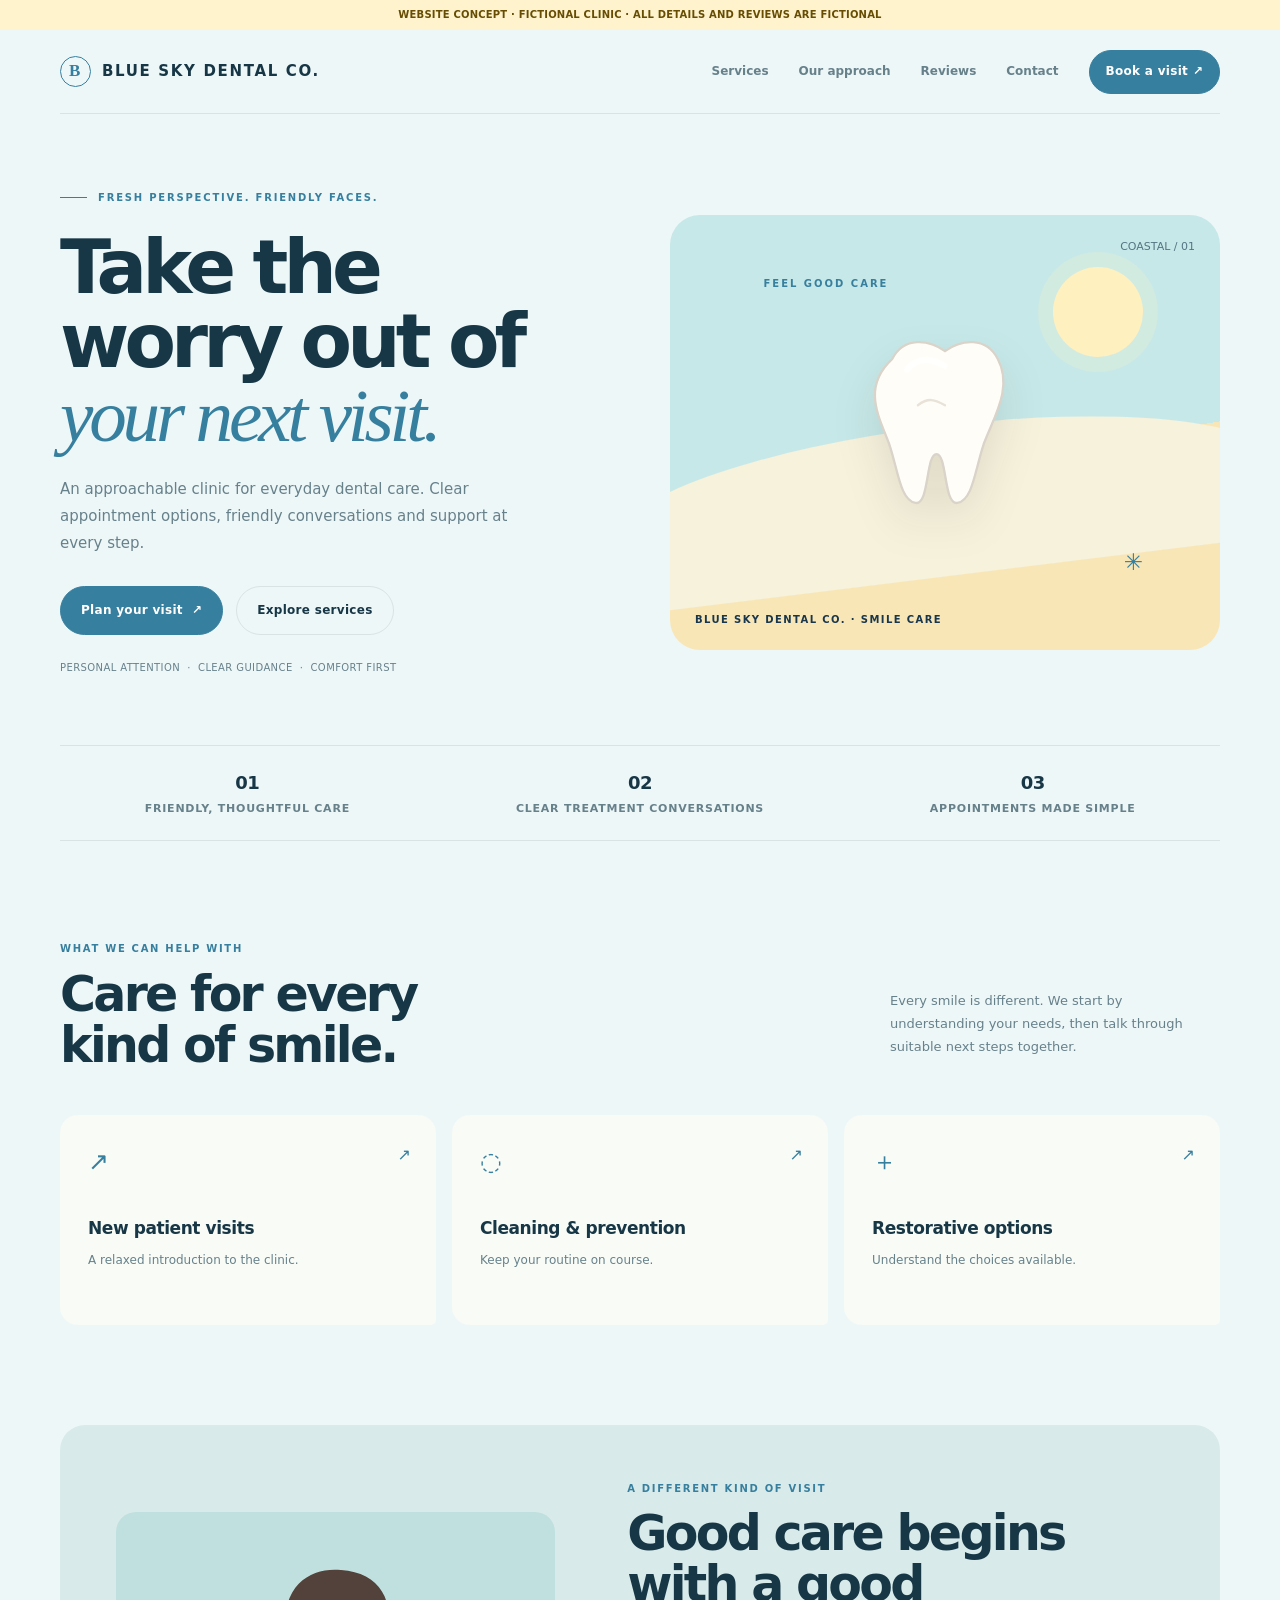
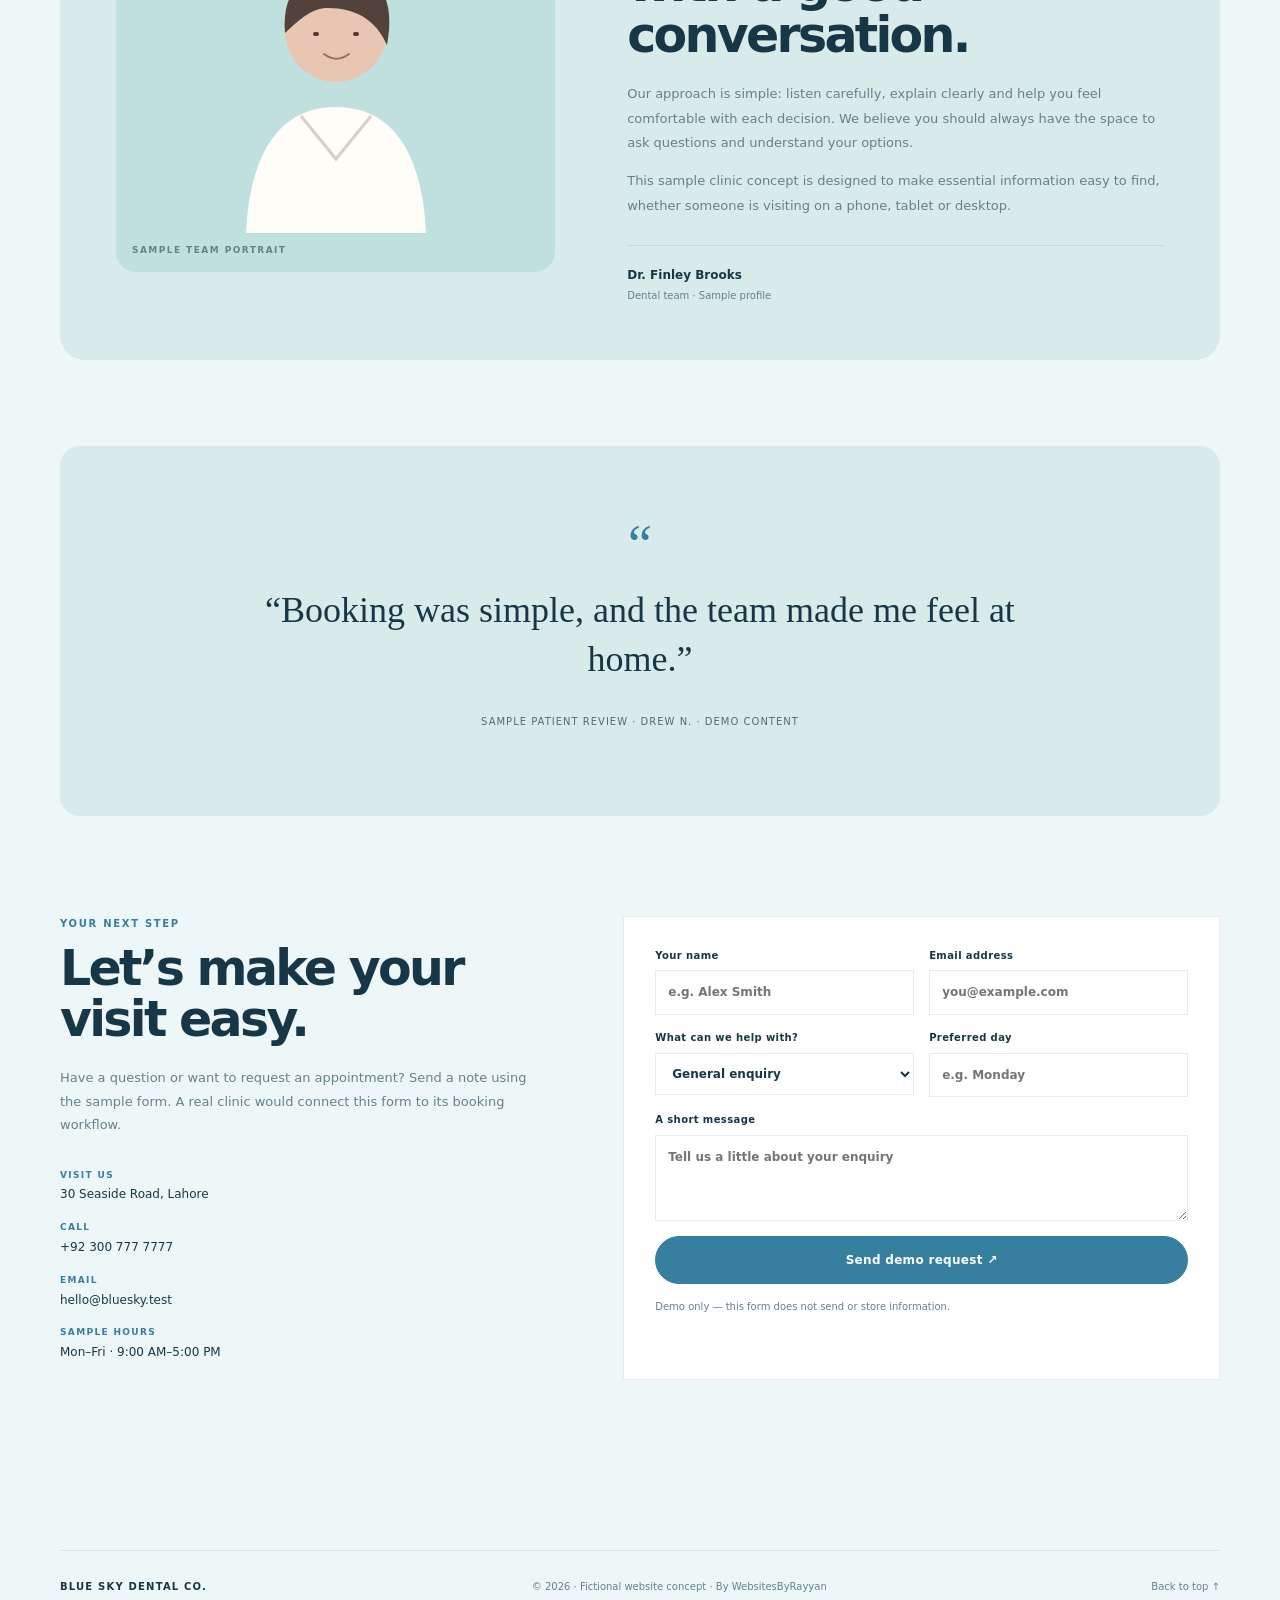
<file: template-08-blue-sky-dental/index.html>
<!doctype html>
<html lang="en"><head><meta charset="utf-8"><meta name="viewport" content="width=device-width, initial-scale=1"><meta name="description" content="Fictional dental clinic website concept for portfolio presentation."><title>Blue Sky Dental Co. — Dental website concept</title><style>:root{--bg:#edf7f8;--ink:#183746;--muted:#67818b;--accent:#377f9e;--line:#20202018;--card:#ffffff;--panel:#d8ebea;--artbg:#c7e8e8;--artink:#18364c;--quote-bg:#d8ebea;--quote-ink:#183746;--portraitbg:#c0e0df;--btntext:#fff}*{box-sizing:border-box}html{scroll-behavior:smooth}body{margin:0;background:var(--bg);color:var(--ink);font-family:Inter,ui-sans-serif,system-ui,-apple-system,"Segoe UI",sans-serif;line-height:1.55}a{color:inherit;text-decoration:none}button,input,select,textarea{font:inherit}.site{overflow:hidden}.wrap{width:min(1160px,calc(100% - 48px));margin:auto}.nav{height:84px;display:flex;align-items:center;justify-content:space-between;border-bottom:1px solid var(--line);position:relative;z-index:5}.brand{font-size:15px;font-weight:800;letter-spacing:.11em;text-transform:uppercase;display:flex;align-items:center;gap:11px}.brand-mark{width:31px;height:31px;border:1.5px solid var(--accent);border-radius:50%;display:grid;place-items:center;color:var(--accent);font-family:Georgia,serif;font-size:17px}.navlinks{display:flex;align-items:center;gap:30px;font-size:12px;font-weight:650;color:var(--muted)}.navlinks a:hover{color:var(--ink)}.nav-cta,.btn{display:inline-flex;align-items:center;justify-content:center;gap:9px;padding:14px 20px;border:1px solid var(--accent);background:var(--accent);color:var(--btntext,#fff);font-size:12px;font-weight:750;letter-spacing:.025em;transition:.2s}.nav-cta{padding:11px 16px}.btn:hover,.nav-cta:hover{transform:translateY(-2px);filter:brightness(.96)}.menu{display:none;background:none;color:var(--ink);border:1px solid var(--line);padding:9px 12px}.hero{padding:76px 0 70px;display:grid;grid-template-columns:1.03fr .97fr;gap:60px;align-items:center;min-height:580px}.eyebrow{font-size:10px;letter-spacing:.18em;text-transform:uppercase;font-weight:800;color:var(--accent);display:flex;align-items:center;gap:11px}.eyebrow:before{content:"";width:27px;height:1px;background:currentColor}.hero h1{font-size:clamp(46px,6vw,76px);line-height:.99;letter-spacing:-.065em;font-weight:650;margin:24px 0 23px;max-width:620px}.hero h1 em{font-family:Georgia,serif;font-weight:400;color:var(--accent);letter-spacing:-.055em}.lead{font-size:15px;line-height:1.8;color:var(--muted);max-width:480px}.hero-actions{display:flex;gap:13px;align-items:center;margin-top:29px;flex-wrap:wrap}.btn.secondary{background:transparent;color:var(--ink);border-color:var(--line)}.micro{font-size:10px;color:var(--muted);margin-top:25px;letter-spacing:.04em}.art{height:435px;position:relative;border-radius:var(--art-radius,28px);background:var(--artbg);overflow:hidden;isolation:isolate}.art:before,.art:after{content:"";position:absolute;z-index:-1}.tooth{position:absolute;width:210px;height:250px;left:50%;top:48%;transform:translate(-50%,-50%);filter:drop-shadow(0 22px 22px #1a1a1a18)}.art-label{position:absolute;left:25px;bottom:23px;font-size:10px;letter-spacing:.14em;text-transform:uppercase;color:var(--artink);font-weight:750}.art-number{position:absolute;right:25px;top:23px;font-size:11px;color:var(--artink);opacity:.65}.spark{position:absolute;border:1px solid var(--accent);border-radius:50%;width:18px;height:18px}.trust{border-top:1px solid var(--line);border-bottom:1px solid var(--line);display:grid;grid-template-columns:repeat(3,1fr);padding:23px 0;gap:18px}.trust div{text-align:center;font-size:11px;font-weight:700;letter-spacing:.07em;text-transform:uppercase;color:var(--muted)}.trust strong{color:var(--ink);display:block;font-size:18px;letter-spacing:-.03em;margin-bottom:3px}.section{padding:100px 0}.section-head{display:flex;justify-content:space-between;align-items:end;gap:30px;margin-bottom:43px}.kicker{font-size:10px;letter-spacing:.17em;text-transform:uppercase;font-weight:800;color:var(--accent)}h2{font-size:clamp(33px,4vw,49px);line-height:1.04;letter-spacing:-.055em;font-weight:620;margin:13px 0 0}.section-intro{font-size:13px;line-height:1.8;color:var(--muted);max-width:330px}.services{display:grid;grid-template-columns:repeat(3,1fr);gap:16px}.service{padding:28px;background:var(--card);border:1px solid var(--line);min-height:210px;position:relative}.service-num{font-family:Georgia,serif;color:var(--accent);font-size:23px}.service h3{font-size:17px;margin:34px 0 8px;letter-spacing:-.025em}.service p{font-size:12px;line-height:1.75;color:var(--muted);margin:0}.service-arrow{position:absolute;right:25px;top:28px;color:var(--accent)}.about{display:grid;grid-template-columns:.9fr 1.1fr;gap:72px;align-items:center;background:var(--panel);padding:56px}.portrait{min-height:360px;background:var(--portraitbg);position:relative;overflow:hidden;display:grid;place-items:center}.portrait svg{width:75%;height:auto;max-height:330px}.about-copy h2{margin-bottom:20px}.about-copy p{font-size:13px;line-height:1.9;color:var(--muted)}.doctor{margin-top:27px;padding-top:20px;border-top:1px solid var(--line);font-size:12px;font-weight:750}.doctor span{display:block;font-size:10px;color:var(--muted);font-weight:500;margin-top:3px}.quote{padding:83px 9%;text-align:center;background:var(--quote-bg);color:var(--quote-ink);margin-top:86px}.quote-mark{font-family:Georgia,serif;font-size:54px;line-height:.6;color:var(--accent)}.quote blockquote{font-family:Georgia,serif;font-size:clamp(23px,3vw,36px);line-height:1.35;max-width:760px;margin:25px auto}.quote small{font-size:10px;letter-spacing:.1em;text-transform:uppercase;opacity:.7}.contact{display:grid;grid-template-columns:.9fr 1.1fr;gap:75px;align-items:start}.contact-copy h2{margin-bottom:20px}.contact-copy p{color:var(--muted);font-size:13px;line-height:1.8}.contact-details{margin-top:32px;display:grid;gap:17px;font-size:12px}.contact-details span{display:block;font-size:9px;color:var(--accent);font-weight:800;letter-spacing:.15em;text-transform:uppercase;margin-bottom:3px}.form{background:var(--card);border:1px solid var(--line);padding:31px;display:grid;grid-template-columns:1fr 1fr;gap:15px}.form label{font-size:10px;font-weight:750;letter-spacing:.04em}.form input,.form select,.form textarea{display:block;width:100%;margin-top:7px;border:1px solid var(--line);background:var(--fieldbg,transparent);padding:12px;color:var(--ink);outline:none;font-size:12px;border-radius:0}.form input:focus,.form textarea:focus,.form select:focus{border-color:var(--accent)}.form .wide{grid-column:1/-1}.form textarea{min-height:86px;resize:vertical}.form button{grid-column:1/-1;cursor:pointer}.form-note{grid-column:1/-1;font-size:10px;color:var(--muted);margin:0}.form-status{grid-column:1/-1;font-size:12px;color:var(--accent);min-height:18px}.footer{padding:28px 0;border-top:1px solid var(--line);display:flex;justify-content:space-between;gap:20px;font-size:10px;color:var(--muted);margin-top:70px}.footer strong{color:var(--ink);letter-spacing:.12em;text-transform:uppercase}.demo-banner{background:#fff3cd;color:#664d03;text-align:center;padding:8px 16px;font:700 10px/1.4 system-ui;letter-spacing:.02em}.mobile-close{display:none}
@media(max-width:820px){.wrap{width:min(100% - 36px,640px)}.nav{height:72px}.menu{display:block}.navlinks{display:none;position:absolute;top:71px;left:0;right:0;background:var(--bg);border:1px solid var(--line);padding:20px;flex-direction:column;align-items:stretch;gap:18px;box-shadow:0 15px 35px #00000012}.navlinks.open{display:flex}.navlinks .nav-cta{text-align:center}.hero{grid-template-columns:1fr;gap:34px;padding:55px 0 48px;min-height:0}.hero h1{max-width:660px}.art{height:360px}.trust{grid-template-columns:1fr;gap:16px;padding:19px 0}.trust div{display:flex;align-items:center;justify-content:center;gap:10px}.trust strong{display:inline;margin:0;font-size:16px}.section{padding:72px 0}.section-head{display:block}.section-intro{margin-top:18px}.services{grid-template-columns:1fr 1fr}.about{grid-template-columns:1fr;gap:32px;padding:25px}.portrait{min-height:280px}.quote{margin-top:60px;padding:65px 8%}.contact{grid-template-columns:1fr;gap:35px}.footer{margin-top:50px}}
@media(max-width:520px){.wrap{width:calc(100% - 30px)}.brand{font-size:12px}.hero{padding-top:43px}.hero h1{font-size:48px}.lead{font-size:14px}.art{height:310px}.services{grid-template-columns:1fr}.service{min-height:175px}.service h3{margin-top:23px}.section{padding:59px 0}.about{padding:18px}.portrait{min-height:230px}.form{grid-template-columns:1fr;padding:20px}.form label,.form .wide,.form button,.form-note,.form-status{grid-column:1}.footer{flex-direction:column}.navlinks{font-size:14px}}
.hero{grid-template-columns:1fr 1fr}.hero h1{font-size:clamp(48px,6vw,75px);font-weight:680}.art{border-radius:30px;background:linear-gradient(170deg,#c7e8e8 0 57%,#f8e6b7 57%)}.art:before{height:150px;left:-10%;right:-10%;bottom:17%;background:#f7f2dc;border-radius:50% 50% 0 0;transform:rotate(-7deg)}.art:after{width:90px;height:90px;border-radius:50%;background:#fff0bf;right:14%;top:12%;box-shadow:0 0 0 15px #fff5bf30}.tooth{width:160px;top:47%}.service{border:0;background:#f8fbf6;border-radius:18px 18px 5px 18px}.service-num{font-size:25px}.about{background:#d8ebea;border-radius:25px}.portrait{background:#c0e0df;border-radius:20px}.quote{background:#d8ebea;color:var(--ink);border-radius:20px}.btn,.nav-cta{border-radius:999px}</style><link rel="stylesheet" href="../responsive.css"></head>
<body><div class="demo-banner">WEBSITE CONCEPT · FICTIONAL CLINIC · ALL DETAILS AND REVIEWS ARE FICTIONAL</div><div class="site"><div class="wrap"><header class="nav"><a class="brand" href="#top"><span class="brand-mark">B</span>Blue Sky Dental Co.</a><button class="menu" aria-expanded="false" aria-label="Open navigation">Menu ☰</button><nav class="navlinks" aria-label="Main navigation"><a href="#services">Services</a><a href="#about">Our approach</a><a href="#reviews">Reviews</a><a href="#contact">Contact</a><a class="nav-cta" href="#contact">Book a visit ↗</a></nav></header>
<main id="top"><section class="hero"><div><div class="eyebrow">Fresh perspective. Friendly faces.</div><h1>Take the worry out of <em>your next visit.</em></h1><p class="lead">An approachable clinic for everyday dental care. Clear appointment options, friendly conversations and support at every step.</p><div class="hero-actions"><a class="btn" href="#contact">Plan your visit <span>↗</span></a><a class="btn secondary" href="#services">Explore services</a></div><div class="micro">PERSONAL ATTENTION &nbsp;·&nbsp; CLEAR GUIDANCE &nbsp;·&nbsp; COMFORT FIRST</div></div><div class="art" aria-label="Decorative dental illustration"><div style="position:absolute;left:17%;top:14%;font-size:10px;letter-spacing:.2em;color:#377f9e;font-weight:800">FEEL GOOD CARE</div><div style="position:absolute;right:14%;bottom:16%;font-size:23px;color:#377f9e">✳</div><svg class="tooth" viewBox="0 0 220 260" fill="none" aria-hidden="true"><path d="M42 51C57 22 89 26 110 41C131 26 163 22 178 51C198 88 173 126 160 161C149 193 146 234 126 237C108 240 113 174 99 174C85 174 90 240 72 237C52 234 49 193 38 161C25 126 2 88 42 51Z" fill="#fffdf8" stroke="#d9d3c9" stroke-width="3"/><path d="M61 65C77 47 93 51 109 60" stroke="#fff" stroke-width="8" stroke-linecap="round" opacity=".9"/><path d="M75 111C88 101 97 103 110 111" stroke="#e9e2d8" stroke-width="3" stroke-linecap="round"/></svg><div class="art-label">Blue Sky Dental Co. · SMILE CARE</div><div class="art-number">COASTAL / 01</div></div></section>
<div class="trust"><div><strong>01</strong> Friendly, thoughtful care</div><div><strong>02</strong> Clear treatment conversations</div><div><strong>03</strong> Appointments made simple</div></div>
<section class="section" id="services"><div class="section-head"><div><div class="kicker">WHAT WE CAN HELP WITH</div><h2>Care for every<br>kind of smile.</h2></div><p class="section-intro">Every smile is different. We start by understanding your needs, then talk through suitable next steps together.</p></div><div class="services"><article class="service"><div class="service-num">↗</div><span class="service-arrow">↗</span><h3>New patient visits</h3><p>A relaxed introduction to the clinic.</p></article><article class="service"><div class="service-num">◌</div><span class="service-arrow">↗</span><h3>Cleaning &amp; prevention</h3><p>Keep your routine on course.</p></article><article class="service"><div class="service-num">＋</div><span class="service-arrow">↗</span><h3>Restorative options</h3><p>Understand the choices available.</p></article></div></section>
<section class="about" id="about"><div class="portrait"><svg viewBox="0 0 260 300" fill="none" aria-hidden="true"><circle cx="130" cy="89" r="51" fill="#E9C6B4"/><path d="M79 91C75 40 108 25 135 28C174 31 190 57 181 103C169 76 147 65 119 66C104 67 91 80 79 91Z" fill="#52423B"/><path d="M40 291C44 207 76 165 130 165C184 165 216 207 220 291H40Z" fill="#fffdf8"/><path d="M95 174L130 217L165 174" stroke="#D7D0C7" stroke-width="3"/><path d="M118 112C126 118 135 118 143 112" stroke="#9D6E60" stroke-width="2" stroke-linecap="round"/><path d="M109 92H111M149 92H151" stroke="#4F3A34" stroke-width="4" stroke-linecap="round"/></svg><div style="position:absolute;bottom:14px;left:16px;font-size:9px;letter-spacing:.16em;font-weight:800;color:var(--muted)">SAMPLE TEAM PORTRAIT</div></div><div class="about-copy"><div class="kicker">A DIFFERENT KIND OF VISIT</div><h2>Good care begins with a good conversation.</h2><p>Our approach is simple: listen carefully, explain clearly and help you feel comfortable with each decision. We believe you should always have the space to ask questions and understand your options.</p><p>This sample clinic concept is designed to make essential information easy to find, whether someone is visiting on a phone, tablet or desktop.</p><div class="doctor">Dr. Finley Brooks<span>Dental team · Sample profile</span></div></div></section>
<section class="quote" id="reviews"><div class="quote-mark">“</div><blockquote>“Booking was simple, and the team made me feel at home.”</blockquote><small>Sample patient review · Drew N. · DEMO CONTENT</small></section>
<section class="section contact" id="contact"><div class="contact-copy"><div class="kicker">YOUR NEXT STEP</div><h2>Let’s make your visit easy.</h2><p>Have a question or want to request an appointment? Send a note using the sample form. A real clinic would connect this form to its booking workflow.</p><div class="contact-details"><div><span>Visit us</span>30 Seaside Road, Lahore</div><div><span>Call</span>+92 300 777 7777</div><div><span>Email</span>hello@bluesky.test</div><div><span>Sample hours</span>Mon–Fri · 9:00 AM–5:00 PM</div></div></div>
<form class="form"><label>Your name<input name="name" placeholder="e.g. Alex Smith" required></label><label>Email address<input name="email" type="email" placeholder="you@example.com" required></label><label>What can we help with?<select name="reason"><option>General enquiry</option><option>New patient visit</option><option>Routine check-up</option><option>Other</option></select></label><label>Preferred day<input name="day" type="text" placeholder="e.g. Monday"></label><label class="wide">A short message<textarea name="message" placeholder="Tell us a little about your enquiry"></textarea></label><button class="btn" type="submit">Send demo request ↗</button><p class="form-note">Demo only — this form does not send or store information.</p><div class="form-status" aria-live="polite"></div></form></section></main>
<footer class="footer"><strong>Blue Sky Dental Co.</strong><span>© 2026 · Fictional website concept · By WebsitesByRayyan</span><a href="#top">Back to top ↑</a></footer></div></div>
<script>const menu=document.querySelector('.menu'),nav=document.querySelector('.navlinks');menu.addEventListener('click',()=>{const open=nav.classList.toggle('open');menu.setAttribute('aria-expanded',String(open));menu.textContent=open?'Close ×':'Menu ☰';});nav.querySelectorAll('a').forEach(a=>a.addEventListener('click',()=>{nav.classList.remove('open');menu.setAttribute('aria-expanded','false');menu.textContent='Menu ☰';}));document.querySelector('.form').addEventListener('submit',e=>{e.preventDefault();document.querySelector('.form-status').textContent='Thanks — this is a design preview. No information has been sent.';e.target.reset();});</script></body></html>
</file>
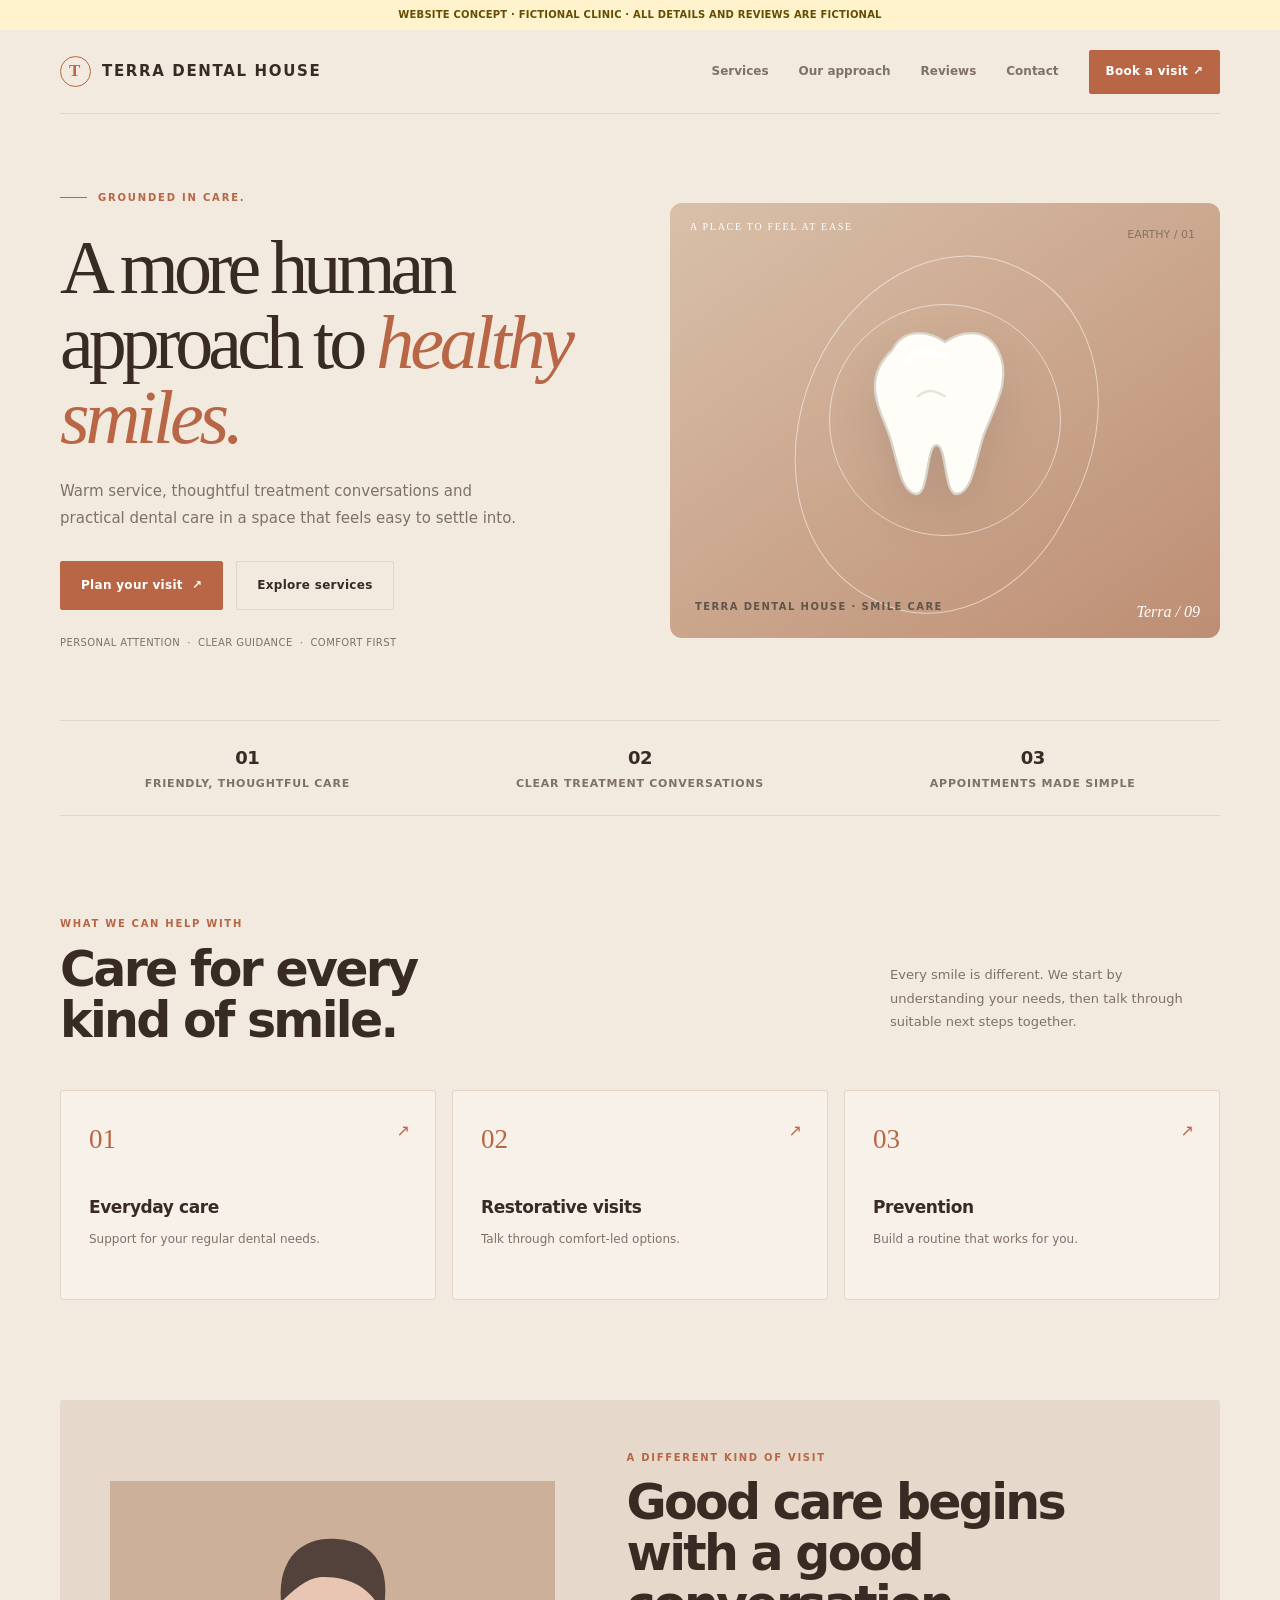
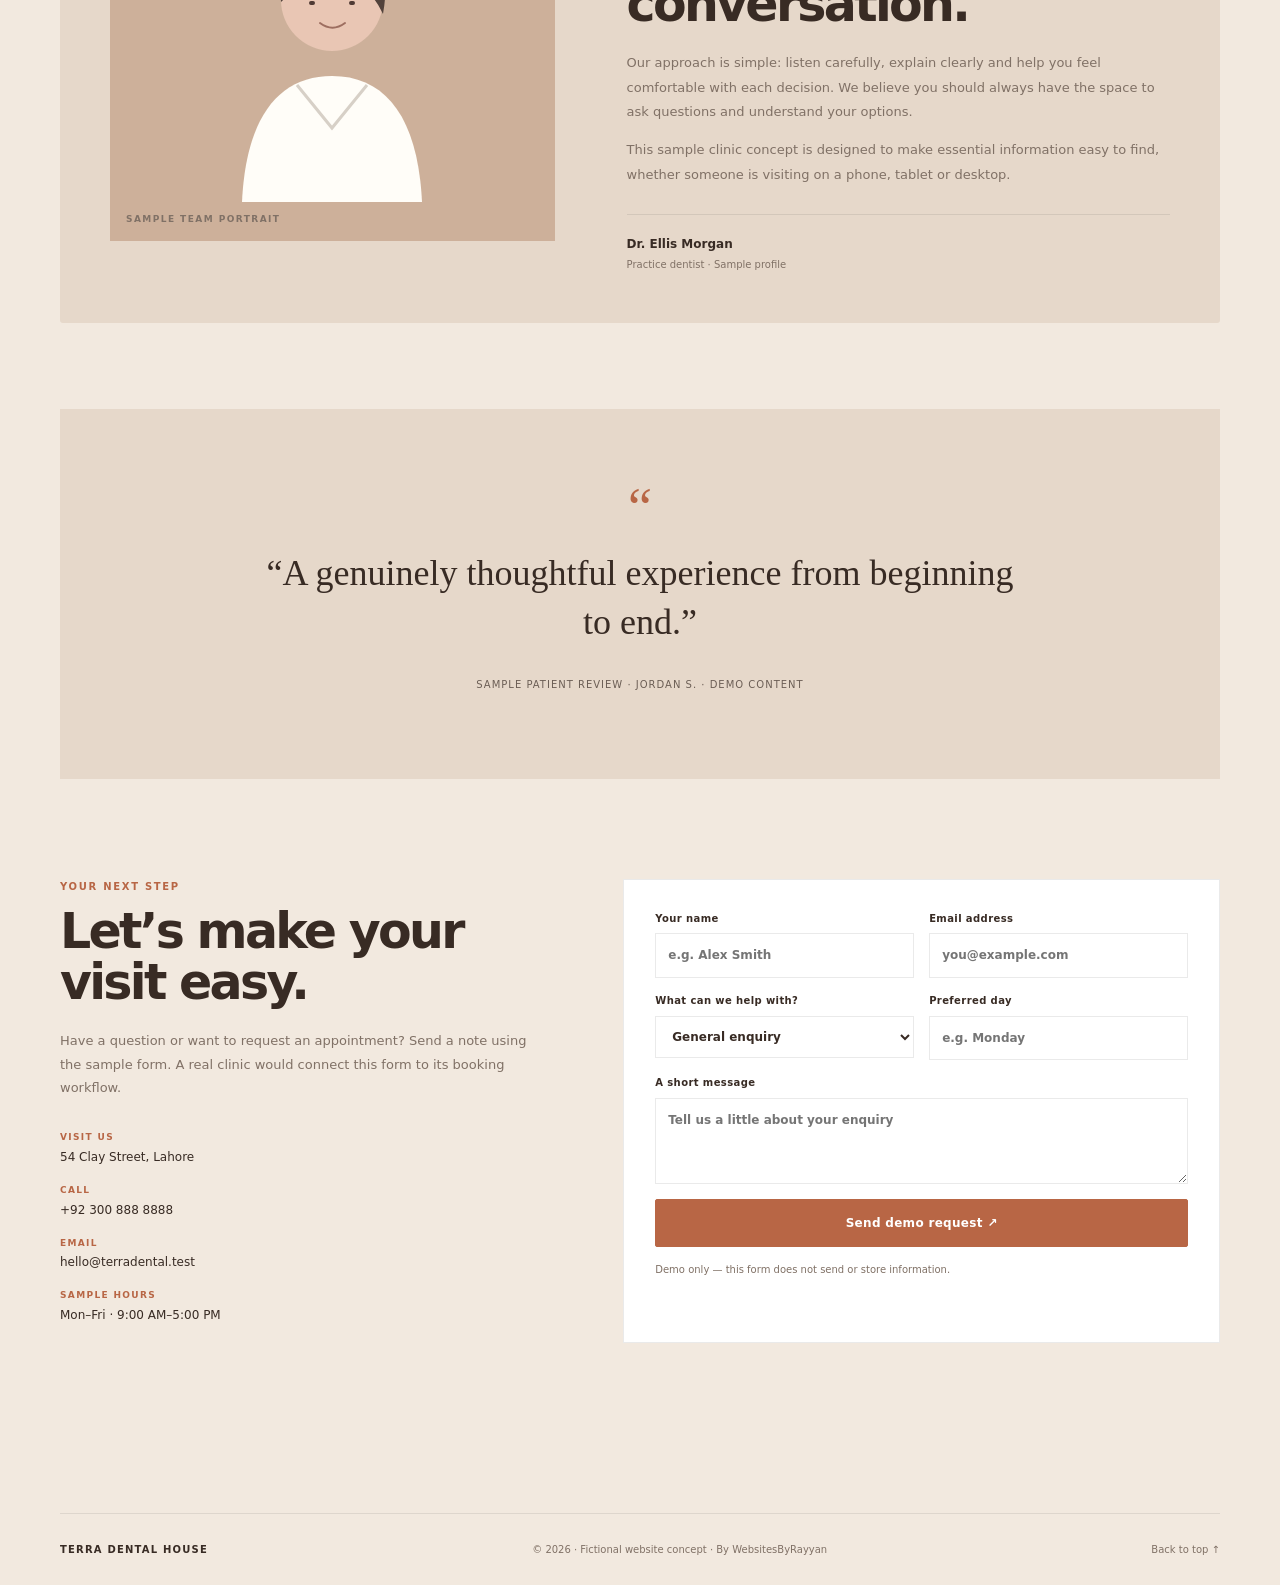
<file: template-09-terra-dental-house/index.html>
<!doctype html>
<html lang="en"><head><meta charset="utf-8"><meta name="viewport" content="width=device-width, initial-scale=1"><meta name="description" content="Fictional dental clinic website concept for portfolio presentation."><title>Terra Dental House — Dental website concept</title><style>:root{--bg:#f2e9df;--ink:#382b24;--muted:#807166;--accent:#b86645;--line:#20202018;--card:#ffffff;--panel:#e6d8ca;--artbg:#d9c0a9;--artink:#5f554b;--quote-bg:#e6d8ca;--quote-ink:#382b24;--portraitbg:#cdb09a;--btntext:#fff}*{box-sizing:border-box}html{scroll-behavior:smooth}body{margin:0;background:var(--bg);color:var(--ink);font-family:Inter,ui-sans-serif,system-ui,-apple-system,"Segoe UI",sans-serif;line-height:1.55}a{color:inherit;text-decoration:none}button,input,select,textarea{font:inherit}.site{overflow:hidden}.wrap{width:min(1160px,calc(100% - 48px));margin:auto}.nav{height:84px;display:flex;align-items:center;justify-content:space-between;border-bottom:1px solid var(--line);position:relative;z-index:5}.brand{font-size:15px;font-weight:800;letter-spacing:.11em;text-transform:uppercase;display:flex;align-items:center;gap:11px}.brand-mark{width:31px;height:31px;border:1.5px solid var(--accent);border-radius:50%;display:grid;place-items:center;color:var(--accent);font-family:Georgia,serif;font-size:17px}.navlinks{display:flex;align-items:center;gap:30px;font-size:12px;font-weight:650;color:var(--muted)}.navlinks a:hover{color:var(--ink)}.nav-cta,.btn{display:inline-flex;align-items:center;justify-content:center;gap:9px;padding:14px 20px;border:1px solid var(--accent);background:var(--accent);color:var(--btntext,#fff);font-size:12px;font-weight:750;letter-spacing:.025em;transition:.2s}.nav-cta{padding:11px 16px}.btn:hover,.nav-cta:hover{transform:translateY(-2px);filter:brightness(.96)}.menu{display:none;background:none;color:var(--ink);border:1px solid var(--line);padding:9px 12px}.hero{padding:76px 0 70px;display:grid;grid-template-columns:1.03fr .97fr;gap:60px;align-items:center;min-height:580px}.eyebrow{font-size:10px;letter-spacing:.18em;text-transform:uppercase;font-weight:800;color:var(--accent);display:flex;align-items:center;gap:11px}.eyebrow:before{content:"";width:27px;height:1px;background:currentColor}.hero h1{font-size:clamp(46px,6vw,76px);line-height:.99;letter-spacing:-.065em;font-weight:650;margin:24px 0 23px;max-width:620px}.hero h1 em{font-family:Georgia,serif;font-weight:400;color:var(--accent);letter-spacing:-.055em}.lead{font-size:15px;line-height:1.8;color:var(--muted);max-width:480px}.hero-actions{display:flex;gap:13px;align-items:center;margin-top:29px;flex-wrap:wrap}.btn.secondary{background:transparent;color:var(--ink);border-color:var(--line)}.micro{font-size:10px;color:var(--muted);margin-top:25px;letter-spacing:.04em}.art{height:435px;position:relative;border-radius:var(--art-radius,28px);background:var(--artbg);overflow:hidden;isolation:isolate}.art:before,.art:after{content:"";position:absolute;z-index:-1}.tooth{position:absolute;width:210px;height:250px;left:50%;top:48%;transform:translate(-50%,-50%);filter:drop-shadow(0 22px 22px #1a1a1a18)}.art-label{position:absolute;left:25px;bottom:23px;font-size:10px;letter-spacing:.14em;text-transform:uppercase;color:var(--artink);font-weight:750}.art-number{position:absolute;right:25px;top:23px;font-size:11px;color:var(--artink);opacity:.65}.spark{position:absolute;border:1px solid var(--accent);border-radius:50%;width:18px;height:18px}.trust{border-top:1px solid var(--line);border-bottom:1px solid var(--line);display:grid;grid-template-columns:repeat(3,1fr);padding:23px 0;gap:18px}.trust div{text-align:center;font-size:11px;font-weight:700;letter-spacing:.07em;text-transform:uppercase;color:var(--muted)}.trust strong{color:var(--ink);display:block;font-size:18px;letter-spacing:-.03em;margin-bottom:3px}.section{padding:100px 0}.section-head{display:flex;justify-content:space-between;align-items:end;gap:30px;margin-bottom:43px}.kicker{font-size:10px;letter-spacing:.17em;text-transform:uppercase;font-weight:800;color:var(--accent)}h2{font-size:clamp(33px,4vw,49px);line-height:1.04;letter-spacing:-.055em;font-weight:620;margin:13px 0 0}.section-intro{font-size:13px;line-height:1.8;color:var(--muted);max-width:330px}.services{display:grid;grid-template-columns:repeat(3,1fr);gap:16px}.service{padding:28px;background:var(--card);border:1px solid var(--line);min-height:210px;position:relative}.service-num{font-family:Georgia,serif;color:var(--accent);font-size:23px}.service h3{font-size:17px;margin:34px 0 8px;letter-spacing:-.025em}.service p{font-size:12px;line-height:1.75;color:var(--muted);margin:0}.service-arrow{position:absolute;right:25px;top:28px;color:var(--accent)}.about{display:grid;grid-template-columns:.9fr 1.1fr;gap:72px;align-items:center;background:var(--panel);padding:56px}.portrait{min-height:360px;background:var(--portraitbg);position:relative;overflow:hidden;display:grid;place-items:center}.portrait svg{width:75%;height:auto;max-height:330px}.about-copy h2{margin-bottom:20px}.about-copy p{font-size:13px;line-height:1.9;color:var(--muted)}.doctor{margin-top:27px;padding-top:20px;border-top:1px solid var(--line);font-size:12px;font-weight:750}.doctor span{display:block;font-size:10px;color:var(--muted);font-weight:500;margin-top:3px}.quote{padding:83px 9%;text-align:center;background:var(--quote-bg);color:var(--quote-ink);margin-top:86px}.quote-mark{font-family:Georgia,serif;font-size:54px;line-height:.6;color:var(--accent)}.quote blockquote{font-family:Georgia,serif;font-size:clamp(23px,3vw,36px);line-height:1.35;max-width:760px;margin:25px auto}.quote small{font-size:10px;letter-spacing:.1em;text-transform:uppercase;opacity:.7}.contact{display:grid;grid-template-columns:.9fr 1.1fr;gap:75px;align-items:start}.contact-copy h2{margin-bottom:20px}.contact-copy p{color:var(--muted);font-size:13px;line-height:1.8}.contact-details{margin-top:32px;display:grid;gap:17px;font-size:12px}.contact-details span{display:block;font-size:9px;color:var(--accent);font-weight:800;letter-spacing:.15em;text-transform:uppercase;margin-bottom:3px}.form{background:var(--card);border:1px solid var(--line);padding:31px;display:grid;grid-template-columns:1fr 1fr;gap:15px}.form label{font-size:10px;font-weight:750;letter-spacing:.04em}.form input,.form select,.form textarea{display:block;width:100%;margin-top:7px;border:1px solid var(--line);background:var(--fieldbg,transparent);padding:12px;color:var(--ink);outline:none;font-size:12px;border-radius:0}.form input:focus,.form textarea:focus,.form select:focus{border-color:var(--accent)}.form .wide{grid-column:1/-1}.form textarea{min-height:86px;resize:vertical}.form button{grid-column:1/-1;cursor:pointer}.form-note{grid-column:1/-1;font-size:10px;color:var(--muted);margin:0}.form-status{grid-column:1/-1;font-size:12px;color:var(--accent);min-height:18px}.footer{padding:28px 0;border-top:1px solid var(--line);display:flex;justify-content:space-between;gap:20px;font-size:10px;color:var(--muted);margin-top:70px}.footer strong{color:var(--ink);letter-spacing:.12em;text-transform:uppercase}.demo-banner{background:#fff3cd;color:#664d03;text-align:center;padding:8px 16px;font:700 10px/1.4 system-ui;letter-spacing:.02em}.mobile-close{display:none}
@media(max-width:820px){.wrap{width:min(100% - 36px,640px)}.nav{height:72px}.menu{display:block}.navlinks{display:none;position:absolute;top:71px;left:0;right:0;background:var(--bg);border:1px solid var(--line);padding:20px;flex-direction:column;align-items:stretch;gap:18px;box-shadow:0 15px 35px #00000012}.navlinks.open{display:flex}.navlinks .nav-cta{text-align:center}.hero{grid-template-columns:1fr;gap:34px;padding:55px 0 48px;min-height:0}.hero h1{max-width:660px}.art{height:360px}.trust{grid-template-columns:1fr;gap:16px;padding:19px 0}.trust div{display:flex;align-items:center;justify-content:center;gap:10px}.trust strong{display:inline;margin:0;font-size:16px}.section{padding:72px 0}.section-head{display:block}.section-intro{margin-top:18px}.services{grid-template-columns:1fr 1fr}.about{grid-template-columns:1fr;gap:32px;padding:25px}.portrait{min-height:280px}.quote{margin-top:60px;padding:65px 8%}.contact{grid-template-columns:1fr;gap:35px}.footer{margin-top:50px}}
@media(max-width:520px){.wrap{width:calc(100% - 30px)}.brand{font-size:12px}.hero{padding-top:43px}.hero h1{font-size:48px}.lead{font-size:14px}.art{height:310px}.services{grid-template-columns:1fr}.service{min-height:175px}.service h3{margin-top:23px}.section{padding:59px 0}.about{padding:18px}.portrait{min-height:230px}.form{grid-template-columns:1fr;padding:20px}.form label,.form .wide,.form button,.form-note,.form-status{grid-column:1}.footer{flex-direction:column}.navlinks{font-size:14px}}
.hero{grid-template-columns:1fr 1fr}.hero h1{font-family:Georgia,serif;font-weight:400;font-size:clamp(49px,6vw,76px)}.hero h1 em{font-style:italic}.art{border-radius:12px;background:linear-gradient(145deg,#d9c0a9,#bd8e73)}.art:before{width:290px;height:360px;left:50%;top:53%;transform:translate(-50%,-50%) rotate(28deg);border:1px solid #fff8;border-radius:48% 52% 45% 55%}.art:after{width:230px;height:230px;left:50%;top:50%;transform:translate(-50%,-50%);border:1px solid #fff8;border-radius:50%}.tooth{width:160px}.service{background:#f8f1e9;border:1px solid #e2d5c8;border-radius:3px}.service-num{font-family:Georgia,serif;font-size:27px}.about{background:#e6d8ca;border-radius:3px;padding:50px}.portrait{background:#cdb09a}.quote{background:#e6d8ca;color:var(--ink)}.btn,.nav-cta{border-radius:2px}</style><link rel="stylesheet" href="../responsive.css"></head>
<body><div class="demo-banner">WEBSITE CONCEPT · FICTIONAL CLINIC · ALL DETAILS AND REVIEWS ARE FICTIONAL</div><div class="site"><div class="wrap"><header class="nav"><a class="brand" href="#top"><span class="brand-mark">T</span>Terra Dental House</a><button class="menu" aria-expanded="false" aria-label="Open navigation">Menu ☰</button><nav class="navlinks" aria-label="Main navigation"><a href="#services">Services</a><a href="#about">Our approach</a><a href="#reviews">Reviews</a><a href="#contact">Contact</a><a class="nav-cta" href="#contact">Book a visit ↗</a></nav></header>
<main id="top"><section class="hero"><div><div class="eyebrow">Grounded in care.</div><h1>A more human approach to <em>healthy smiles.</em></h1><p class="lead">Warm service, thoughtful treatment conversations and practical dental care in a space that feels easy to settle into.</p><div class="hero-actions"><a class="btn" href="#contact">Plan your visit <span>↗</span></a><a class="btn secondary" href="#services">Explore services</a></div><div class="micro">PERSONAL ATTENTION &nbsp;·&nbsp; CLEAR GUIDANCE &nbsp;·&nbsp; COMFORT FIRST</div></div><div class="art" aria-label="Decorative dental illustration"><div style="position:absolute;left:20px;top:18px;font:10px Georgia,serif;color:#fff;letter-spacing:.17em">A PLACE TO FEEL AT EASE</div><div style="position:absolute;right:20px;bottom:17px;font:italic 16px Georgia,serif;color:#fff">Terra / 09</div><svg class="tooth" viewBox="0 0 220 260" fill="none" aria-hidden="true"><path d="M42 51C57 22 89 26 110 41C131 26 163 22 178 51C198 88 173 126 160 161C149 193 146 234 126 237C108 240 113 174 99 174C85 174 90 240 72 237C52 234 49 193 38 161C25 126 2 88 42 51Z" fill="#fffdf8" stroke="#d9d3c9" stroke-width="3"/><path d="M61 65C77 47 93 51 109 60" stroke="#fff" stroke-width="8" stroke-linecap="round" opacity=".9"/><path d="M75 111C88 101 97 103 110 111" stroke="#e9e2d8" stroke-width="3" stroke-linecap="round"/></svg><div class="art-label">Terra Dental House · SMILE CARE</div><div class="art-number">EARTHY / 01</div></div></section>
<div class="trust"><div><strong>01</strong> Friendly, thoughtful care</div><div><strong>02</strong> Clear treatment conversations</div><div><strong>03</strong> Appointments made simple</div></div>
<section class="section" id="services"><div class="section-head"><div><div class="kicker">WHAT WE CAN HELP WITH</div><h2>Care for every<br>kind of smile.</h2></div><p class="section-intro">Every smile is different. We start by understanding your needs, then talk through suitable next steps together.</p></div><div class="services"><article class="service"><div class="service-num">01</div><span class="service-arrow">↗</span><h3>Everyday care</h3><p>Support for your regular dental needs.</p></article><article class="service"><div class="service-num">02</div><span class="service-arrow">↗</span><h3>Restorative visits</h3><p>Talk through comfort-led options.</p></article><article class="service"><div class="service-num">03</div><span class="service-arrow">↗</span><h3>Prevention</h3><p>Build a routine that works for you.</p></article></div></section>
<section class="about" id="about"><div class="portrait"><svg viewBox="0 0 260 300" fill="none" aria-hidden="true"><circle cx="130" cy="89" r="51" fill="#E9C6B4"/><path d="M79 91C75 40 108 25 135 28C174 31 190 57 181 103C169 76 147 65 119 66C104 67 91 80 79 91Z" fill="#52423B"/><path d="M40 291C44 207 76 165 130 165C184 165 216 207 220 291H40Z" fill="#fffdf8"/><path d="M95 174L130 217L165 174" stroke="#D7D0C7" stroke-width="3"/><path d="M118 112C126 118 135 118 143 112" stroke="#9D6E60" stroke-width="2" stroke-linecap="round"/><path d="M109 92H111M149 92H151" stroke="#4F3A34" stroke-width="4" stroke-linecap="round"/></svg><div style="position:absolute;bottom:14px;left:16px;font-size:9px;letter-spacing:.16em;font-weight:800;color:var(--muted)">SAMPLE TEAM PORTRAIT</div></div><div class="about-copy"><div class="kicker">A DIFFERENT KIND OF VISIT</div><h2>Good care begins with a good conversation.</h2><p>Our approach is simple: listen carefully, explain clearly and help you feel comfortable with each decision. We believe you should always have the space to ask questions and understand your options.</p><p>This sample clinic concept is designed to make essential information easy to find, whether someone is visiting on a phone, tablet or desktop.</p><div class="doctor">Dr. Ellis Morgan<span>Practice dentist · Sample profile</span></div></div></section>
<section class="quote" id="reviews"><div class="quote-mark">“</div><blockquote>“A genuinely thoughtful experience from beginning to end.”</blockquote><small>Sample patient review · Jordan S. · DEMO CONTENT</small></section>
<section class="section contact" id="contact"><div class="contact-copy"><div class="kicker">YOUR NEXT STEP</div><h2>Let’s make your visit easy.</h2><p>Have a question or want to request an appointment? Send a note using the sample form. A real clinic would connect this form to its booking workflow.</p><div class="contact-details"><div><span>Visit us</span>54 Clay Street, Lahore</div><div><span>Call</span>+92 300 888 8888</div><div><span>Email</span>hello@terradental.test</div><div><span>Sample hours</span>Mon–Fri · 9:00 AM–5:00 PM</div></div></div>
<form class="form"><label>Your name<input name="name" placeholder="e.g. Alex Smith" required></label><label>Email address<input name="email" type="email" placeholder="you@example.com" required></label><label>What can we help with?<select name="reason"><option>General enquiry</option><option>New patient visit</option><option>Routine check-up</option><option>Other</option></select></label><label>Preferred day<input name="day" type="text" placeholder="e.g. Monday"></label><label class="wide">A short message<textarea name="message" placeholder="Tell us a little about your enquiry"></textarea></label><button class="btn" type="submit">Send demo request ↗</button><p class="form-note">Demo only — this form does not send or store information.</p><div class="form-status" aria-live="polite"></div></form></section></main>
<footer class="footer"><strong>Terra Dental House</strong><span>© 2026 · Fictional website concept · By WebsitesByRayyan</span><a href="#top">Back to top ↑</a></footer></div></div>
<script>const menu=document.querySelector('.menu'),nav=document.querySelector('.navlinks');menu.addEventListener('click',()=>{const open=nav.classList.toggle('open');menu.setAttribute('aria-expanded',String(open));menu.textContent=open?'Close ×':'Menu ☰';});nav.querySelectorAll('a').forEach(a=>a.addEventListener('click',()=>{nav.classList.remove('open');menu.setAttribute('aria-expanded','false');menu.textContent='Menu ☰';}));document.querySelector('.form').addEventListener('submit',e=>{e.preventDefault();document.querySelector('.form-status').textContent='Thanks — this is a design preview. No information has been sent.';e.target.reset();});</script></body></html>
</file>
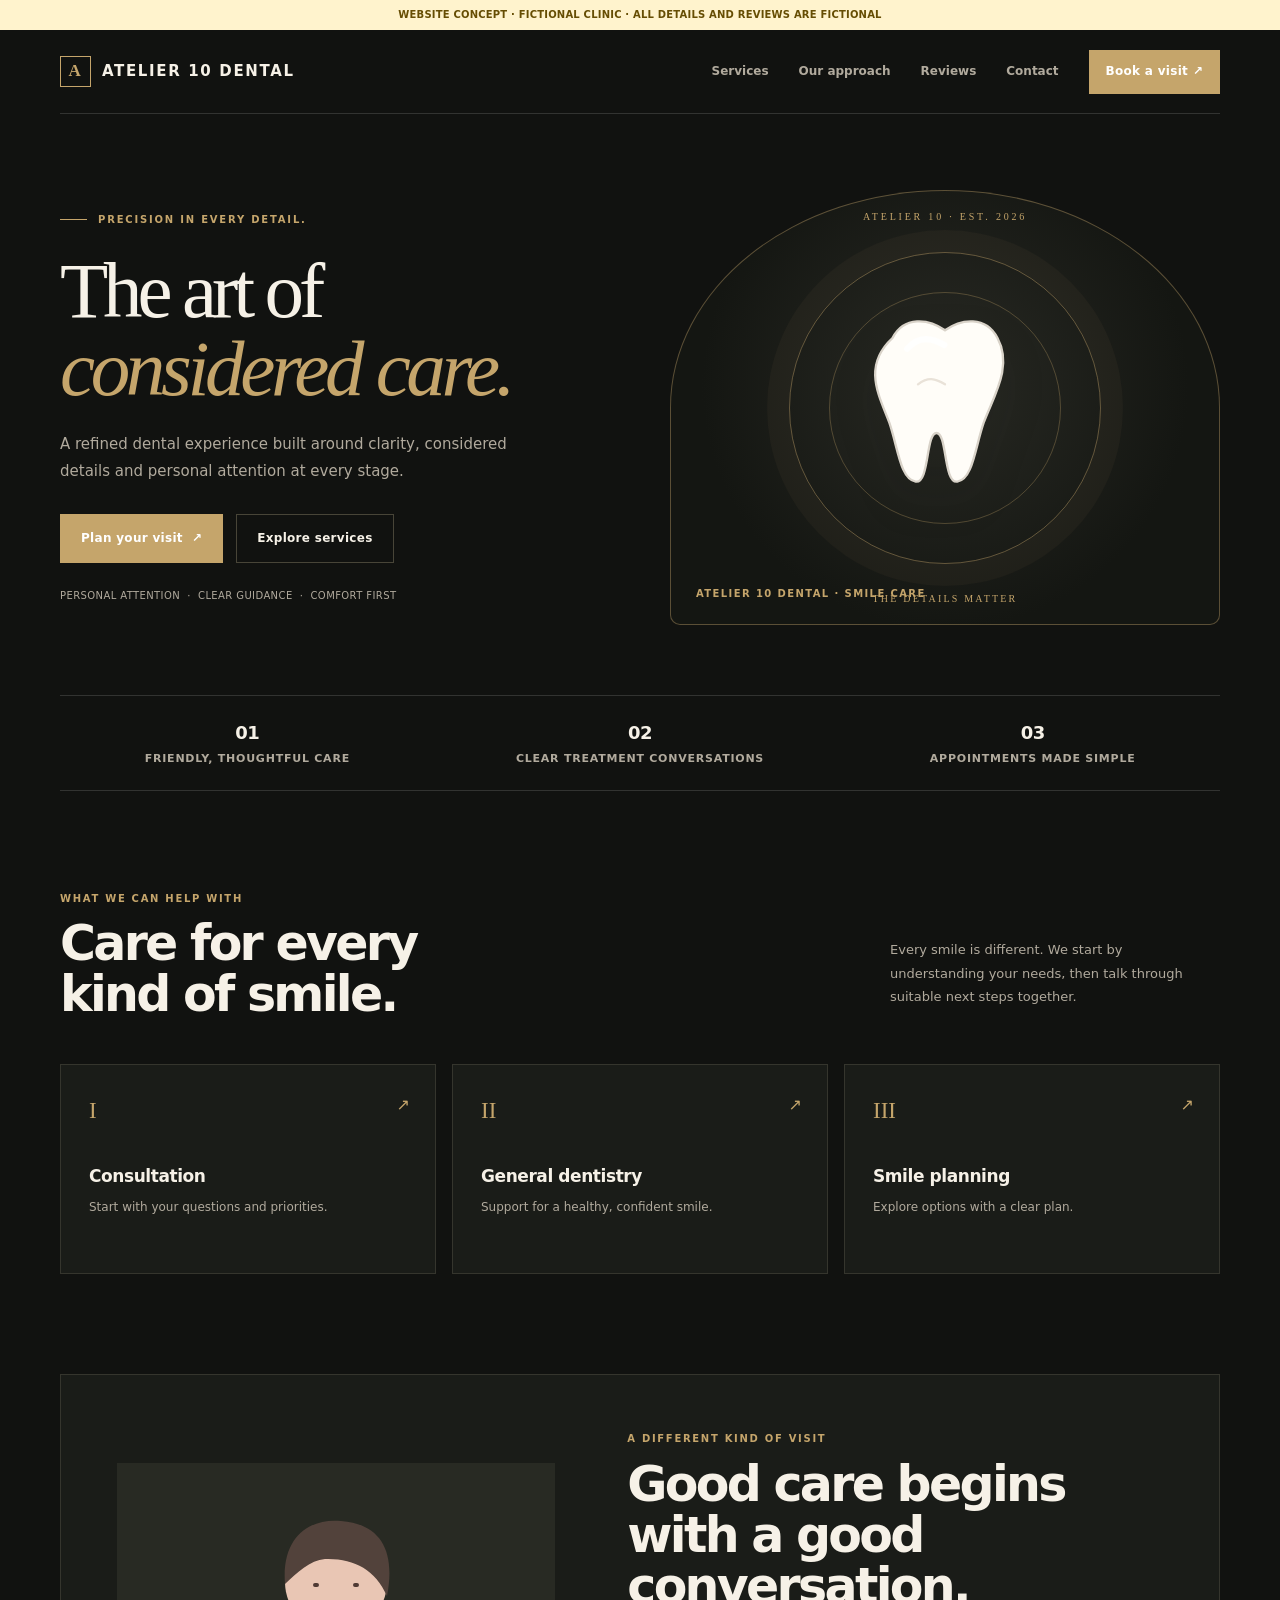
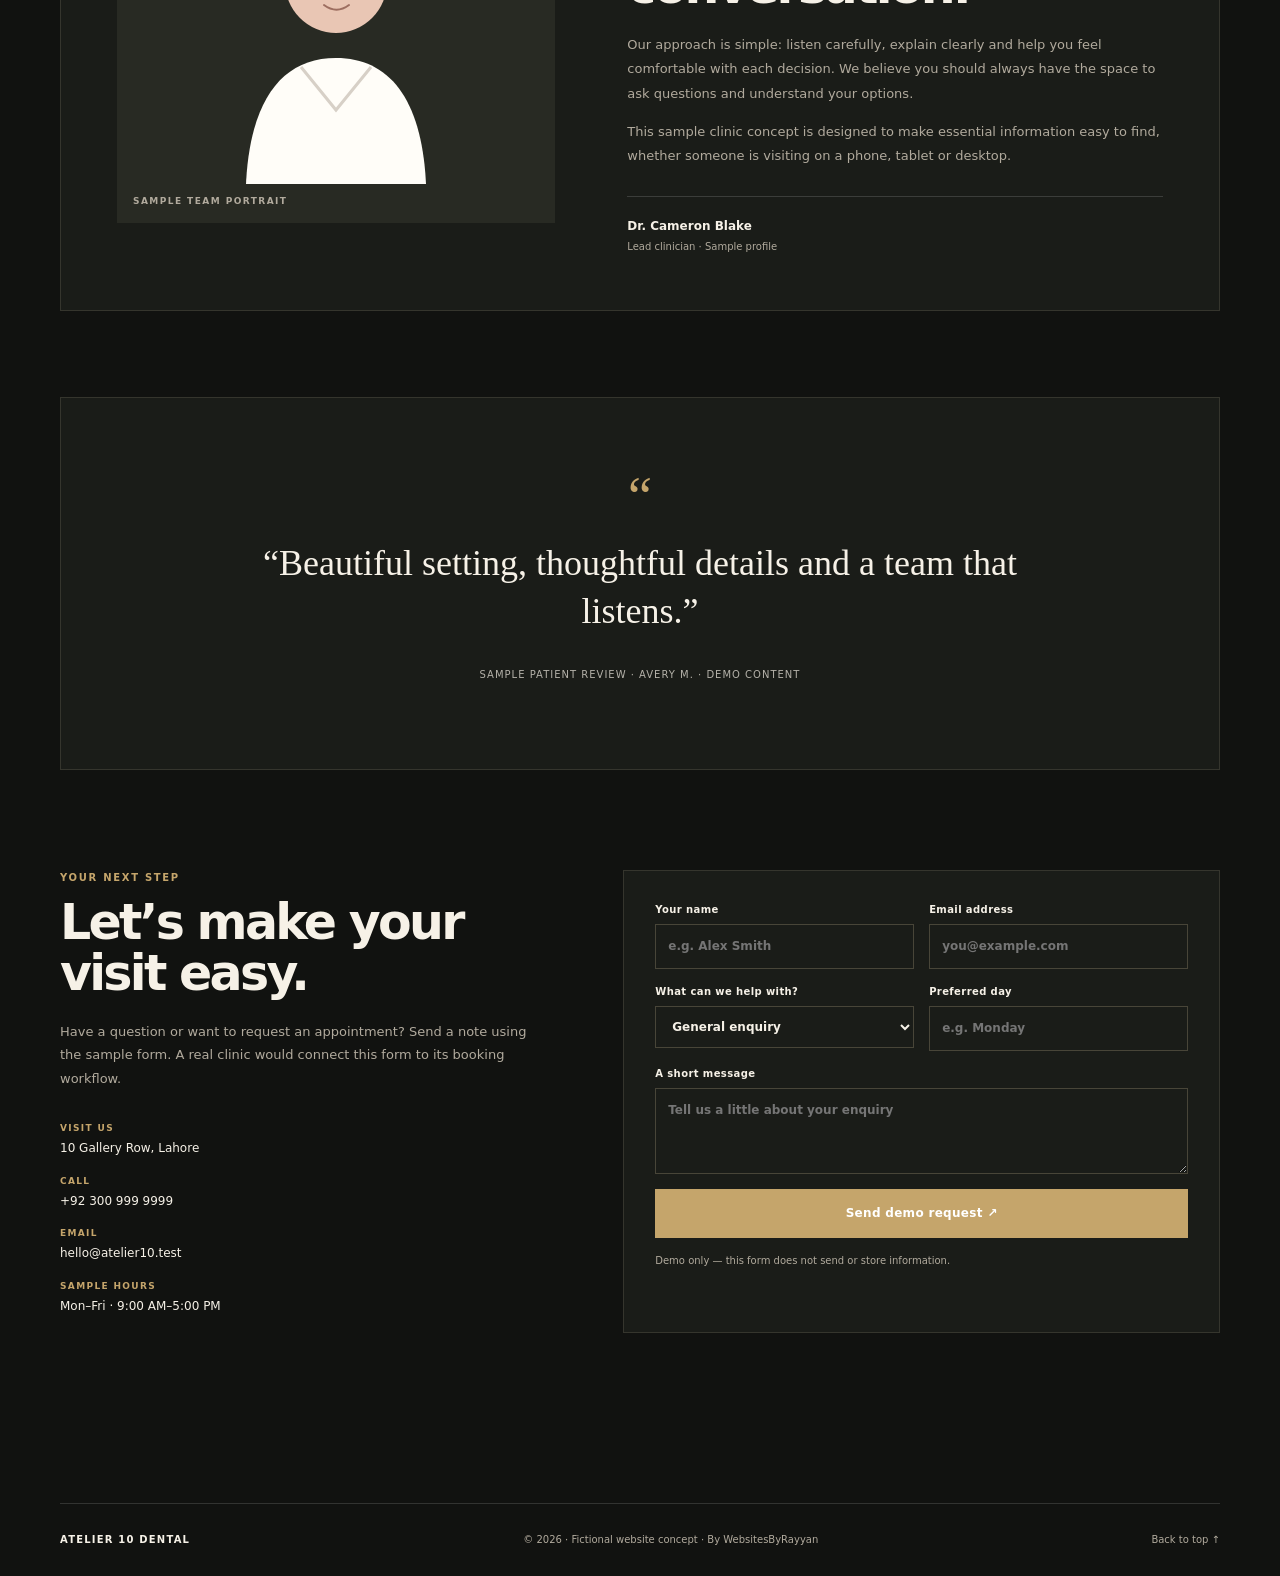
<file: template-10-atelier-ten-dental/index.html>
<!doctype html>
<html lang="en"><head><meta charset="utf-8"><meta name="viewport" content="width=device-width, initial-scale=1"><meta name="description" content="Fictional dental clinic website concept for portfolio presentation."><title>ATELIER 10 Dental — Dental website concept</title><style>:root{--bg:#111210;--ink:#f6f1e7;--muted:#b1aa9d;--accent:#c5a56b;--line:#ffffff25;--card:#1a1c18;--panel:#1a1c18;--artbg:#20221c;--artink:#c5a56b;--quote-bg:#1a1c18;--quote-ink:#f6f1e7;--portraitbg:#282a23;--btntext:#fff}*{box-sizing:border-box}html{scroll-behavior:smooth}body{margin:0;background:var(--bg);color:var(--ink);font-family:Inter,ui-sans-serif,system-ui,-apple-system,"Segoe UI",sans-serif;line-height:1.55}a{color:inherit;text-decoration:none}button,input,select,textarea{font:inherit}.site{overflow:hidden}.wrap{width:min(1160px,calc(100% - 48px));margin:auto}.nav{height:84px;display:flex;align-items:center;justify-content:space-between;border-bottom:1px solid var(--line);position:relative;z-index:5}.brand{font-size:15px;font-weight:800;letter-spacing:.11em;text-transform:uppercase;display:flex;align-items:center;gap:11px}.brand-mark{width:31px;height:31px;border:1.5px solid var(--accent);border-radius:50%;display:grid;place-items:center;color:var(--accent);font-family:Georgia,serif;font-size:17px}.navlinks{display:flex;align-items:center;gap:30px;font-size:12px;font-weight:650;color:var(--muted)}.navlinks a:hover{color:var(--ink)}.nav-cta,.btn{display:inline-flex;align-items:center;justify-content:center;gap:9px;padding:14px 20px;border:1px solid var(--accent);background:var(--accent);color:var(--btntext,#fff);font-size:12px;font-weight:750;letter-spacing:.025em;transition:.2s}.nav-cta{padding:11px 16px}.btn:hover,.nav-cta:hover{transform:translateY(-2px);filter:brightness(.96)}.menu{display:none;background:none;color:var(--ink);border:1px solid var(--line);padding:9px 12px}.hero{padding:76px 0 70px;display:grid;grid-template-columns:1.03fr .97fr;gap:60px;align-items:center;min-height:580px}.eyebrow{font-size:10px;letter-spacing:.18em;text-transform:uppercase;font-weight:800;color:var(--accent);display:flex;align-items:center;gap:11px}.eyebrow:before{content:"";width:27px;height:1px;background:currentColor}.hero h1{font-size:clamp(46px,6vw,76px);line-height:.99;letter-spacing:-.065em;font-weight:650;margin:24px 0 23px;max-width:620px}.hero h1 em{font-family:Georgia,serif;font-weight:400;color:var(--accent);letter-spacing:-.055em}.lead{font-size:15px;line-height:1.8;color:var(--muted);max-width:480px}.hero-actions{display:flex;gap:13px;align-items:center;margin-top:29px;flex-wrap:wrap}.btn.secondary{background:transparent;color:var(--ink);border-color:var(--line)}.micro{font-size:10px;color:var(--muted);margin-top:25px;letter-spacing:.04em}.art{height:435px;position:relative;border-radius:var(--art-radius,28px);background:var(--artbg);overflow:hidden;isolation:isolate}.art:before,.art:after{content:"";position:absolute;z-index:-1}.tooth{position:absolute;width:210px;height:250px;left:50%;top:48%;transform:translate(-50%,-50%);filter:drop-shadow(0 22px 22px #1a1a1a18)}.art-label{position:absolute;left:25px;bottom:23px;font-size:10px;letter-spacing:.14em;text-transform:uppercase;color:var(--artink);font-weight:750}.art-number{position:absolute;right:25px;top:23px;font-size:11px;color:var(--artink);opacity:.65}.spark{position:absolute;border:1px solid var(--accent);border-radius:50%;width:18px;height:18px}.trust{border-top:1px solid var(--line);border-bottom:1px solid var(--line);display:grid;grid-template-columns:repeat(3,1fr);padding:23px 0;gap:18px}.trust div{text-align:center;font-size:11px;font-weight:700;letter-spacing:.07em;text-transform:uppercase;color:var(--muted)}.trust strong{color:var(--ink);display:block;font-size:18px;letter-spacing:-.03em;margin-bottom:3px}.section{padding:100px 0}.section-head{display:flex;justify-content:space-between;align-items:end;gap:30px;margin-bottom:43px}.kicker{font-size:10px;letter-spacing:.17em;text-transform:uppercase;font-weight:800;color:var(--accent)}h2{font-size:clamp(33px,4vw,49px);line-height:1.04;letter-spacing:-.055em;font-weight:620;margin:13px 0 0}.section-intro{font-size:13px;line-height:1.8;color:var(--muted);max-width:330px}.services{display:grid;grid-template-columns:repeat(3,1fr);gap:16px}.service{padding:28px;background:var(--card);border:1px solid var(--line);min-height:210px;position:relative}.service-num{font-family:Georgia,serif;color:var(--accent);font-size:23px}.service h3{font-size:17px;margin:34px 0 8px;letter-spacing:-.025em}.service p{font-size:12px;line-height:1.75;color:var(--muted);margin:0}.service-arrow{position:absolute;right:25px;top:28px;color:var(--accent)}.about{display:grid;grid-template-columns:.9fr 1.1fr;gap:72px;align-items:center;background:var(--panel);padding:56px}.portrait{min-height:360px;background:var(--portraitbg);position:relative;overflow:hidden;display:grid;place-items:center}.portrait svg{width:75%;height:auto;max-height:330px}.about-copy h2{margin-bottom:20px}.about-copy p{font-size:13px;line-height:1.9;color:var(--muted)}.doctor{margin-top:27px;padding-top:20px;border-top:1px solid var(--line);font-size:12px;font-weight:750}.doctor span{display:block;font-size:10px;color:var(--muted);font-weight:500;margin-top:3px}.quote{padding:83px 9%;text-align:center;background:var(--quote-bg);color:var(--quote-ink);margin-top:86px}.quote-mark{font-family:Georgia,serif;font-size:54px;line-height:.6;color:var(--accent)}.quote blockquote{font-family:Georgia,serif;font-size:clamp(23px,3vw,36px);line-height:1.35;max-width:760px;margin:25px auto}.quote small{font-size:10px;letter-spacing:.1em;text-transform:uppercase;opacity:.7}.contact{display:grid;grid-template-columns:.9fr 1.1fr;gap:75px;align-items:start}.contact-copy h2{margin-bottom:20px}.contact-copy p{color:var(--muted);font-size:13px;line-height:1.8}.contact-details{margin-top:32px;display:grid;gap:17px;font-size:12px}.contact-details span{display:block;font-size:9px;color:var(--accent);font-weight:800;letter-spacing:.15em;text-transform:uppercase;margin-bottom:3px}.form{background:var(--card);border:1px solid var(--line);padding:31px;display:grid;grid-template-columns:1fr 1fr;gap:15px}.form label{font-size:10px;font-weight:750;letter-spacing:.04em}.form input,.form select,.form textarea{display:block;width:100%;margin-top:7px;border:1px solid var(--line);background:var(--fieldbg,transparent);padding:12px;color:var(--ink);outline:none;font-size:12px;border-radius:0}.form input:focus,.form textarea:focus,.form select:focus{border-color:var(--accent)}.form .wide{grid-column:1/-1}.form textarea{min-height:86px;resize:vertical}.form button{grid-column:1/-1;cursor:pointer}.form-note{grid-column:1/-1;font-size:10px;color:var(--muted);margin:0}.form-status{grid-column:1/-1;font-size:12px;color:var(--accent);min-height:18px}.footer{padding:28px 0;border-top:1px solid var(--line);display:flex;justify-content:space-between;gap:20px;font-size:10px;color:var(--muted);margin-top:70px}.footer strong{color:var(--ink);letter-spacing:.12em;text-transform:uppercase}.demo-banner{background:#fff3cd;color:#664d03;text-align:center;padding:8px 16px;font:700 10px/1.4 system-ui;letter-spacing:.02em}.mobile-close{display:none}
@media(max-width:820px){.wrap{width:min(100% - 36px,640px)}.nav{height:72px}.menu{display:block}.navlinks{display:none;position:absolute;top:71px;left:0;right:0;background:var(--bg);border:1px solid var(--line);padding:20px;flex-direction:column;align-items:stretch;gap:18px;box-shadow:0 15px 35px #00000012}.navlinks.open{display:flex}.navlinks .nav-cta{text-align:center}.hero{grid-template-columns:1fr;gap:34px;padding:55px 0 48px;min-height:0}.hero h1{max-width:660px}.art{height:360px}.trust{grid-template-columns:1fr;gap:16px;padding:19px 0}.trust div{display:flex;align-items:center;justify-content:center;gap:10px}.trust strong{display:inline;margin:0;font-size:16px}.section{padding:72px 0}.section-head{display:block}.section-intro{margin-top:18px}.services{grid-template-columns:1fr 1fr}.about{grid-template-columns:1fr;gap:32px;padding:25px}.portrait{min-height:280px}.quote{margin-top:60px;padding:65px 8%}.contact{grid-template-columns:1fr;gap:35px}.footer{margin-top:50px}}
@media(max-width:520px){.wrap{width:calc(100% - 30px)}.brand{font-size:12px}.hero{padding-top:43px}.hero h1{font-size:48px}.lead{font-size:14px}.art{height:310px}.services{grid-template-columns:1fr}.service{min-height:175px}.service h3{margin-top:23px}.section{padding:59px 0}.about{padding:18px}.portrait{min-height:230px}.form{grid-template-columns:1fr;padding:20px}.form label,.form .wide,.form button,.form-note,.form-status{grid-column:1}.footer{flex-direction:column}.navlinks{font-size:14px}}
.nav{border-color:#ffffff23}.brand-mark{border-radius:0}.navlinks{color:#b1aa9d}.navlinks a:hover{color:white}.hero{grid-template-columns:1fr 1fr}.hero h1{font-family:Georgia,serif;font-weight:400;font-size:clamp(52px,6.5vw,79px)}.hero h1 em{font-style:italic}.art{border:1px solid #c5a56b66;border-radius:50% 50% 10px 10px;background:radial-gradient(circle at 50% 45%,#292a24,#141612 67%)}.art:before{width:310px;height:310px;border:1px solid #c5a56b70;border-radius:50%;left:50%;top:50%;transform:translate(-50%,-50%);box-shadow:0 0 0 22px #c5a56b0b}.art:after{width:230px;height:230px;border:1px solid #c5a56b50;border-radius:50%;left:50%;top:50%;transform:translate(-50%,-50%)}.tooth{width:150px}.trust{border-color:#ffffff23}.trust div{color:#b1aa9d}.trust strong{color:#f6f1e7}.service{background:#1a1c18;border-color:#35352d}.about{background:#1a1c18;border:1px solid #35352d}.portrait{background:#282a23}.quote{background:#1a1c18;color:#f6f1e7;border:1px solid #35352d}.form{background:#1a1c18;border-color:#35352d}.form input,.form select,.form textarea{border-color:#484538;color:#f6f1e7}.btn.secondary{color:#f6f1e7;border-color:#484538}.footer{border-color:#ffffff23}</style><link rel="stylesheet" href="../responsive.css"></head>
<body><div class="demo-banner">WEBSITE CONCEPT · FICTIONAL CLINIC · ALL DETAILS AND REVIEWS ARE FICTIONAL</div><div class="site"><div class="wrap"><header class="nav"><a class="brand" href="#top"><span class="brand-mark">A</span>ATELIER 10 Dental</a><button class="menu" aria-expanded="false" aria-label="Open navigation">Menu ☰</button><nav class="navlinks" aria-label="Main navigation"><a href="#services">Services</a><a href="#about">Our approach</a><a href="#reviews">Reviews</a><a href="#contact">Contact</a><a class="nav-cta" href="#contact">Book a visit ↗</a></nav></header>
<main id="top"><section class="hero"><div><div class="eyebrow">Precision in every detail.</div><h1>The art of <em>considered care.</em></h1><p class="lead">A refined dental experience built around clarity, considered details and personal attention at every stage.</p><div class="hero-actions"><a class="btn" href="#contact">Plan your visit <span>↗</span></a><a class="btn secondary" href="#services">Explore services</a></div><div class="micro">PERSONAL ATTENTION &nbsp;·&nbsp; CLEAR GUIDANCE &nbsp;·&nbsp; COMFORT FIRST</div></div><div class="art" aria-label="Decorative dental illustration"><div style="position:absolute;top:20px;left:0;right:0;text-align:center;color:#c5a56b;font:10px Georgia,serif;letter-spacing:.28em">ATELIER 10 · EST. 2026</div><div style="position:absolute;bottom:20px;left:0;right:0;text-align:center;color:#c5a56b;font:10px Georgia,serif;letter-spacing:.22em">THE DETAILS MATTER</div><svg class="tooth" viewBox="0 0 220 260" fill="none" aria-hidden="true"><path d="M42 51C57 22 89 26 110 41C131 26 163 22 178 51C198 88 173 126 160 161C149 193 146 234 126 237C108 240 113 174 99 174C85 174 90 240 72 237C52 234 49 193 38 161C25 126 2 88 42 51Z" fill="#fffdf8" stroke="#d9d3c9" stroke-width="3"/><path d="M61 65C77 47 93 51 109 60" stroke="#fff" stroke-width="8" stroke-linecap="round" opacity=".9"/><path d="M75 111C88 101 97 103 110 111" stroke="#e9e2d8" stroke-width="3" stroke-linecap="round"/></svg><div class="art-label">ATELIER 10 Dental · SMILE CARE</div><div class="art-number">NOIR / 01</div></div></section>
<div class="trust"><div><strong>01</strong> Friendly, thoughtful care</div><div><strong>02</strong> Clear treatment conversations</div><div><strong>03</strong> Appointments made simple</div></div>
<section class="section" id="services"><div class="section-head"><div><div class="kicker">WHAT WE CAN HELP WITH</div><h2>Care for every<br>kind of smile.</h2></div><p class="section-intro">Every smile is different. We start by understanding your needs, then talk through suitable next steps together.</p></div><div class="services"><article class="service"><div class="service-num">I</div><span class="service-arrow">↗</span><h3>Consultation</h3><p>Start with your questions and priorities.</p></article><article class="service"><div class="service-num">II</div><span class="service-arrow">↗</span><h3>General dentistry</h3><p>Support for a healthy, confident smile.</p></article><article class="service"><div class="service-num">III</div><span class="service-arrow">↗</span><h3>Smile planning</h3><p>Explore options with a clear plan.</p></article></div></section>
<section class="about" id="about"><div class="portrait"><svg viewBox="0 0 260 300" fill="none" aria-hidden="true"><circle cx="130" cy="89" r="51" fill="#E9C6B4"/><path d="M79 91C75 40 108 25 135 28C174 31 190 57 181 103C169 76 147 65 119 66C104 67 91 80 79 91Z" fill="#52423B"/><path d="M40 291C44 207 76 165 130 165C184 165 216 207 220 291H40Z" fill="#fffdf8"/><path d="M95 174L130 217L165 174" stroke="#D7D0C7" stroke-width="3"/><path d="M118 112C126 118 135 118 143 112" stroke="#9D6E60" stroke-width="2" stroke-linecap="round"/><path d="M109 92H111M149 92H151" stroke="#4F3A34" stroke-width="4" stroke-linecap="round"/></svg><div style="position:absolute;bottom:14px;left:16px;font-size:9px;letter-spacing:.16em;font-weight:800;color:var(--muted)">SAMPLE TEAM PORTRAIT</div></div><div class="about-copy"><div class="kicker">A DIFFERENT KIND OF VISIT</div><h2>Good care begins with a good conversation.</h2><p>Our approach is simple: listen carefully, explain clearly and help you feel comfortable with each decision. We believe you should always have the space to ask questions and understand your options.</p><p>This sample clinic concept is designed to make essential information easy to find, whether someone is visiting on a phone, tablet or desktop.</p><div class="doctor">Dr. Cameron Blake<span>Lead clinician · Sample profile</span></div></div></section>
<section class="quote" id="reviews"><div class="quote-mark">“</div><blockquote>“Beautiful setting, thoughtful details and a team that listens.”</blockquote><small>Sample patient review · Avery M. · DEMO CONTENT</small></section>
<section class="section contact" id="contact"><div class="contact-copy"><div class="kicker">YOUR NEXT STEP</div><h2>Let’s make your visit easy.</h2><p>Have a question or want to request an appointment? Send a note using the sample form. A real clinic would connect this form to its booking workflow.</p><div class="contact-details"><div><span>Visit us</span>10 Gallery Row, Lahore</div><div><span>Call</span>+92 300 999 9999</div><div><span>Email</span>hello@atelier10.test</div><div><span>Sample hours</span>Mon–Fri · 9:00 AM–5:00 PM</div></div></div>
<form class="form"><label>Your name<input name="name" placeholder="e.g. Alex Smith" required></label><label>Email address<input name="email" type="email" placeholder="you@example.com" required></label><label>What can we help with?<select name="reason"><option>General enquiry</option><option>New patient visit</option><option>Routine check-up</option><option>Other</option></select></label><label>Preferred day<input name="day" type="text" placeholder="e.g. Monday"></label><label class="wide">A short message<textarea name="message" placeholder="Tell us a little about your enquiry"></textarea></label><button class="btn" type="submit">Send demo request ↗</button><p class="form-note">Demo only — this form does not send or store information.</p><div class="form-status" aria-live="polite"></div></form></section></main>
<footer class="footer"><strong>ATELIER 10 Dental</strong><span>© 2026 · Fictional website concept · By WebsitesByRayyan</span><a href="#top">Back to top ↑</a></footer></div></div>
<script>const menu=document.querySelector('.menu'),nav=document.querySelector('.navlinks');menu.addEventListener('click',()=>{const open=nav.classList.toggle('open');menu.setAttribute('aria-expanded',String(open));menu.textContent=open?'Close ×':'Menu ☰';});nav.querySelectorAll('a').forEach(a=>a.addEventListener('click',()=>{nav.classList.remove('open');menu.setAttribute('aria-expanded','false');menu.textContent='Menu ☰';}));document.querySelector('.form').addEventListener('submit',e=>{e.preventDefault();document.querySelector('.form-status').textContent='Thanks — this is a design preview. No information has been sent.';e.target.reset();});</script></body></html>
</file>
<file: responsive.css>
/* Shared final responsive safety layer for all dental template concepts. */
html,
body {
  max-width: 100%;
  overflow-x: hidden;
}

img,
svg,
canvas,
video {
  max-width: 100%;
}

.site,
.wrap,
main,
section,
article,
.hero,
.services,
.about,
.contact,
.form,
.footer {
  min-width: 0;
}

.hero h1,
h2,
.section-head,
.section-intro,
.lead,
.contact-copy,
.about-copy,
.service,
.form {
  overflow-wrap: anywhere;
}

.navlinks a,
.btn,
.nav-cta {
  min-height: 44px;
}

.navlinks a {
  display: inline-flex;
  align-items: center;
}

.tooth {
  width: clamp(112px, 31%, 210px);
  height: auto;
  max-height: 78%;
  object-fit: contain;
  object-position: center;
}

.portrait svg {
  width: min(75%, 260px);
  height: auto;
  max-height: 330px;
}

.hero-actions .btn,
.hero-actions .nav-cta {
  white-space: normal;
  text-align: center;
}

@media (max-width: 1024px) {
  .wrap {
    width: calc(100% - 48px);
  }

  .hero {
    gap: 36px;
  }

  .about {
    gap: 40px;
  }

  .contact {
    gap: 44px;
  }
}

@media (max-width: 820px) {
  .wrap {
    width: calc(100% - 32px);
  }

  .nav {
    min-height: 72px;
  }

  .navlinks.open {
    z-index: 20;
  }

  .navlinks a {
    min-height: 44px;
  }

  .hero {
    grid-template-columns: 1fr;
    align-items: start;
  }

  .hero h1 {
    max-width: 100%;
  }

  .art {
    width: 100%;
    height: clamp(300px, 62vw, 390px);
  }

  .tooth {
    width: clamp(130px, 38%, 180px);
    max-height: 72%;
  }

  .section-head {
    align-items: start;
  }

  .services,
  .trust {
    min-width: 0;
  }

  .about,
  .contact {
    grid-template-columns: 1fr;
  }

  .portrait {
    min-height: 260px;
  }

  .footer {
    flex-wrap: wrap;
  }
}

@media (max-width: 520px) {
  .wrap {
    width: calc(100% - 24px);
  }

  .brand {
    max-width: calc(100% - 108px);
  }

  .menu {
    min-width: 78px;
  }

  .hero {
    gap: 26px;
  }

  .hero h1 {
    font-size: clamp(38px, 12vw, 48px);
    line-height: 1.02;
  }

  .lead {
    font-size: 14px;
  }

  .hero-actions {
    display: grid;
    grid-template-columns: 1fr;
  }

  .hero-actions .btn,
  .hero-actions .nav-cta {
    width: 100%;
  }

  .art {
    height: 300px;
  }

  .art-label,
  .art-number {
    max-width: calc(100% - 32px);
  }

  .tooth {
    width: 128px;
    max-height: 68%;
  }

  .trust {
    grid-template-columns: 1fr;
  }

  .trust div {
    min-height: 44px;
  }

  .services {
    grid-template-columns: 1fr;
  }

  .section {
    padding-inline: 0;
  }

  .section-head {
    gap: 16px;
  }

  h2 {
    font-size: clamp(30px, 10vw, 40px);
  }

  .about {
    gap: 24px;
  }

  .portrait {
    min-height: 220px;
  }

  .quote {
    margin-top: 48px;
  }

  .quote blockquote {
    font-size: clamp(21px, 7.5vw, 28px);
  }

  .form {
    width: 100%;
    grid-template-columns: 1fr;
  }

  .form label,
  .form .wide,
  .form button,
  .form-note,
  .form-status {
    grid-column: 1;
  }

  .form input,
  .form select,
  .form textarea,
  .form button {
    min-height: 44px;
  }

  .footer {
    display: grid;
    grid-template-columns: 1fr;
  }
}

@media (max-width: 360px) {
  .wrap {
    width: calc(100% - 20px);
  }

  .hero h1 {
    font-size: 36px;
  }

  .art {
    height: 270px;
  }

  .tooth {
    width: 112px;
  }

  .brand {
    letter-spacing: 0.06em;
  }
}

/* Template 04: keep the red editorial line as a deliberate text block. */
.form-template .hero h1 em {
  display: inline-block;
  max-width: 100%;
  margin-top: 0.12em;
  padding: 0.04em 0.11em 0.08em;
  line-height: 0.95;
  white-space: normal;
}

@media (max-width: 520px) {
  .form-template .hero h1 em {
    padding-inline: 0.08em;
  }
}

/* Template 06: explicit reflow for the futuristic hero and illustration. */
@media (max-width: 820px) {
  .nova-template .hero {
    grid-template-columns: 1fr;
  }

  .nova-template .art {
    height: 340px;
  }

  .nova-template .tooth {
    width: 150px;
  }
}

@media (max-width: 520px) {
  .nova-template .art {
    height: 300px;
  }

  .nova-template .tooth {
    width: 128px;
  }

  .nova-template .services {
    gap: 12px;
  }
}
</file>
